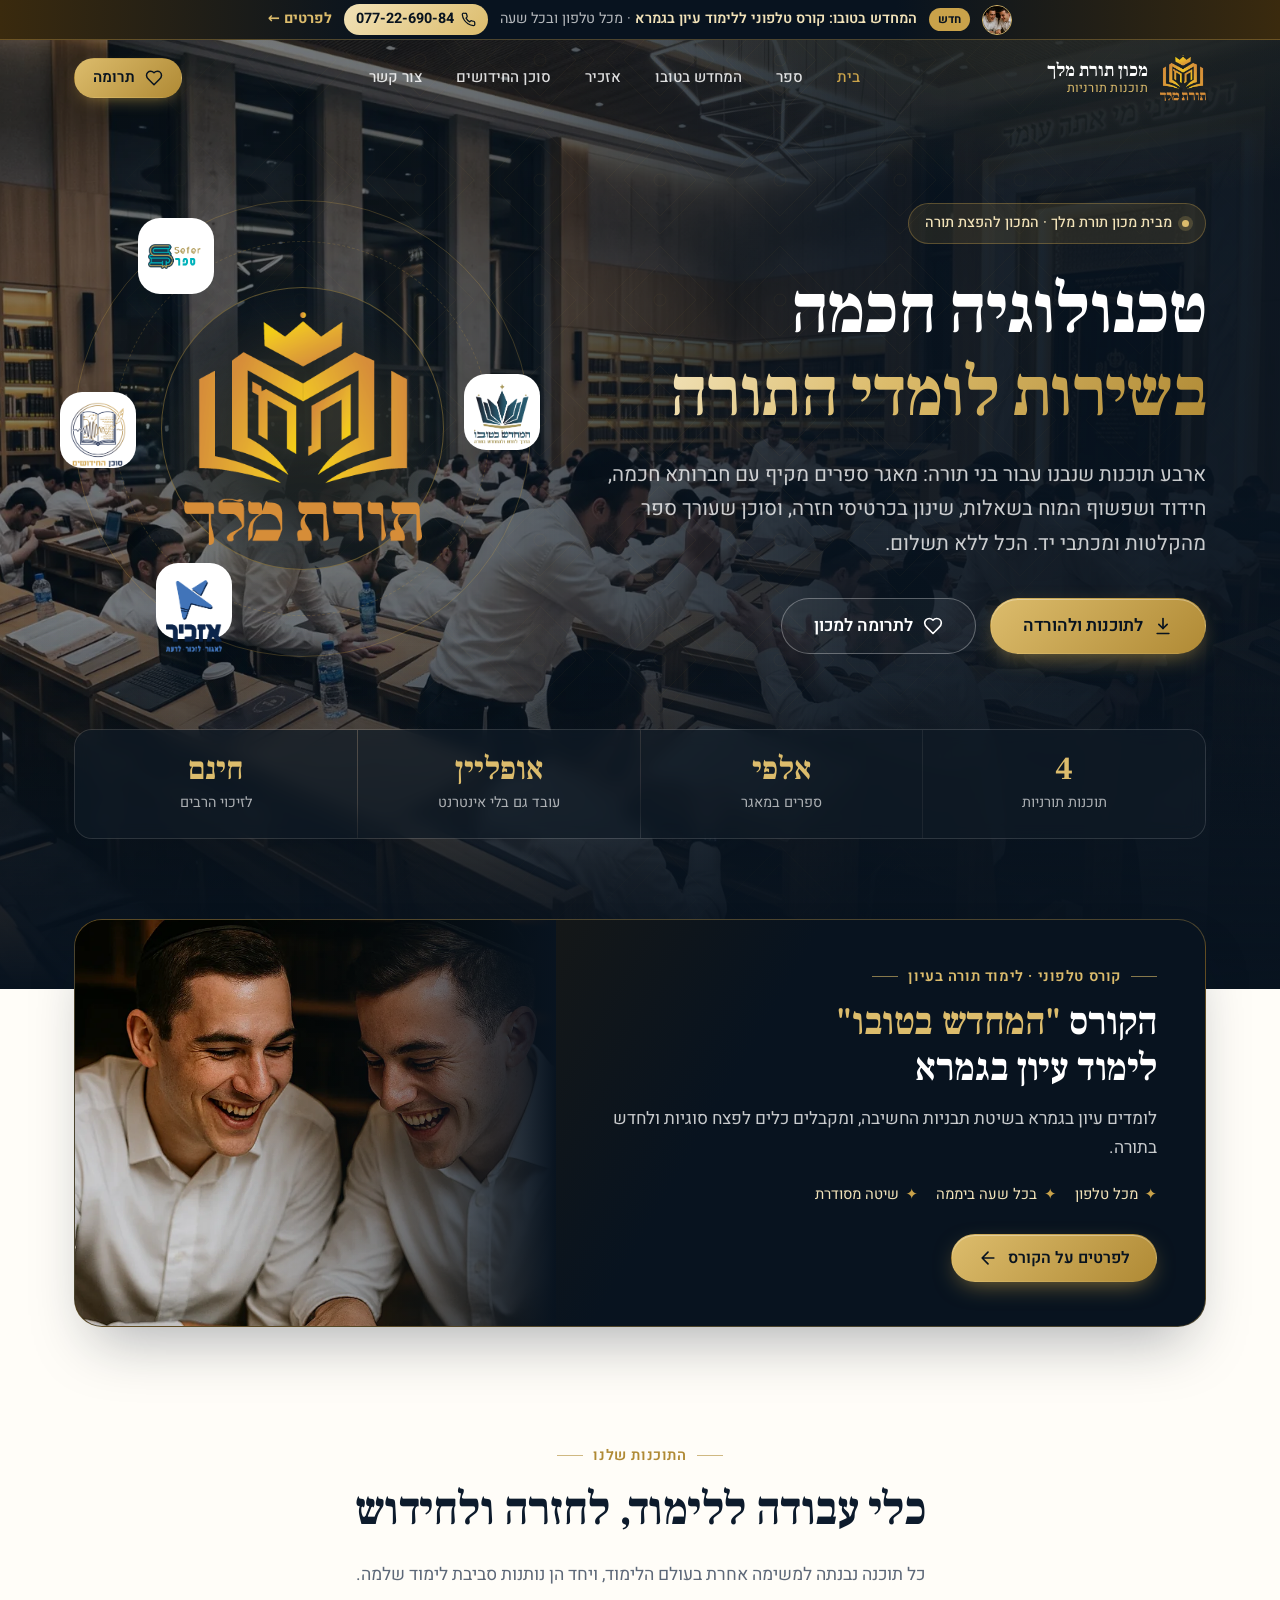
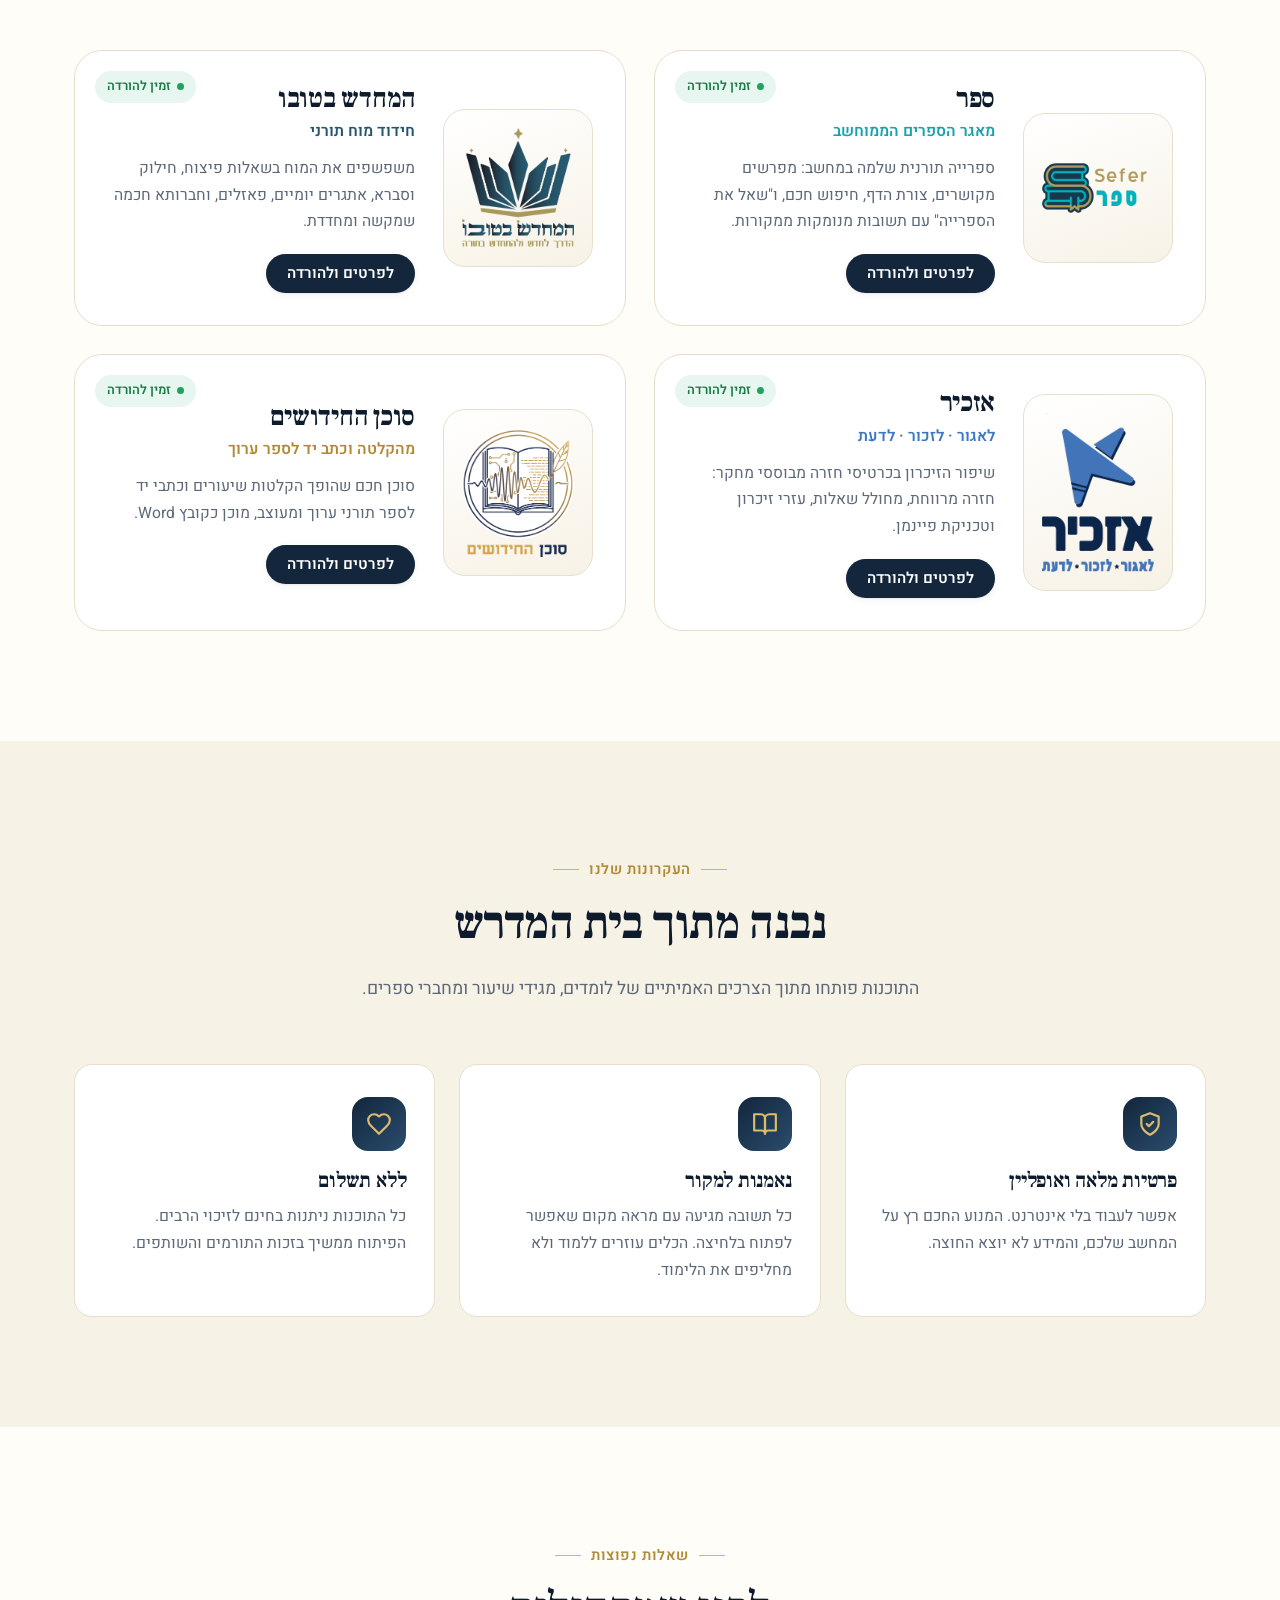
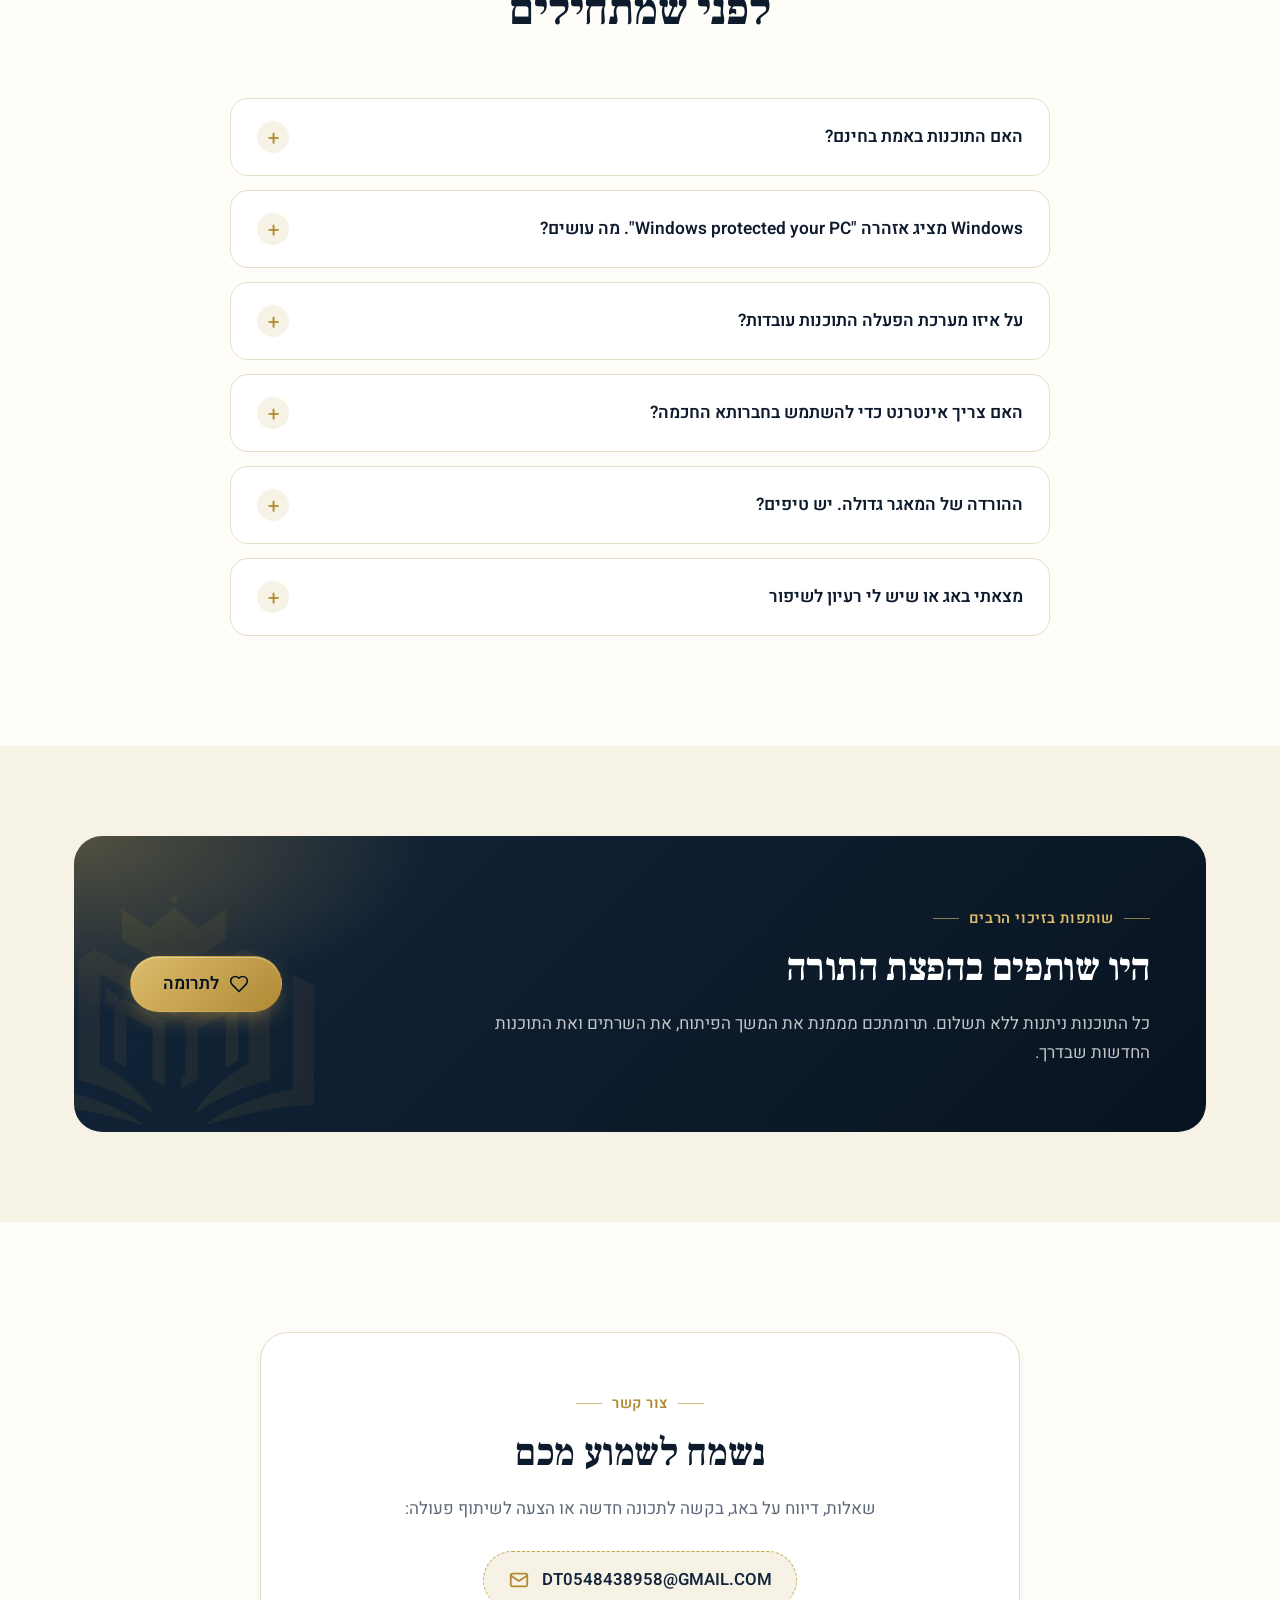
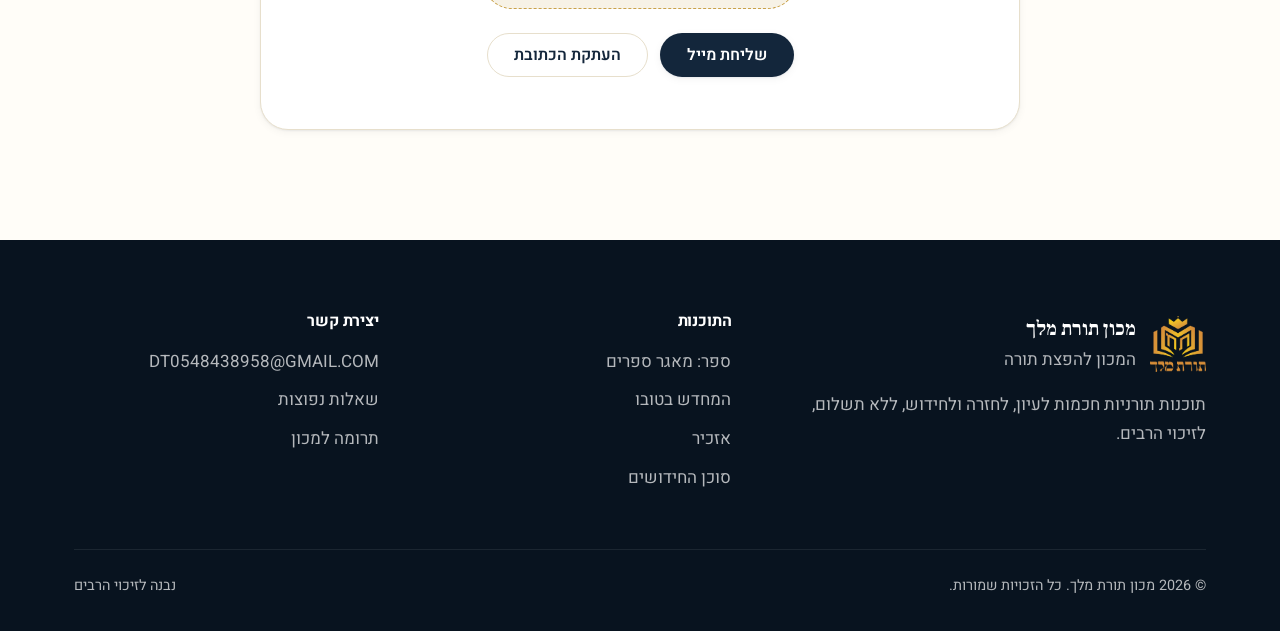
<file: index.html>
<!doctype html>
<html lang="he" dir="rtl">
<head>
  <meta charset="utf-8">
  <meta name="viewport" content="width=device-width, initial-scale=1">
  <title>תוכנות מבית מכון תורת מלך</title>
  <meta name="description" content="תוכנות תורניות חכמות מבית מכון תורת מלך: ספר (מאגר ספרים), המחדש בטובו (חידוד מוח תורני), אזכיר (שיפור הזיכרון) וסוכן החידושים. הורדה ללא תשלום.">
  <meta name="theme-color" content="#0d1b2c">
  <meta property="og:title" content="תוכנות מבית מכון תורת מלך">
  <meta property="og:description" content="תוכנות תורניות חכמות לעיון, לחזרה ולחידוש. הורדה ללא תשלום.">
  <meta property="og:image" content="assets/logos/torat-melech.png">
  <link rel="icon" href="favicon.png" type="image/png">
  <link rel="preconnect" href="https://fonts.googleapis.com">
  <link rel="preconnect" href="https://fonts.gstatic.com" crossorigin>
  <link href="https://fonts.googleapis.com/css2?family=Frank+Ruhl+Libre:wght@500;700;900&family=Heebo:wght@400;500;600;700&display=swap" rel="stylesheet">
  <link rel="stylesheet" href="assets/css/style.css?v=">
</head>
<body data-page="home" data-header="dark">
  <a class="skip-link" href="#main">דילוג לתוכן</a>
  <header id="site-header"></header>

  <main id="main">
    <!-- ===== Hero ===== -->
    <section class="hero">
      <div class="container">
        <div class="hero-grid">
          <div>
            <span class="eyebrow"><span class="dot"></span>מבית מכון תורת מלך · המכון להפצת תורה</span>
            <h1>טכנולוגיה חכמה<br><span class="gold">בשירות לומדי התורה</span></h1>
            <p class="lead">ארבע תוכנות שנבנו עבור בני תורה: מאגר ספרים מקיף עם חברותא חכמה, חידוד ושפשוף המוח בשאלות, שינון בכרטיסי חזרה, וסוכן שעורך ספר מהקלטות ומכתבי יד. הכל ללא תשלום.</p>
            <div class="hero-cta">
              <a class="btn btn-gold btn-lg" href="#programs">
                <svg viewBox="0 0 24 24" fill="none" stroke="currentColor" stroke-width="2" stroke-linecap="round" stroke-linejoin="round" aria-hidden="true"><path d="M12 3v12"/><path d="m7 10 5 5 5-5"/><path d="M5 21h14"/></svg>
                <span>לתוכנות ולהורדה</span>
              </a>
              <button type="button" class="btn btn-ghost-light btn-lg" data-donate>
                <svg viewBox="0 0 24 24" fill="none" stroke="currentColor" stroke-width="2" stroke-linecap="round" stroke-linejoin="round" aria-hidden="true"><path d="M19 14c1.49-1.46 3-3.21 3-5.5A5.5 5.5 0 0 0 16.5 3c-1.76 0-3 .5-4.5 2-1.5-1.5-2.74-2-4.5-2A5.5 5.5 0 0 0 2 8.5c0 2.3 1.5 4.05 3 5.5l7 7Z"/></svg>
                <span>לתרומה למכון</span>
              </button>
            </div>
          </div>

          <div class="hero-emblem" aria-hidden="true">
            <span class="ring"></span><span class="ring"></span><span class="ring"></span>
            <img src="assets/logos/torat-melech.png" alt="">
            <a class="orbit o1" href="sefer.html" tabindex="-1"><img src="assets/logos/sefer.png" alt=""></a>
            <a class="orbit o2" href="hamechadesh.html" tabindex="-1"><img src="assets/logos/hamechadesh.png" alt=""></a>
            <a class="orbit o3" href="azkir.html" tabindex="-1"><img src="assets/logos/azkir.png" alt=""></a>
            <a class="orbit o4" href="sochen.html" tabindex="-1"><img src="assets/logos/sochen.png" alt=""></a>
          </div>
        </div>

        <div class="hero-stats">
          <div><strong>4</strong><span>תוכנות תורניות</span></div>
          <div><strong>אלפי</strong><span>ספרים במאגר</span></div>
          <div><strong>אופליין</strong><span>עובד גם בלי אינטרנט</span></div>
          <div><strong>חינם</strong><span>לזיכוי הרבים</span></div>
        </div>
      </div>
    </section>

    <!-- ===== פרסומת לקורס ===== -->
    <section class="course-section" aria-label="הקורס הטלפוני המחדש בטובו">
      <div class="container">
        <a class="course-banner reveal" href="https://hamachadsh-betuvo.netlify.app/" target="_blank" rel="noopener">
          <div class="content">
            <span class="kicker">קורס טלפוני · לימוד תורה בעיון</span>
            <h2>הקורס <span class="gold">"המחדש בטובו"</span><br>לימוד עיון בגמרא</h2>
            <p>לומדים עיון בגמרא בשיטת תבניות החשיבה, ומקבלים כלים לפצח סוגיות ולחדש בתורה.</p>
            <ul class="perks">
              <li>מכל טלפון</li>
              <li>בכל שעה ביממה</li>
              <li>שיטה מסודרת</li>
            </ul>
            <span class="btn btn-gold">
              <span>לפרטים על הקורס</span>
              <svg viewBox="0 0 24 24" fill="none" stroke="currentColor" stroke-width="2" stroke-linecap="round" stroke-linejoin="round" aria-hidden="true"><path d="M19 12H5M12 19l-7-7 7-7"/></svg>
            </span>
          </div>
          <div class="photo"><img src="assets/img/course.webp" alt="שני בחורי ישיבה לומדים יחד בגמרא" loading="lazy" width="800" height="1200"></div>
        </a>
      </div>
    </section>

    <!-- ===== התוכנות ===== -->
    <section class="section" id="programs" style="padding-top:90px">
      <div class="container">
        <div class="section-head reveal">
          <span class="kicker">התוכנות שלנו</span>
          <h2>כלי עבודה ללימוד, לחזרה ולחידוש</h2>
          <p>כל תוכנה נבנתה למשימה אחרת בעולם הלימוד, ויחד הן נותנות סביבת לימוד שלמה.</p>
        </div>

        <div class="products">
          <article class="product-card sefer reveal">
            <span class="badge badge-live">זמין להורדה</span>
            <div class="logo-box"><img src="assets/logos/sefer.png" alt="לוגו תוכנת ספר"></div>
            <div>
              <h3>ספר</h3>
              <div class="tagline">מאגר הספרים הממוחשב</div>
              <p class="desc">ספרייה תורנית שלמה במחשב: מפרשים מקושרים, צורת הדף, חיפוש חכם, ו"שאל את הספרייה" עם תשובות מנומקות ממקורות.</p>
              <div class="card-actions">
                <a class="btn btn-navy" href="sefer.html">לפרטים ולהורדה</a>
              </div>
            </div>
          </article>

          <article class="product-card mechadesh reveal reveal-delay-1">
            <span class="badge badge-live">זמין להורדה</span>
            <div class="logo-box"><img src="assets/logos/hamechadesh.png" alt="לוגו המחדש בטובו"></div>
            <div>
              <h3>המחדש בטובו</h3>
              <div class="tagline">חידוד מוח תורני</div>
              <p class="desc">משפשפים את המוח בשאלות פיצוח, חילוק וסברא, אתגרים יומיים, פאזלים, וחברותא חכמה שמקשה ומחדדת.</p>
              <div class="card-actions">
                <a class="btn btn-navy" href="hamechadesh.html">לפרטים ולהורדה</a>
              </div>
            </div>
          </article>

          <article class="product-card azkir reveal">
            <span class="badge badge-live">זמין להורדה</span>
            <div class="logo-box"><img src="assets/logos/azkir.png" alt="לוגו אזכיר"></div>
            <div>
              <h3>אזכיר</h3>
              <div class="tagline">לאגור · לזכור · לדעת</div>
              <p class="desc">שיפור הזיכרון בכרטיסי חזרה מבוססי מחקר: חזרה מרווחת, מחולל שאלות, עזרי זיכרון וטכניקת פיינמן.</p>
              <div class="card-actions">
                <a class="btn btn-navy" href="azkir.html">לפרטים ולהורדה</a>
              </div>
            </div>
          </article>

          <article class="product-card sochen reveal reveal-delay-1">
            <span class="badge badge-live">זמין להורדה</span>
            <div class="logo-box"><img src="assets/logos/sochen.png" alt="לוגו סוכן החידושים"></div>
            <div>
              <h3>סוכן החידושים</h3>
              <div class="tagline">מהקלטה וכתב יד לספר ערוך</div>
              <p class="desc">סוכן חכם שהופך הקלטות שיעורים וכתבי יד לספר תורני ערוך ומעוצב, מוכן כקובץ Word.</p>
              <div class="card-actions">
                <a class="btn btn-navy" href="sochen.html">לפרטים ולהורדה</a>
              </div>
            </div>
          </article>
        </div>
      </div>
    </section>

    <!-- ===== למה אנחנו ===== -->
    <section class="section section-alt">
      <div class="container">
        <div class="section-head reveal">
          <span class="kicker">העקרונות שלנו</span>
          <h2>נבנה מתוך בית המדרש</h2>
          <p>התוכנות פותחו מתוך הצרכים האמיתיים של לומדים, מגידי שיעור ומחברי ספרים.</p>
        </div>
        <div class="values">
          <div class="value reveal">
            <div class="icon"><svg viewBox="0 0 24 24" fill="none" stroke="currentColor" stroke-width="2" stroke-linecap="round" stroke-linejoin="round" aria-hidden="true"><path d="M12 22s8-4 8-10V5l-8-3-8 3v7c0 6 8 10 8 10Z"/><path d="m9 12 2 2 4-4"/></svg></div>
            <h3>פרטיות מלאה ואופליין</h3>
            <p>אפשר לעבוד בלי אינטרנט. המנוע החכם רץ על המחשב שלכם, והמידע לא יוצא החוצה.</p>
          </div>
          <div class="value reveal reveal-delay-1">
            <div class="icon"><svg viewBox="0 0 24 24" fill="none" stroke="currentColor" stroke-width="2" stroke-linecap="round" stroke-linejoin="round" aria-hidden="true"><path d="M2 3h6a4 4 0 0 1 4 4v14a3 3 0 0 0-3-3H2z"/><path d="M22 3h-6a4 4 0 0 0-4 4v14a3 3 0 0 1 3-3h7z"/></svg></div>
            <h3>נאמנות למקור</h3>
            <p>כל תשובה מגיעה עם מראה מקום שאפשר לפתוח בלחיצה. הכלים עוזרים ללמוד ולא מחליפים את הלימוד.</p>
          </div>
          <div class="value reveal reveal-delay-2">
            <div class="icon"><svg viewBox="0 0 24 24" fill="none" stroke="currentColor" stroke-width="2" stroke-linecap="round" stroke-linejoin="round" aria-hidden="true"><path d="M19 14c1.49-1.46 3-3.21 3-5.5A5.5 5.5 0 0 0 16.5 3c-1.76 0-3 .5-4.5 2-1.5-1.5-2.74-2-4.5-2A5.5 5.5 0 0 0 2 8.5c0 2.3 1.5 4.05 3 5.5l7 7Z"/></svg></div>
            <h3>ללא תשלום</h3>
            <p>כל התוכנות ניתנות בחינם לזיכוי הרבים. הפיתוח ממשיך בזכות התורמים והשותפים.</p>
          </div>
        </div>
      </div>
    </section>

    <!-- ===== שאלות נפוצות ===== -->
    <section class="section" id="faq">
      <div class="container">
        <div class="section-head reveal">
          <span class="kicker">שאלות נפוצות</span>
          <h2>לפני שמתחילים</h2>
        </div>
        <div class="faq reveal">
          <details>
            <summary>האם התוכנות באמת בחינם?</summary>
            <div class="answer"><p>כן. כל התוכנות ניתנות להורדה ולשימוש ללא תשלום. מי שרוצה לסייע בהמשך הפיתוח מוזמן <a href="#" data-donate style="color:var(--gold-600);font-weight:600">לתרום למכון</a>.</p></div>
          </details>
          <details>
            <summary>Windows מציג אזהרה "Windows protected your PC". מה עושים?</summary>
            <div class="answer">
              <p>זו הודעה רגילה שמופיעה בתוכנות חדשות שאין להן עדיין חתימה דיגיטלית מסחרית. לחצו על <strong>"מידע נוסף"</strong> (More info) ואחר כך על <strong>"הפעל בכל זאת"</strong> (Run anyway).</p>
            </div>
          </details>
          <details>
            <summary>על איזו מערכת הפעלה התוכנות עובדות?</summary>
            <div class="answer"><p>התוכנות מיועדות ל-Windows 10 ו-Windows 11 (64 ביט). בתוכנת ספר המאגר המלא תופס כמה עשרות ג'יגה, ולכן מומלץ כונן עם מספיק מקום פנוי.</p></div>
          </details>
          <details>
            <summary>האם צריך אינטרנט כדי להשתמש בחברותא החכמה?</summary>
            <div class="answer"><p>לא חובה. אפשר לעבוד במצב <strong>אופליין</strong> עם מנוע מקומי שרץ על המחשב, או במצב <strong>אונליין</strong> עם מפתח חינמי מגוגל, שנותן תשובות מפורטות יותר.</p></div>
          </details>
          <details>
            <summary>ההורדה של המאגר גדולה. יש טיפים?</summary>
            <div class="answer"><p>בתוכנת ספר אפשר להוריד את המאגר המלא בקובץ אחד (כ-15 ג'יגה להורדה), או בשני חלקים: ספרי טקסט (כ-9 ג'יגה), ובנפרד ספרי PDF סרוקים, שהם לא חובה. מומלץ להוריד בחיבור יציב.</p></div>
          </details>
          <details>
            <summary>מצאתי באג או שיש לי רעיון לשיפור</summary>
            <div class="answer"><p>נשמח לשמוע! כתבו לנו ל-<a data-mailto="" style="color:var(--gold-600);font-weight:600;direction:ltr;display:inline-block" data-email></a>. בנושא המייל כתבו את שם התוכנה, ואם אפשר, צרפו צילום מסך.</p></div>
          </details>
        </div>
      </div>
    </section>

    <!-- ===== תרומה ===== -->
    <section class="section section-alt" id="donate" style="padding-block:90px">
      <div class="container">
        <div class="donate-band reveal">
          <div>
            <span class="kicker" style="color:var(--gold-400)">שותפות בזיכוי הרבים</span>
            <h2>היו שותפים בהפצת התורה</h2>
            <p>כל התוכנות ניתנות ללא תשלום. תרומתכם מממנת את המשך הפיתוח, את השרתים ואת התוכנות החדשות שבדרך.</p>
          </div>
          <button type="button" class="btn btn-gold btn-lg" data-donate>
            <svg viewBox="0 0 24 24" fill="none" stroke="currentColor" stroke-width="2" stroke-linecap="round" stroke-linejoin="round" aria-hidden="true"><path d="M19 14c1.49-1.46 3-3.21 3-5.5A5.5 5.5 0 0 0 16.5 3c-1.76 0-3 .5-4.5 2-1.5-1.5-2.74-2-4.5-2A5.5 5.5 0 0 0 2 8.5c0 2.3 1.5 4.05 3 5.5l7 7Z"/></svg>
            <span>לתרומה</span>
          </button>
        </div>
      </div>
    </section>

    <!-- ===== צור קשר ===== -->
    <section class="section" id="contact">
      <div class="container">
        <div class="contact-card reveal">
          <span class="kicker">צור קשר</span>
          <h2 style="color:var(--navy-900);font-size:clamp(1.8rem,3vw,2.4rem)">נשמח לשמוע מכם</h2>
          <p style="color:var(--muted)">שאלות, דיווח על באג, בקשה לתכונה חדשה או הצעה לשיתוף פעולה:</p>
          <div class="mail">
            <svg viewBox="0 0 24 24" fill="none" stroke="currentColor" stroke-width="2" stroke-linecap="round" stroke-linejoin="round" aria-hidden="true"><rect x="3" y="5" width="18" height="14" rx="2"/><path d="m3 7 9 6 9-6"/></svg>
            <span data-email></span>
          </div>
          <div class="contact-actions">
            <a class="btn btn-navy" data-mailto="פנייה מאתר התוכנות">שליחת מייל</a>
            <button type="button" class="btn btn-outline" data-copy-email>העתקת הכתובת</button>
          </div>
        </div>
      </div>
    </section>
  </main>

  <footer id="site-footer"></footer>
  <script src="assets/js/config.js?v="></script>
  <script src="assets/js/main.js?v="></script>
</body>
</html>
</file>
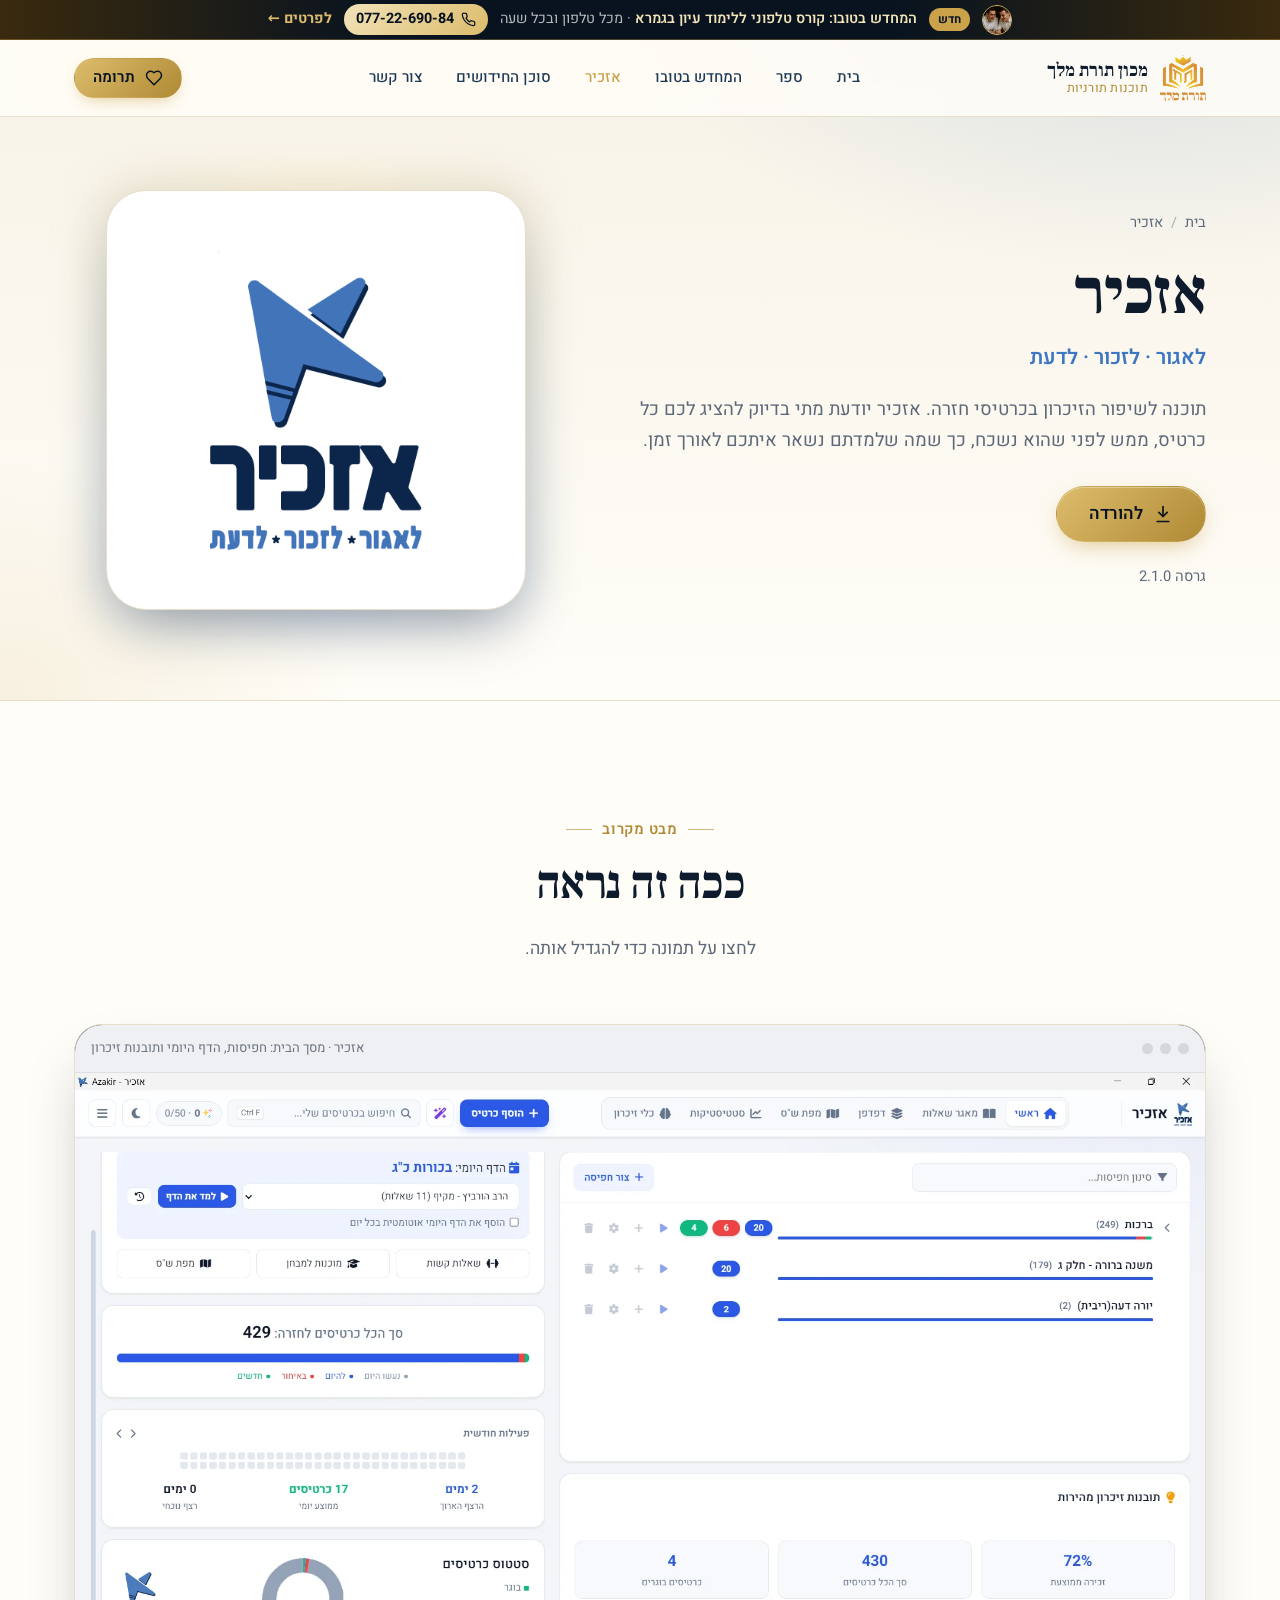
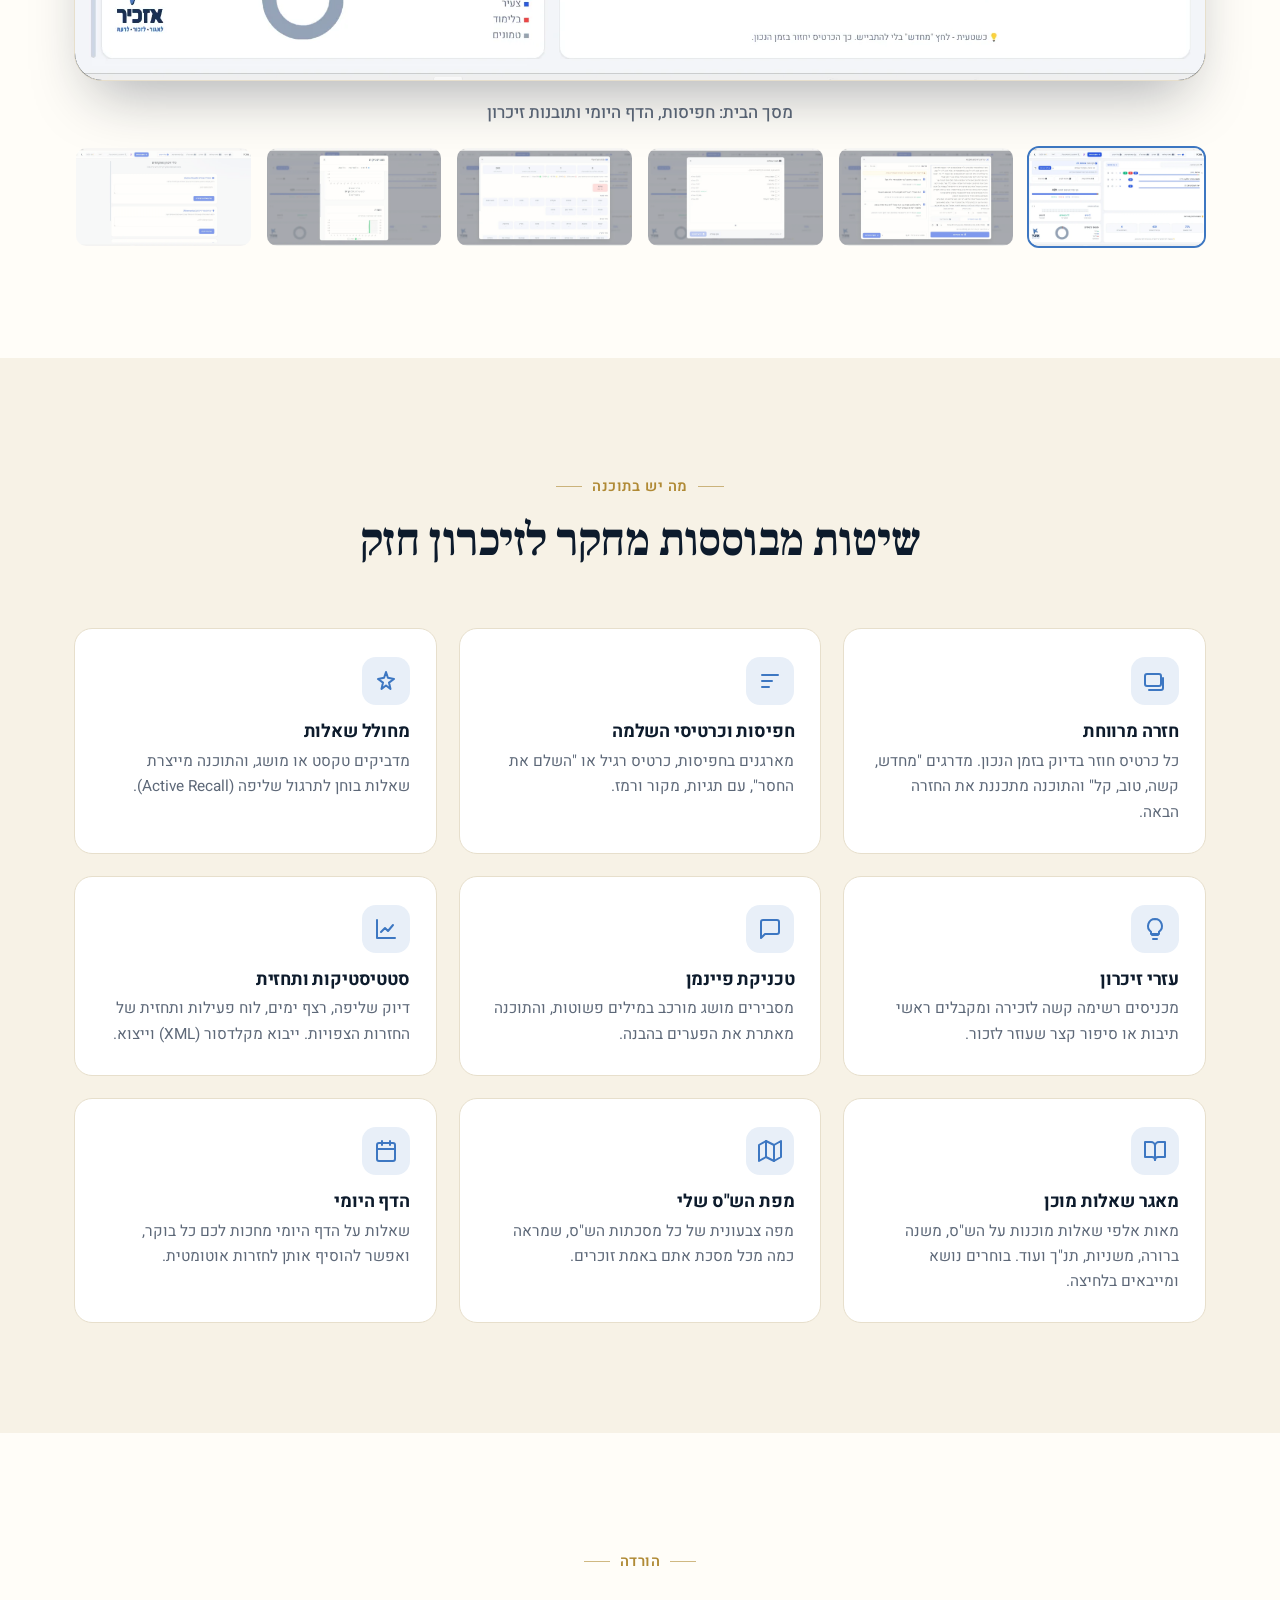
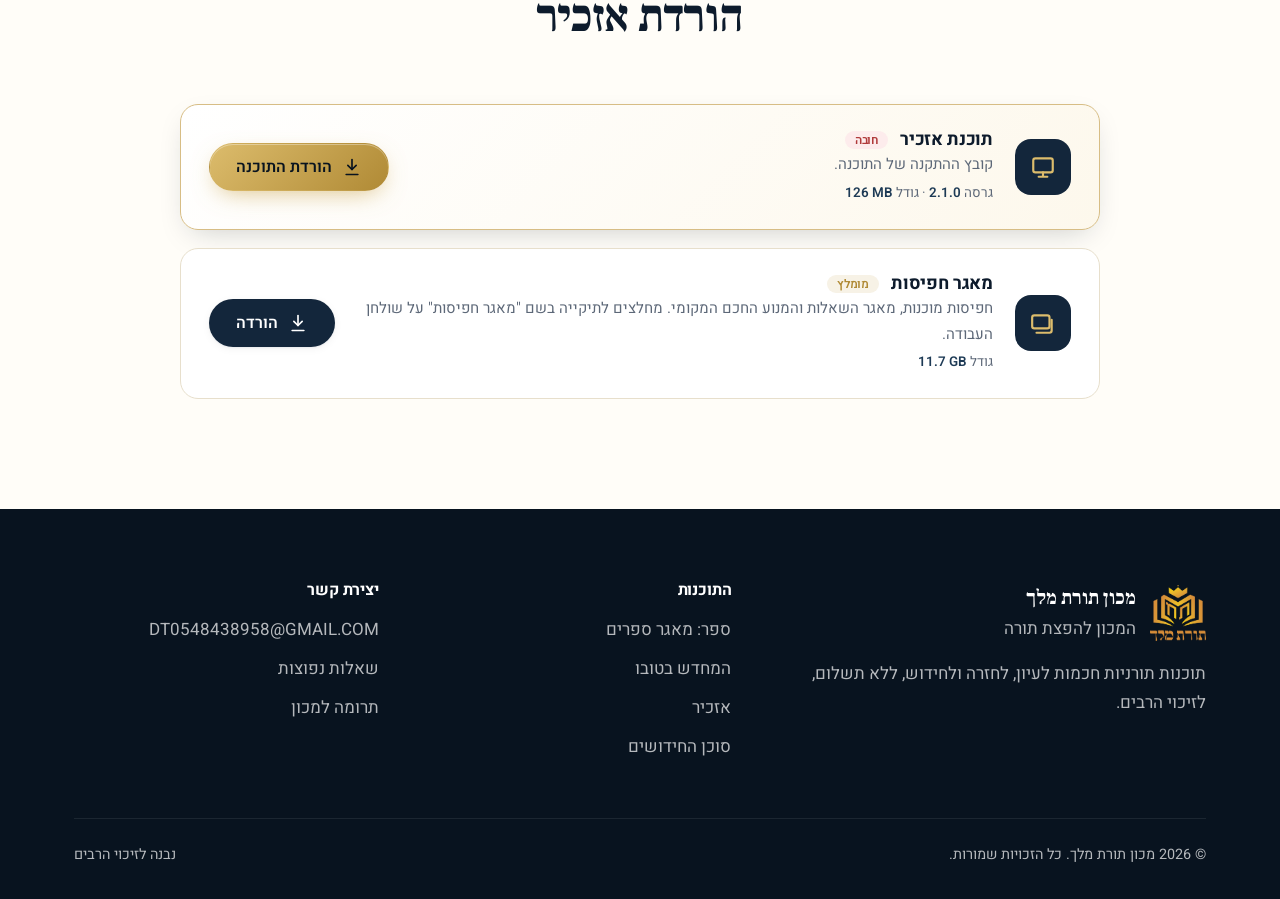
<file: azkir.html>
<!doctype html>
<html lang="he" dir="rtl">
<head>
  <meta charset="utf-8">
  <meta name="viewport" content="width=device-width, initial-scale=1">
  <title>אזכיר: שיפור הזיכרון | מכון תורת מלך</title>
  <meta name="description" content="אזכיר: תוכנה לשיפור הזיכרון בכרטיסי חזרה מבוססי מחקר. חזרה מרווחת, מחולל שאלות, עזרי זיכרון וטכניקת פיינמן.">
  <meta name="theme-color" content="#0d1b2c">
  <link rel="icon" href="favicon.png" type="image/png">
  <link rel="preconnect" href="https://fonts.googleapis.com">
  <link rel="preconnect" href="https://fonts.gstatic.com" crossorigin>
  <link href="https://fonts.googleapis.com/css2?family=Frank+Ruhl+Libre:wght@500;700;900&family=Heebo:wght@400;500;600;700&display=swap" rel="stylesheet">
  <link rel="stylesheet" href="assets/css/style.css?v=">
</head>
<body data-page="azkir" data-header="light" class="theme-azkir">
  <a class="skip-link" href="#main">דילוג לתוכן</a>
  <header id="site-header"></header>

  <main id="main">
    <section class="product-hero azkir">
      <div class="container product-hero-grid">
        <div>
          <nav class="breadcrumbs" aria-label="פירורי לחם"><a href="index.html">בית</a><span>/</span>אזכיר</nav>
          <h1>אזכיר</h1>
          <div class="tagline">לאגור · לזכור · לדעת</div>
          <p class="lead">תוכנה לשיפור הזיכרון בכרטיסי חזרה. אזכיר יודעת מתי בדיוק להציג לכם כל כרטיס, ממש לפני שהוא נשכח, כך שמה שלמדתם נשאר איתכם לאורך זמן.</p>
          <div class="hero-cta">
            <a class="btn btn-gold btn-lg" href="#download">
              <svg viewBox="0 0 24 24" fill="none" stroke="currentColor" stroke-width="2" stroke-linecap="round" stroke-linejoin="round" aria-hidden="true"><path d="M12 3v12"/><path d="m7 10 5 5 5-5"/><path d="M5 21h14"/></svg>
              <span>להורדה</span>
            </a>
          </div>
          <div class="meta"><span>גרסה 2.1.0</span></div>
        </div>
        <div class="product-logo-stage"><img src="assets/logos/azkir.png" alt="לוגו אזכיר"></div>
      </div>
    </section>

    <!-- גלריה -->
    <section class="section" id="gallery">
      <div class="container">
        <div class="section-head reveal">
          <span class="kicker">מבט מקרוב</span>
          <h2>ככה זה נראה</h2>
          <p>לחצו על תמונה כדי להגדיל אותה.</p>
        </div>
        <div class="reveal" data-gallery="אזכיר">
          <div class="gallery-main">
            <div class="chrome"><i></i><i></i><i></i><span>אזכיר</span></div>
            <button type="button" class="view" aria-label="הגדלת צילום המסך">
              <img src="assets/img/azkir/shot-2.webp" alt="" width="1920" height="1032">
            </button>
          </div>
          <p class="gallery-caption" aria-live="polite"></p>
          <div class="gallery-thumbs" style="--cols:6;--cols-sm:3">
            <button type="button" data-full="assets/img/azkir/shot-2.webp" data-caption="מסך הבית: חפיסות, הדף היומי ותובנות זיכרון"><img src="assets/img/azkir/shot-2-sm.webp" alt="מסך הבית: חפיסות, הדף היומי ותובנות זיכרון" loading="lazy"></button>
            <button type="button" data-full="assets/img/azkir/shot-1.webp" data-caption="יצירת כרטיסים מטקסט בלחיצה"><img src="assets/img/azkir/shot-1-sm.webp" alt="יצירת כרטיסים מטקסט בלחיצה" loading="lazy"></button>
            <button type="button" data-full="assets/img/azkir/shot-5.webp" data-caption="מאגר שאלות מוכן: ש&quot;ס, משנה ברורה ועוד"><img src="assets/img/azkir/shot-5-sm.webp" alt="מאגר שאלות מוכן: ש&quot;ס, משנה ברורה ועוד" loading="lazy"></button>
            <button type="button" data-full="assets/img/azkir/shot-4.webp" data-caption="מפת הש&quot;ס שלי: כמה מכל מסכת אתם זוכרים"><img src="assets/img/azkir/shot-4-sm.webp" alt="מפת הש&quot;ס שלי: כמה מכל מסכת אתם זוכרים" loading="lazy"></button>
            <button type="button" data-full="assets/img/azkir/shot-3.webp" data-caption="סטטיסטיקות ותחזית חזרות"><img src="assets/img/azkir/shot-3-sm.webp" alt="סטטיסטיקות ותחזית חזרות" loading="lazy"></button>
            <button type="button" data-full="assets/img/azkir/shot-6.webp" data-caption="כלי זיכרון מתקדמים"><img src="assets/img/azkir/shot-6-sm.webp" alt="כלי זיכרון מתקדמים" loading="lazy"></button>
          </div>
        </div>
      </div>
    </section>

    <section class="section section-alt">
      <div class="container">
        <div class="section-head reveal">
          <span class="kicker">מה יש בתוכנה</span>
          <h2>שיטות מבוססות מחקר לזיכרון חזק</h2>
        </div>
        <div class="features">
          <div class="feature reveal">
            <div class="icon"><svg viewBox="0 0 24 24" fill="none" stroke="currentColor" stroke-width="2" stroke-linecap="round" stroke-linejoin="round" aria-hidden="true"><rect x="2" y="5" width="16" height="12" rx="2"/><path d="M6 21h12a2 2 0 0 0 2-2V9"/></svg></div>
            <h3>חזרה מרווחת</h3>
            <p>כל כרטיס חוזר בדיוק בזמן הנכון. מדרגים "מחדש, קשה, טוב, קל" והתוכנה מתכננת את החזרה הבאה.</p>
          </div>
          <div class="feature reveal reveal-delay-1">
            <div class="icon"><svg viewBox="0 0 24 24" fill="none" stroke="currentColor" stroke-width="2" stroke-linecap="round" stroke-linejoin="round" aria-hidden="true"><path d="M4 6h16M4 12h10M4 18h7"/></svg></div>
            <h3>חפיסות וכרטיסי השלמה</h3>
            <p>מארגנים בחפיסות, כרטיס רגיל או "השלם את החסר", עם תגיות, מקור ורמז.</p>
          </div>
          <div class="feature reveal reveal-delay-2">
            <div class="icon"><svg viewBox="0 0 24 24" fill="none" stroke="currentColor" stroke-width="2" stroke-linecap="round" stroke-linejoin="round" aria-hidden="true"><path d="M12 3l1.9 5.8L20 10l-5 3.6L16.5 20 12 16.5 7.5 20 9 13.6 4 10l6.1-1.2z"/></svg></div>
            <h3>מחולל שאלות</h3>
            <p>מדביקים טקסט או מושג, והתוכנה מייצרת שאלות בוחן לתרגול שליפה (Active Recall).</p>
          </div>
          <div class="feature reveal">
            <div class="icon"><svg viewBox="0 0 24 24" fill="none" stroke="currentColor" stroke-width="2" stroke-linecap="round" stroke-linejoin="round" aria-hidden="true"><path d="M9 18h6M10 22h4M12 2a7 7 0 0 0-4 12.7V17h8v-2.3A7 7 0 0 0 12 2z"/></svg></div>
            <h3>עזרי זיכרון</h3>
            <p>מכניסים רשימה קשה לזכירה ומקבלים ראשי תיבות או סיפור קצר שעוזר לזכור.</p>
          </div>
          <div class="feature reveal reveal-delay-1">
            <div class="icon"><svg viewBox="0 0 24 24" fill="none" stroke="currentColor" stroke-width="2" stroke-linecap="round" stroke-linejoin="round" aria-hidden="true"><path d="M21 15a2 2 0 0 1-2 2H7l-4 4V5a2 2 0 0 1 2-2h14a2 2 0 0 1 2 2z"/></svg></div>
            <h3>טכניקת פיינמן</h3>
            <p>מסבירים מושג מורכב במילים פשוטות, והתוכנה מאתרת את הפערים בהבנה.</p>
          </div>
          <div class="feature reveal reveal-delay-2">
            <div class="icon"><svg viewBox="0 0 24 24" fill="none" stroke="currentColor" stroke-width="2" stroke-linecap="round" stroke-linejoin="round" aria-hidden="true"><path d="M3 3v18h18"/><path d="m7 15 4-4 3 3 5-6"/></svg></div>
            <h3>סטטיסטיקות ותחזית</h3>
            <p>דיוק שליפה, רצף ימים, לוח פעילות ותחזית של החזרות הצפויות. ייבוא מקלדסור (XML) וייצוא.</p>
          </div>
          <div class="feature reveal">
            <div class="icon"><svg viewBox="0 0 24 24" fill="none" stroke="currentColor" stroke-width="2" stroke-linecap="round" stroke-linejoin="round" aria-hidden="true"><path d="M2 3h6a4 4 0 0 1 4 4v14a3 3 0 0 0-3-3H2z"/><path d="M22 3h-6a4 4 0 0 0-4 4v14a3 3 0 0 1 3-3h7z"/></svg></div>
            <h3>מאגר שאלות מוכן</h3>
            <p>מאות אלפי שאלות מוכנות על הש"ס, משנה ברורה, משניות, תנ"ך ועוד. בוחרים נושא ומייבאים בלחיצה.</p>
          </div>
          <div class="feature reveal reveal-delay-1">
            <div class="icon"><svg viewBox="0 0 24 24" fill="none" stroke="currentColor" stroke-width="2" stroke-linecap="round" stroke-linejoin="round" aria-hidden="true"><path d="M1 6v16l7-4 8 4 7-4V2l-7 4-8-4-7 4z"/><path d="M8 2v16M16 6v16"/></svg></div>
            <h3>מפת הש"ס שלי</h3>
            <p>מפה צבעונית של כל מסכתות הש"ס, שמראה כמה מכל מסכת אתם באמת זוכרים.</p>
          </div>
          <div class="feature reveal reveal-delay-2">
            <div class="icon"><svg viewBox="0 0 24 24" fill="none" stroke="currentColor" stroke-width="2" stroke-linecap="round" stroke-linejoin="round" aria-hidden="true"><rect x="3" y="4" width="18" height="18" rx="2"/><path d="M16 2v4M8 2v4M3 10h18"/></svg></div>
            <h3>הדף היומי</h3>
            <p>שאלות על הדף היומי מחכות לכם כל בוקר, ואפשר להוסיף אותן לחזרות אוטומטית.</p>
          </div>

        </div>
      </div>
    </section>

    <section class="section" id="download">
      <div class="container">
        <div class="section-head reveal"><span class="kicker">הורדה</span><h2>הורדת אזכיר</h2></div>
        <div class="downloads reveal" style="max-width:920px;margin-inline:auto">
          <div class="download-item primary"><div class="file-icon"><svg viewBox="0 0 24 24" fill="none" stroke="currentColor" stroke-width="2" stroke-linecap="round" stroke-linejoin="round" aria-hidden="true"><rect x="3" y="4" width="18" height="13" rx="2"/><path d="M8 21h8M12 17v4"/></svg></div><div><h3>תוכנת אזכיר <span class="tag required">חובה</span></h3><p>קובץ ההתקנה של התוכנה.</p><div class="file-meta" data-download-meta="azkir-installer"></div></div><a class="btn btn-gold" data-download="azkir-installer" data-label="הורדת התוכנה"></a></div>
          <div class="download-item"><div class="file-icon"><svg viewBox="0 0 24 24" fill="none" stroke="currentColor" stroke-width="2" stroke-linecap="round" stroke-linejoin="round" aria-hidden="true"><rect x="2" y="5" width="16" height="12" rx="2"/><path d="M6 21h12a2 2 0 0 0 2-2V9"/></svg></div><div><h3>מאגר חפיסות <span class="tag">מומלץ</span></h3><p>חפיסות מוכנות, מאגר השאלות והמנוע החכם המקומי. מחלצים לתיקייה בשם "מאגר חפיסות" על שולחן העבודה.</p><div class="file-meta" data-download-meta="azkir-decks"></div></div><a class="btn btn-navy" data-download="azkir-decks"></a></div>
        </div>
      </div>
    </section>
  </main>

  <footer id="site-footer"></footer>
  <script src="assets/js/config.js?v="></script>
  <script src="assets/js/main.js?v="></script>
</body>
</html>
</file>
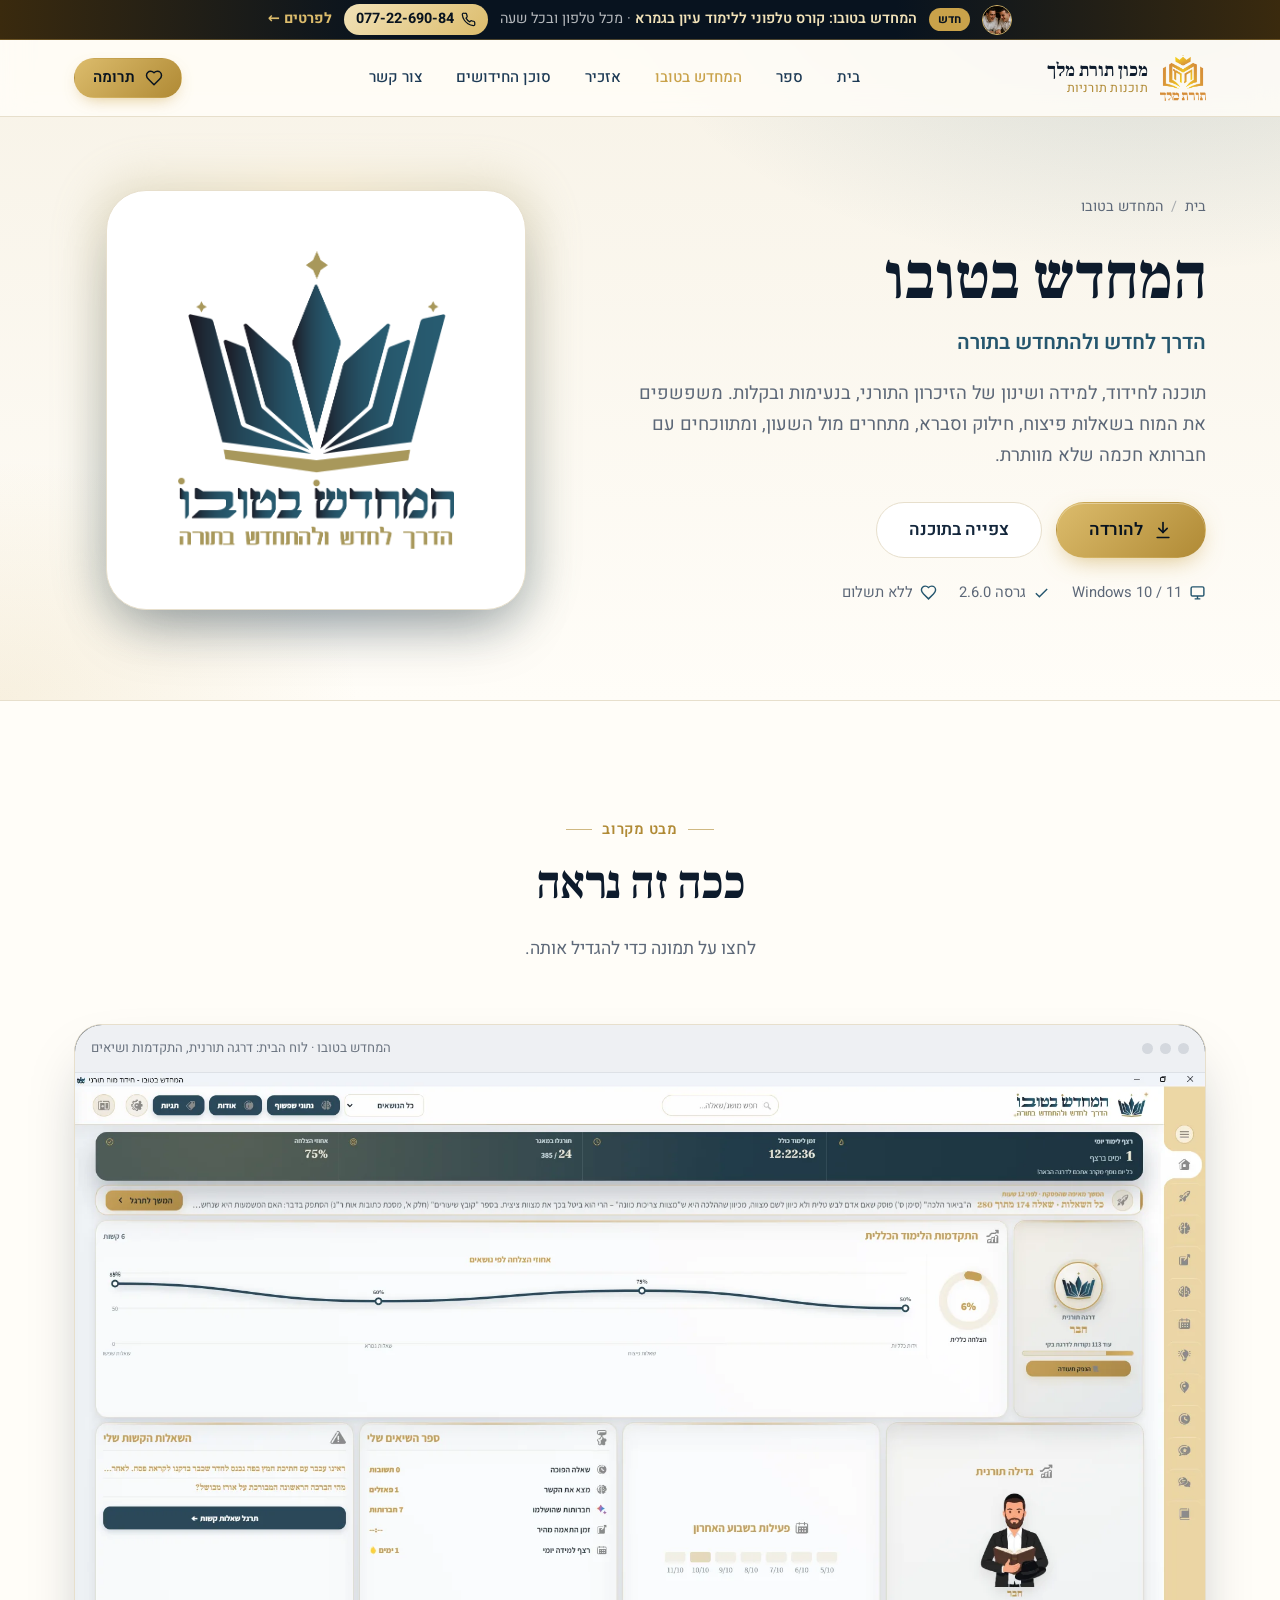
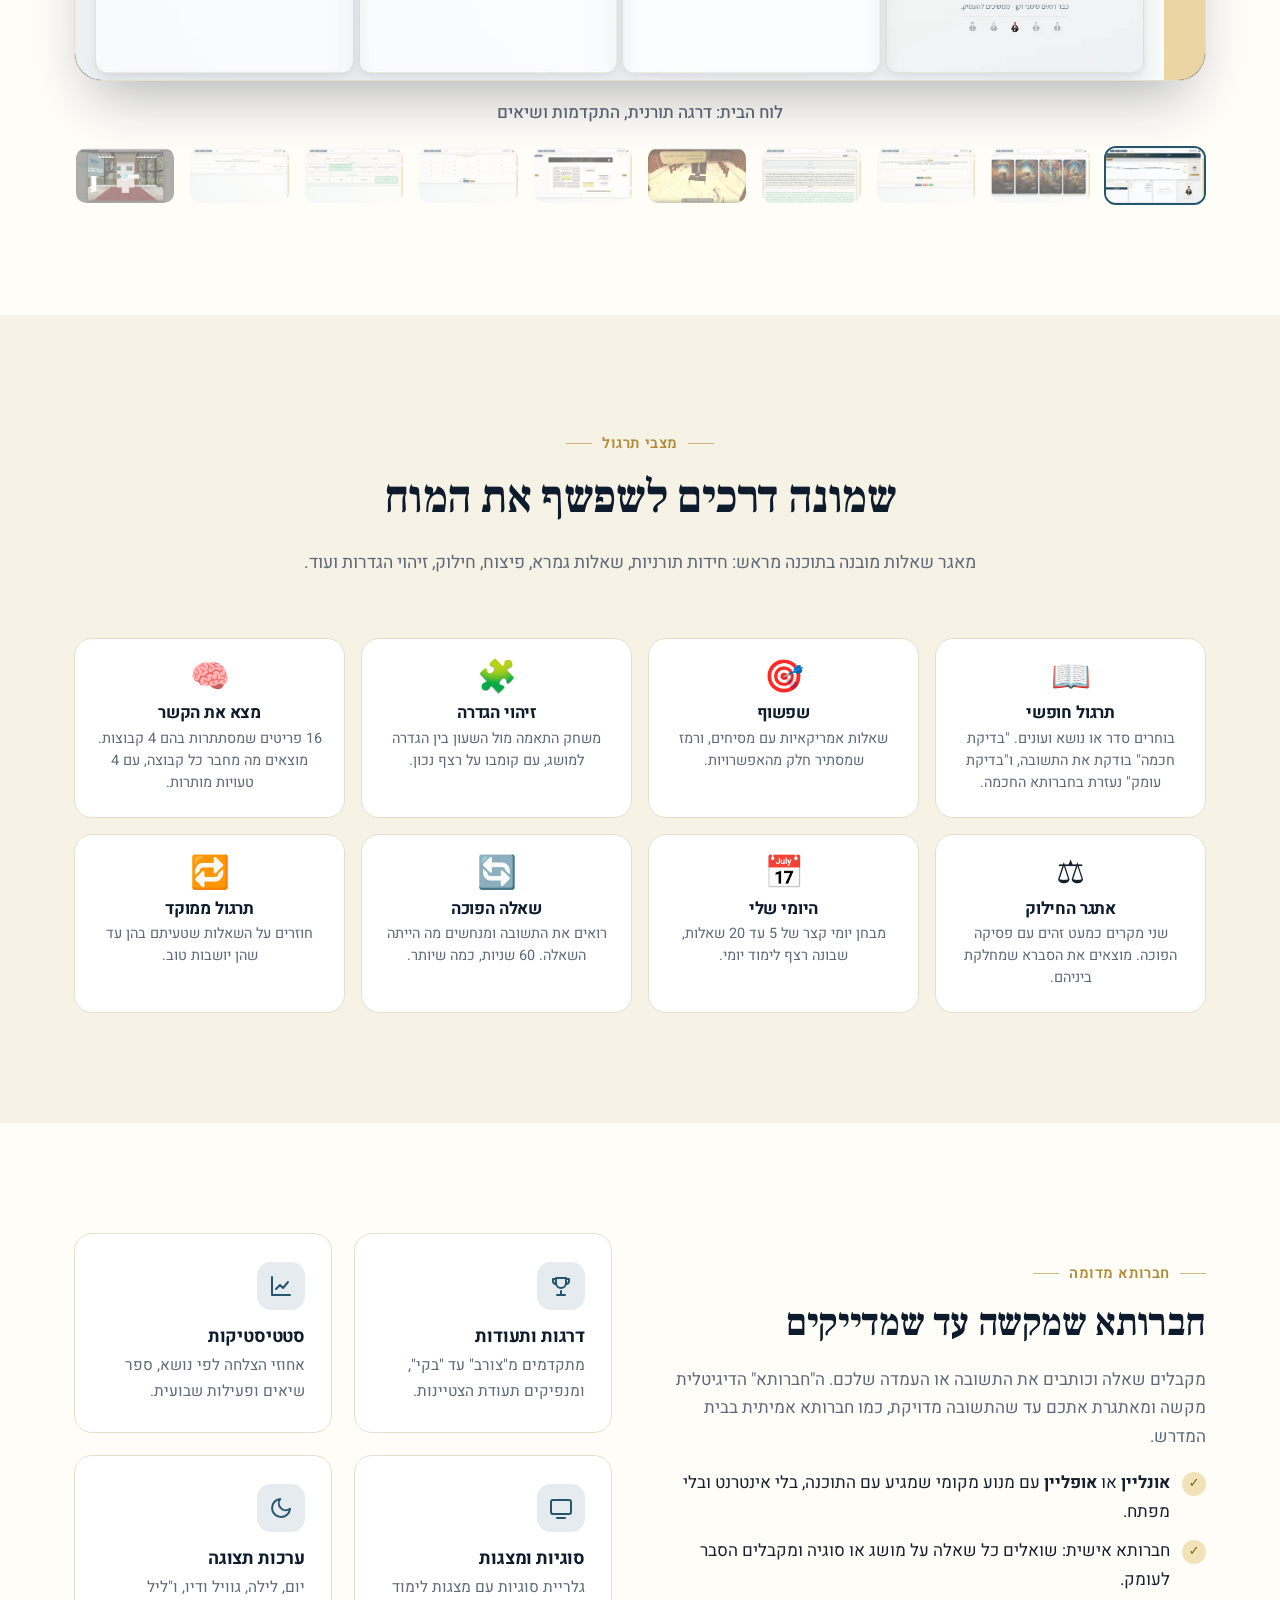
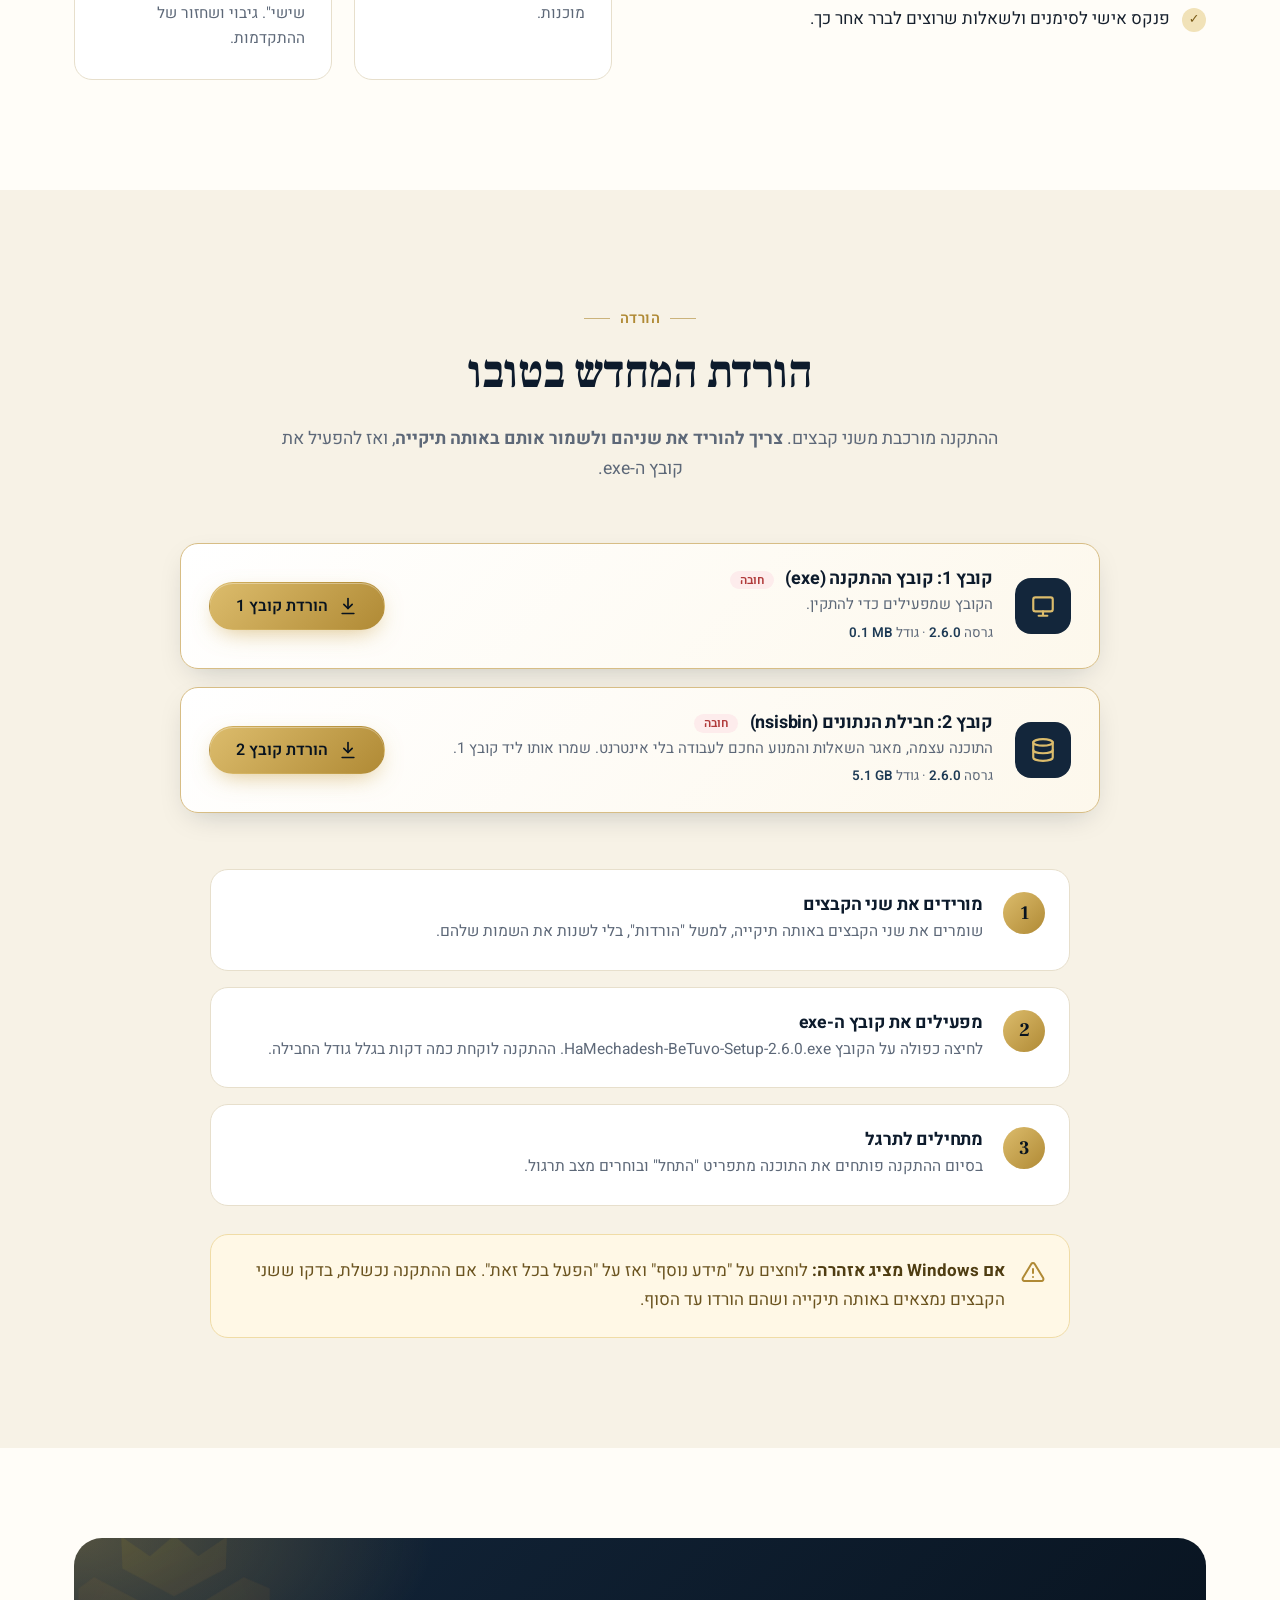
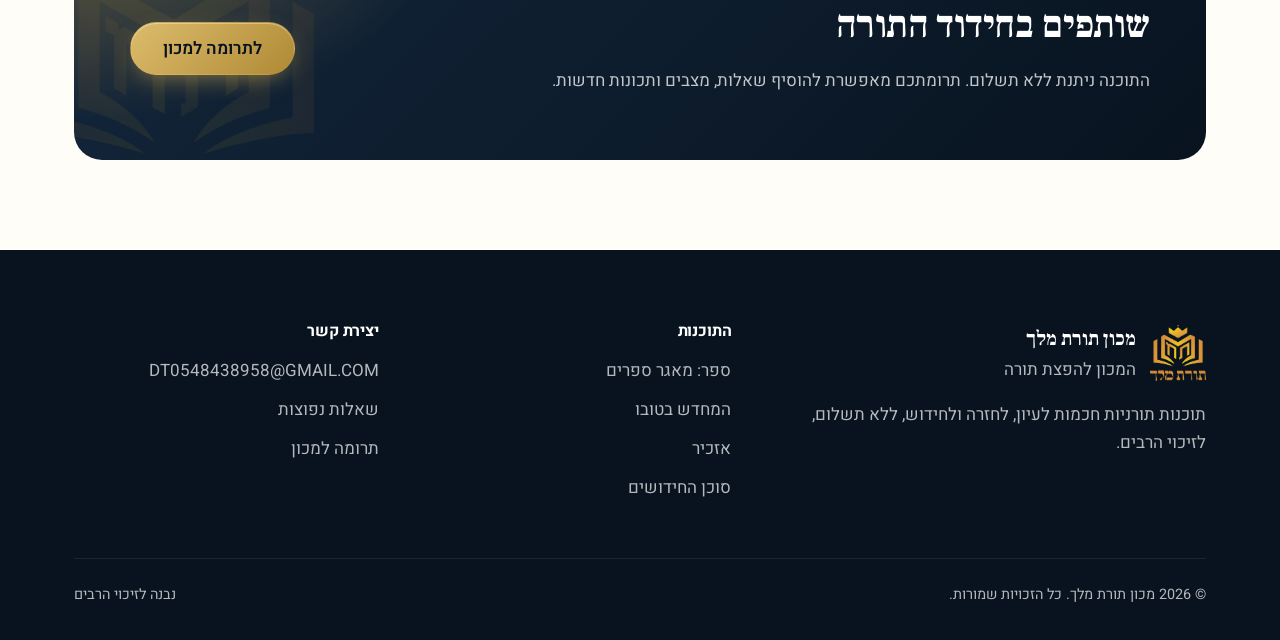
<file: hamechadesh.html>
<!doctype html>
<html lang="he" dir="rtl">
<head>
  <meta charset="utf-8">
  <meta name="viewport" content="width=device-width, initial-scale=1">
  <title>המחדש בטובו: חידוד מוח תורני | מכון תורת מלך</title>
  <meta name="description" content="המחדש בטובו: תוכנה לחידוד, למידה ושינון הזיכרון התורני. שאלות פיצוח, חילוק וסברא, אתגרים יומיים, פאזלים וחברותא חכמה.">
  <meta name="theme-color" content="#0d1b2c">
  <meta property="og:title" content="המחדש בטובו: חידוד מוח תורני">
  <meta property="og:image" content="assets/img/mechadesh/shot-1-sm.webp">
  <link rel="icon" href="favicon.png" type="image/png">
  <link rel="preconnect" href="https://fonts.googleapis.com">
  <link rel="preconnect" href="https://fonts.gstatic.com" crossorigin>
  <link href="https://fonts.googleapis.com/css2?family=Frank+Ruhl+Libre:wght@500;700;900&family=Heebo:wght@400;500;600;700&display=swap" rel="stylesheet">
  <link rel="stylesheet" href="assets/css/style.css?v=">
</head>
<body data-page="mechadesh" data-header="light" class="theme-mechadesh">
  <a class="skip-link" href="#main">דילוג לתוכן</a>
  <header id="site-header"></header>

  <main id="main">
    <section class="product-hero mechadesh">
      <div class="container product-hero-grid">
        <div>
          <nav class="breadcrumbs" aria-label="פירורי לחם"><a href="index.html">בית</a><span>/</span>המחדש בטובו</nav>
          <h1>המחדש בטובו</h1>
          <div class="tagline">הדרך לחדש ולהתחדש בתורה</div>
          <p class="lead">תוכנה לחידוד, למידה ושינון של הזיכרון התורני, בנעימות ובקלות. משפשפים את המוח בשאלות פיצוח, חילוק וסברא, מתחרים מול השעון, ומתווכחים עם חברותא חכמה שלא מוותרת.</p>
          <div class="hero-cta">
            <a class="btn btn-gold btn-lg" href="#download">
              <svg viewBox="0 0 24 24" fill="none" stroke="currentColor" stroke-width="2" stroke-linecap="round" stroke-linejoin="round" aria-hidden="true"><path d="M12 3v12"/><path d="m7 10 5 5 5-5"/><path d="M5 21h14"/></svg>
              <span>להורדה</span>
            </a>
            <a class="btn btn-outline btn-lg" href="#gallery">צפייה בתוכנה</a>
          </div>
          <div class="meta">
            <span><svg viewBox="0 0 24 24" fill="none" stroke="currentColor" stroke-width="2" aria-hidden="true"><rect x="3" y="4" width="18" height="13" rx="2"/><path d="M8 21h8M12 17v4"/></svg>Windows 10 / 11</span>
            <span><svg viewBox="0 0 24 24" fill="none" stroke="currentColor" stroke-width="2" aria-hidden="true"><path d="M20 7 9 18l-5-5"/></svg>גרסה 2.6.0</span>
            <span><svg viewBox="0 0 24 24" fill="none" stroke="currentColor" stroke-width="2" aria-hidden="true"><path d="M19 14c1.49-1.46 3-3.21 3-5.5A5.5 5.5 0 0 0 16.5 3c-1.76 0-3 .5-4.5 2-1.5-1.5-2.74-2-4.5-2A5.5 5.5 0 0 0 2 8.5c0 2.3 1.5 4.05 3 5.5l7 7Z"/></svg>ללא תשלום</span>
          </div>
        </div>
        <div class="product-logo-stage"><img src="assets/logos/hamechadesh.png" alt="לוגו המחדש בטובו"></div>
      </div>
    </section>

    <!-- גלריה -->
    <section class="section" id="gallery">
      <div class="container">
        <div class="section-head reveal">
          <span class="kicker">מבט מקרוב</span>
          <h2>ככה זה נראה</h2>
          <p>לחצו על תמונה כדי להגדיל אותה.</p>
        </div>
        <div class="reveal" data-gallery="המחדש בטובו">
          <div class="gallery-main">
            <div class="chrome"><i></i><i></i><i></i><span>המחדש בטובו</span></div>
            <button type="button" class="view" aria-label="הגדלת צילום המסך">
              <img src="assets/img/mechadesh/shot-1.webp" alt="" width="1920" height="1032">
            </button>
          </div>
          <p class="gallery-caption" aria-live="polite"></p>
          <div class="gallery-thumbs" style="--cols:10;--cols-sm:5">
            <button type="button" data-full="assets/img/mechadesh/shot-1.webp" data-caption="לוח הבית: דרגה תורנית, התקדמות ושיאים"><img src="assets/img/mechadesh/shot-1-sm.webp" alt="לוח הבית: דרגה תורנית, התקדמות ושיאים" loading="lazy"></button>
            <button type="button" data-full="assets/img/mechadesh/shot-2.webp" data-caption="בחירת נושא לתרגול"><img src="assets/img/mechadesh/shot-2-sm.webp" alt="בחירת נושא לתרגול" loading="lazy"></button>
            <button type="button" data-full="assets/img/mechadesh/shot-3.webp" data-caption="תרגול חופשי: כותבים תשובה ובודקים"><img src="assets/img/mechadesh/shot-3-sm.webp" alt="תרגול חופשי: כותבים תשובה ובודקים" loading="lazy"></button>
            <button type="button" data-full="assets/img/mechadesh/shot-4.webp" data-caption="בדיקת עומק עם החברותא החכמה"><img src="assets/img/mechadesh/shot-4-sm.webp" alt="בדיקת עומק" loading="lazy"></button>
            <button type="button" data-full="assets/img/mechadesh/shot-5.webp" data-caption="חברותא מדומה בבית מדרש תלת-ממדי"><img src="assets/img/mechadesh/shot-5-sm.webp" alt="חברותא מדומה בבית מדרש תלת-ממדי" loading="lazy"></button>
            <button type="button" data-full="assets/img/mechadesh/shot-6.webp" data-caption="גלריית סוגיות ומצגות לימוד"><img src="assets/img/mechadesh/shot-6-sm.webp" alt="גלריית סוגיות ומצגות לימוד" loading="lazy"></button>
            <button type="button" data-full="assets/img/mechadesh/shot-7.webp" data-caption="מצא את הקשר: 16 פריטים, 4 קבוצות"><img src="assets/img/mechadesh/shot-7-sm.webp" alt="מצא את הקשר: 16 פריטים, 4 קבוצות" loading="lazy"></button>
            <button type="button" data-full="assets/img/mechadesh/shot-8.webp" data-caption="זיהוי הגדרה: משחק התאמה מול השעון"><img src="assets/img/mechadesh/shot-8-sm.webp" alt="זיהוי הגדרה: משחק התאמה מול השעון" loading="lazy"></button>
            <button type="button" data-full="assets/img/mechadesh/shot-9.webp" data-caption="שפשוף: שאלות אמריקאיות"><img src="assets/img/mechadesh/shot-9-sm.webp" alt="שפשוף: שאלות אמריקאיות" loading="lazy"></button>
            <button type="button" data-full="assets/img/mechadesh/shot-10.webp" data-caption="נתוני השפשוף בתלת-ממד"><img src="assets/img/mechadesh/shot-10-sm.webp" alt="נתוני השפשוף בתלת-ממד" loading="lazy"></button>
          </div>
        </div>
      </div>
    </section>

    <!-- מצבי תרגול -->
    <section class="section section-alt" id="modes">
      <div class="container">
        <div class="section-head reveal">
          <span class="kicker">מצבי תרגול</span>
          <h2>שמונה דרכים לשפשף את המוח</h2>
          <p>מאגר שאלות מובנה בתוכנה מראש: חידות תורניות, שאלות גמרא, פיצוח, חילוק, זיהוי הגדרות ועוד.</p>
        </div>
        <div class="mode-grid">
          <div class="mode reveal"><span class="emoji" aria-hidden="true">📖</span><h3>תרגול חופשי</h3><p>בוחרים סדר או נושא ועונים. "בדיקת חכמה" בודקת את התשובה, ו"בדיקת עומק" נעזרת בחברותא החכמה.</p></div>
          <div class="mode reveal reveal-delay-1"><span class="emoji" aria-hidden="true">🎯</span><h3>שפשוף</h3><p>שאלות אמריקאיות עם מסיחים, ורמז שמסתיר חלק מהאפשרויות.</p></div>
          <div class="mode reveal reveal-delay-2"><span class="emoji" aria-hidden="true">🧩</span><h3>זיהוי הגדרה</h3><p>משחק התאמה מול השעון בין הגדרה למושג, עם קומבו על רצף נכון.</p></div>
          <div class="mode reveal reveal-delay-3"><span class="emoji" aria-hidden="true">🧠</span><h3>מצא את הקשר</h3><p>16 פריטים שמסתתרות בהם 4 קבוצות. מוצאים מה מחבר כל קבוצה, עם 4 טעויות מותרות.</p></div>
          <div class="mode reveal"><span class="emoji" aria-hidden="true">⚖️</span><h3>אתגר החילוק</h3><p>שני מקרים כמעט זהים עם פסיקה הפוכה. מוצאים את הסברא שמחלקת ביניהם.</p></div>
          <div class="mode reveal reveal-delay-1"><span class="emoji" aria-hidden="true">📅</span><h3>היומי שלי</h3><p>מבחן יומי קצר של 5 עד 20 שאלות, שבונה רצף לימוד יומי.</p></div>
          <div class="mode reveal reveal-delay-2"><span class="emoji" aria-hidden="true">🔄</span><h3>שאלה הפוכה</h3><p>רואים את התשובה ומנחשים מה הייתה השאלה. 60 שניות, כמה שיותר.</p></div>
          <div class="mode reveal reveal-delay-3"><span class="emoji" aria-hidden="true">🔁</span><h3>תרגול ממוקד</h3><p>חוזרים על השאלות שטעיתם בהן עד שהן יושבות טוב.</p></div>
        </div>
      </div>
    </section>

    <!-- חברותא -->
    <section class="section">
      <div class="container split">
        <div class="reveal">
          <span class="kicker">חברותא מדומה</span>
          <h2>חברותא שמקשה עד שמדייקים</h2>
          <p>מקבלים שאלה וכותבים את התשובה או העמדה שלכם. ה"חברותא" הדיגיטלית מקשה ומאתגרת אתכם עד שהתשובה מדויקת, כמו חברותא אמיתית בבית המדרש.</p>
          <ul class="checklist">
            <li><span><strong>אונליין</strong> או <strong>אופליין</strong> עם מנוע מקומי שמגיע עם התוכנה, בלי אינטרנט ובלי מפתח.</span></li>
            <li><span>חברותא אישית: שואלים כל שאלה על מושג או סוגיה ומקבלים הסבר לעומק.</span></li>
            <li><span>פנקס אישי לסימנים ולשאלות שרוצים לברר אחר כך.</span></li>
          </ul>
        </div>
        <div class="reveal reveal-delay-1">
          <div class="features" style="grid-template-columns:1fr 1fr">
            <div class="feature">
              <div class="icon"><svg viewBox="0 0 24 24" fill="none" stroke="currentColor" stroke-width="2" stroke-linecap="round" stroke-linejoin="round" aria-hidden="true"><path d="M8 21h8M12 17v4M7 4h10v5a5 5 0 0 1-10 0z"/><path d="M17 5h3v2a3 3 0 0 1-3 3M7 5H4v2a3 3 0 0 0 3 3"/></svg></div>
              <h3>דרגות ותעודות</h3>
              <p>מתקדמים מ"צורב" עד "בקי", ומנפיקים תעודת הצטיינות.</p>
            </div>
            <div class="feature">
              <div class="icon"><svg viewBox="0 0 24 24" fill="none" stroke="currentColor" stroke-width="2" stroke-linecap="round" stroke-linejoin="round" aria-hidden="true"><path d="M3 3v18h18"/><path d="m7 15 4-4 3 3 5-6"/></svg></div>
              <h3>סטטיסטיקות</h3>
              <p>אחוזי הצלחה לפי נושא, ספר שיאים ופעילות שבועית.</p>
            </div>
            <div class="feature">
              <div class="icon"><svg viewBox="0 0 24 24" fill="none" stroke="currentColor" stroke-width="2" stroke-linecap="round" stroke-linejoin="round" aria-hidden="true"><rect x="2" y="4" width="20" height="14" rx="2"/><path d="M8 22h8"/></svg></div>
              <h3>סוגיות ומצגות</h3>
              <p>גלריית סוגיות עם מצגות לימוד מוכנות.</p>
            </div>
            <div class="feature">
              <div class="icon"><svg viewBox="0 0 24 24" fill="none" stroke="currentColor" stroke-width="2" stroke-linecap="round" stroke-linejoin="round" aria-hidden="true"><path d="M21 12.8A9 9 0 1 1 11.2 3a7 7 0 0 0 9.8 9.8z"/></svg></div>
              <h3>ערכות תצוגה</h3>
              <p>יום, לילה, גוויל ודיו, ו"ליל שישי". גיבוי ושחזור של ההתקדמות.</p>
            </div>
          </div>
        </div>
      </div>
    </section>

    <!-- הורדות -->
    <section class="section section-alt" id="download">
      <div class="container">
        <div class="section-head reveal">
          <span class="kicker">הורדה</span>
          <h2>הורדת המחדש בטובו</h2>
          <p>ההתקנה מורכבת משני קבצים. <strong>צריך להוריד את שניהם ולשמור אותם באותה תיקייה</strong>, ואז להפעיל את קובץ ה-exe.</p>
        </div>
        <div class="downloads reveal" style="max-width:920px;margin-inline:auto">
          <div class="download-item primary">
            <div class="file-icon"><svg viewBox="0 0 24 24" fill="none" stroke="currentColor" stroke-width="2" stroke-linecap="round" stroke-linejoin="round" aria-hidden="true"><rect x="3" y="4" width="18" height="13" rx="2"/><path d="M8 21h8M12 17v4"/></svg></div>
            <div>
              <h3>קובץ 1: קובץ ההתקנה (exe) <span class="tag required">חובה</span></h3>
              <p>הקובץ שמפעילים כדי להתקין.</p>
              <div class="file-meta" data-download-meta="mechadesh-exe"></div>
            </div>
            <a class="btn btn-gold" data-download="mechadesh-exe" data-label="הורדת קובץ 1"></a>
          </div>
          <div class="download-item primary">
            <div class="file-icon"><svg viewBox="0 0 24 24" fill="none" stroke="currentColor" stroke-width="2" stroke-linecap="round" stroke-linejoin="round" aria-hidden="true"><ellipse cx="12" cy="5" rx="9" ry="3"/><path d="M3 5v14c0 1.7 4 3 9 3s9-1.3 9-3V5"/><path d="M3 12c0 1.7 4 3 9 3s9-1.3 9-3"/></svg></div>
            <div>
              <h3>קובץ 2: חבילת הנתונים (nsisbin) <span class="tag required">חובה</span></h3>
              <p>התוכנה עצמה, מאגר השאלות והמנוע החכם לעבודה בלי אינטרנט. שמרו אותו ליד קובץ 1.</p>
              <div class="file-meta" data-download-meta="mechadesh-bin"></div>
            </div>
            <a class="btn btn-gold" data-download="mechadesh-bin" data-label="הורדת קובץ 2"></a>
          </div>
        </div>

        <div class="steps reveal" style="margin-top:56px">
          <div class="step"><h3>מורידים את שני הקבצים</h3><p>שומרים את שני הקבצים באותה תיקייה, למשל "הורדות", בלי לשנות את השמות שלהם.</p></div>
          <div class="step"><h3>מפעילים את קובץ ה-exe</h3><p>לחיצה כפולה על הקובץ HaMechadesh-BeTuvo-Setup-2.6.0.exe. ההתקנה לוקחת כמה דקות בגלל גודל החבילה.</p></div>
          <div class="step"><h3>מתחילים לתרגל</h3><p>בסיום ההתקנה פותחים את התוכנה מתפריט "התחל" ובוחרים מצב תרגול.</p></div>
        </div>
        <div class="callout reveal">
          <svg viewBox="0 0 24 24" fill="none" stroke="currentColor" stroke-width="2" stroke-linecap="round" stroke-linejoin="round" aria-hidden="true"><path d="M12 9v4M12 17h.01"/><path d="M10.3 3.9 1.8 18a2 2 0 0 0 1.7 3h17a2 2 0 0 0 1.7-3L13.7 3.9a2 2 0 0 0-3.4 0Z"/></svg>
          <p><strong>אם Windows מציג אזהרה:</strong> לוחצים על "מידע נוסף" ואז על "הפעל בכל זאת". אם ההתקנה נכשלת, בדקו ששני הקבצים נמצאים באותה תיקייה ושהם הורדו עד הסוף.</p>
        </div>
      </div>
    </section>

    <section class="section" style="padding-block:90px">
      <div class="container">
        <div class="donate-band reveal">
          <div>
            <h2>שותפים בחידוד התורה</h2>
            <p>התוכנה ניתנת ללא תשלום. תרומתכם מאפשרת להוסיף שאלות, מצבים ותכונות חדשות.</p>
          </div>
          <button type="button" class="btn btn-gold btn-lg" data-donate>לתרומה למכון</button>
        </div>
      </div>
    </section>
  </main>

  <footer id="site-footer"></footer>
  <script src="assets/js/config.js?v="></script>
  <script src="assets/js/main.js?v="></script>
</body>
</html>
</file>
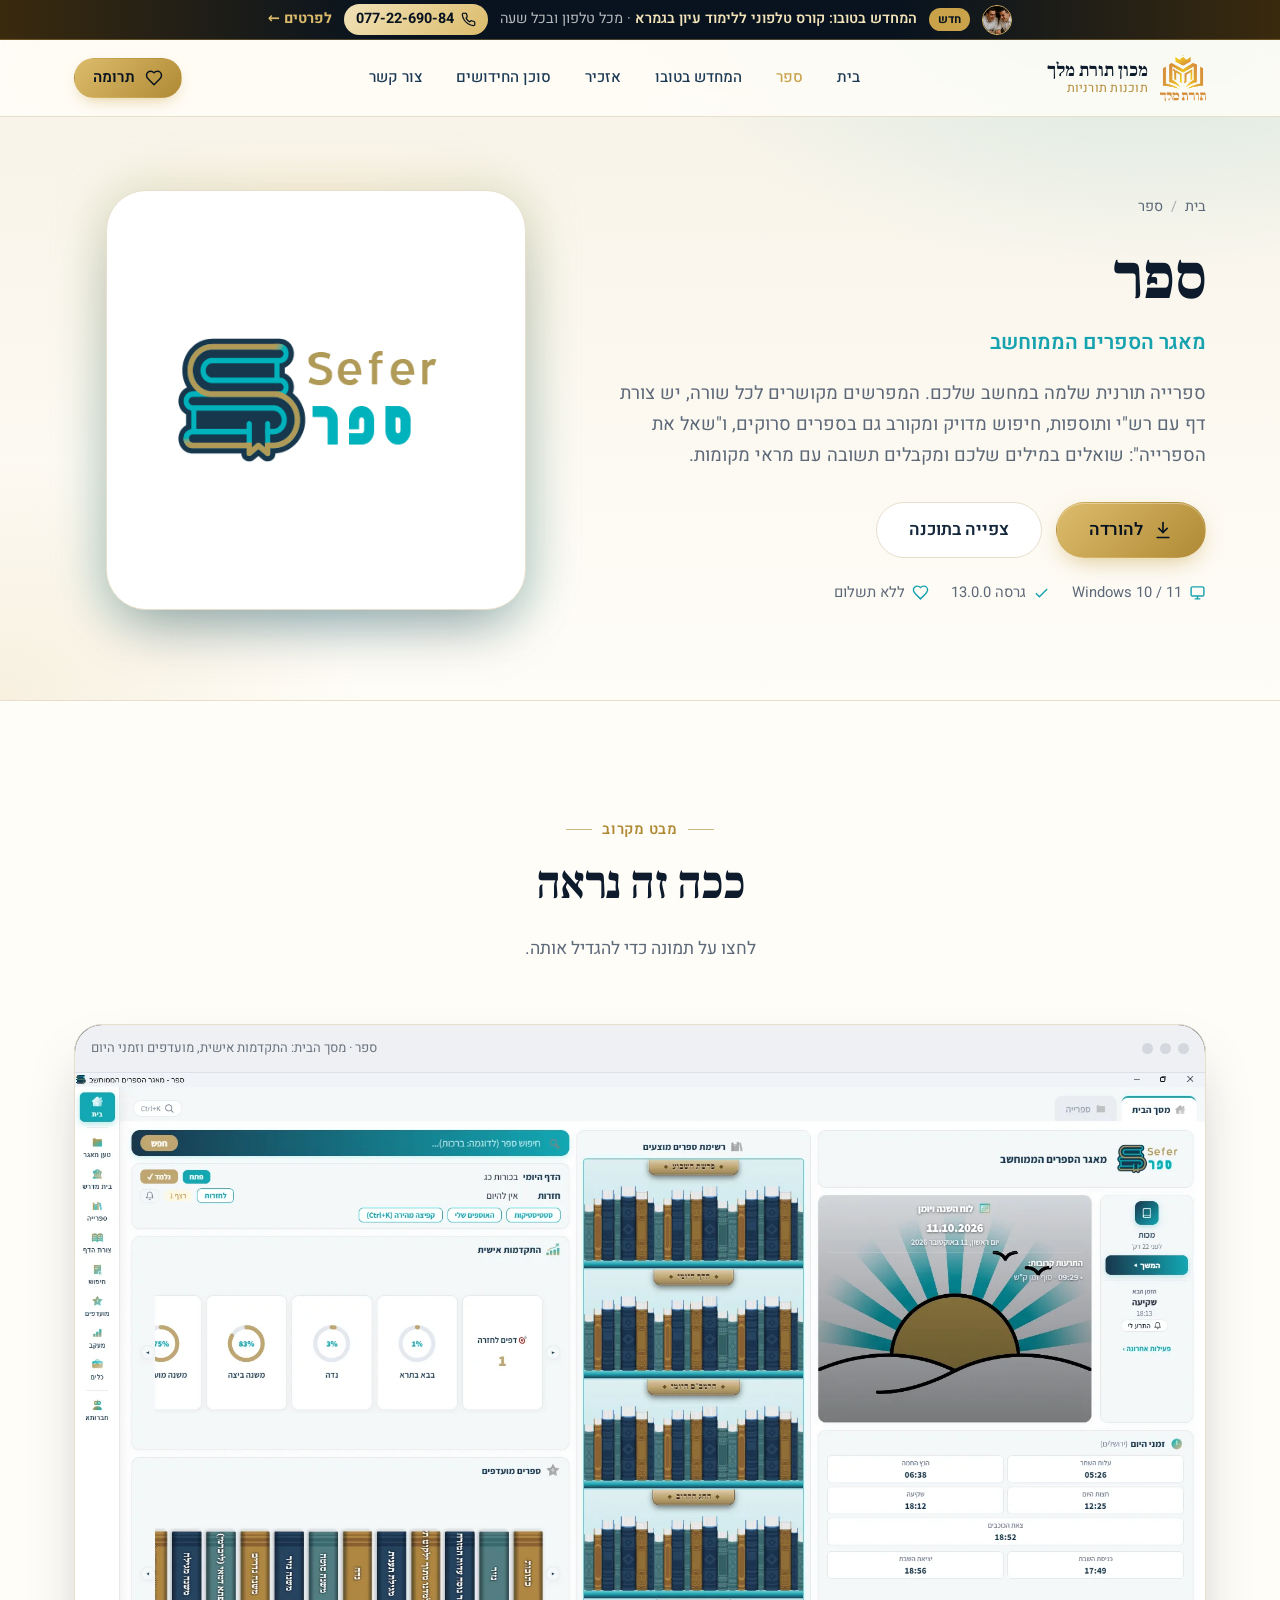
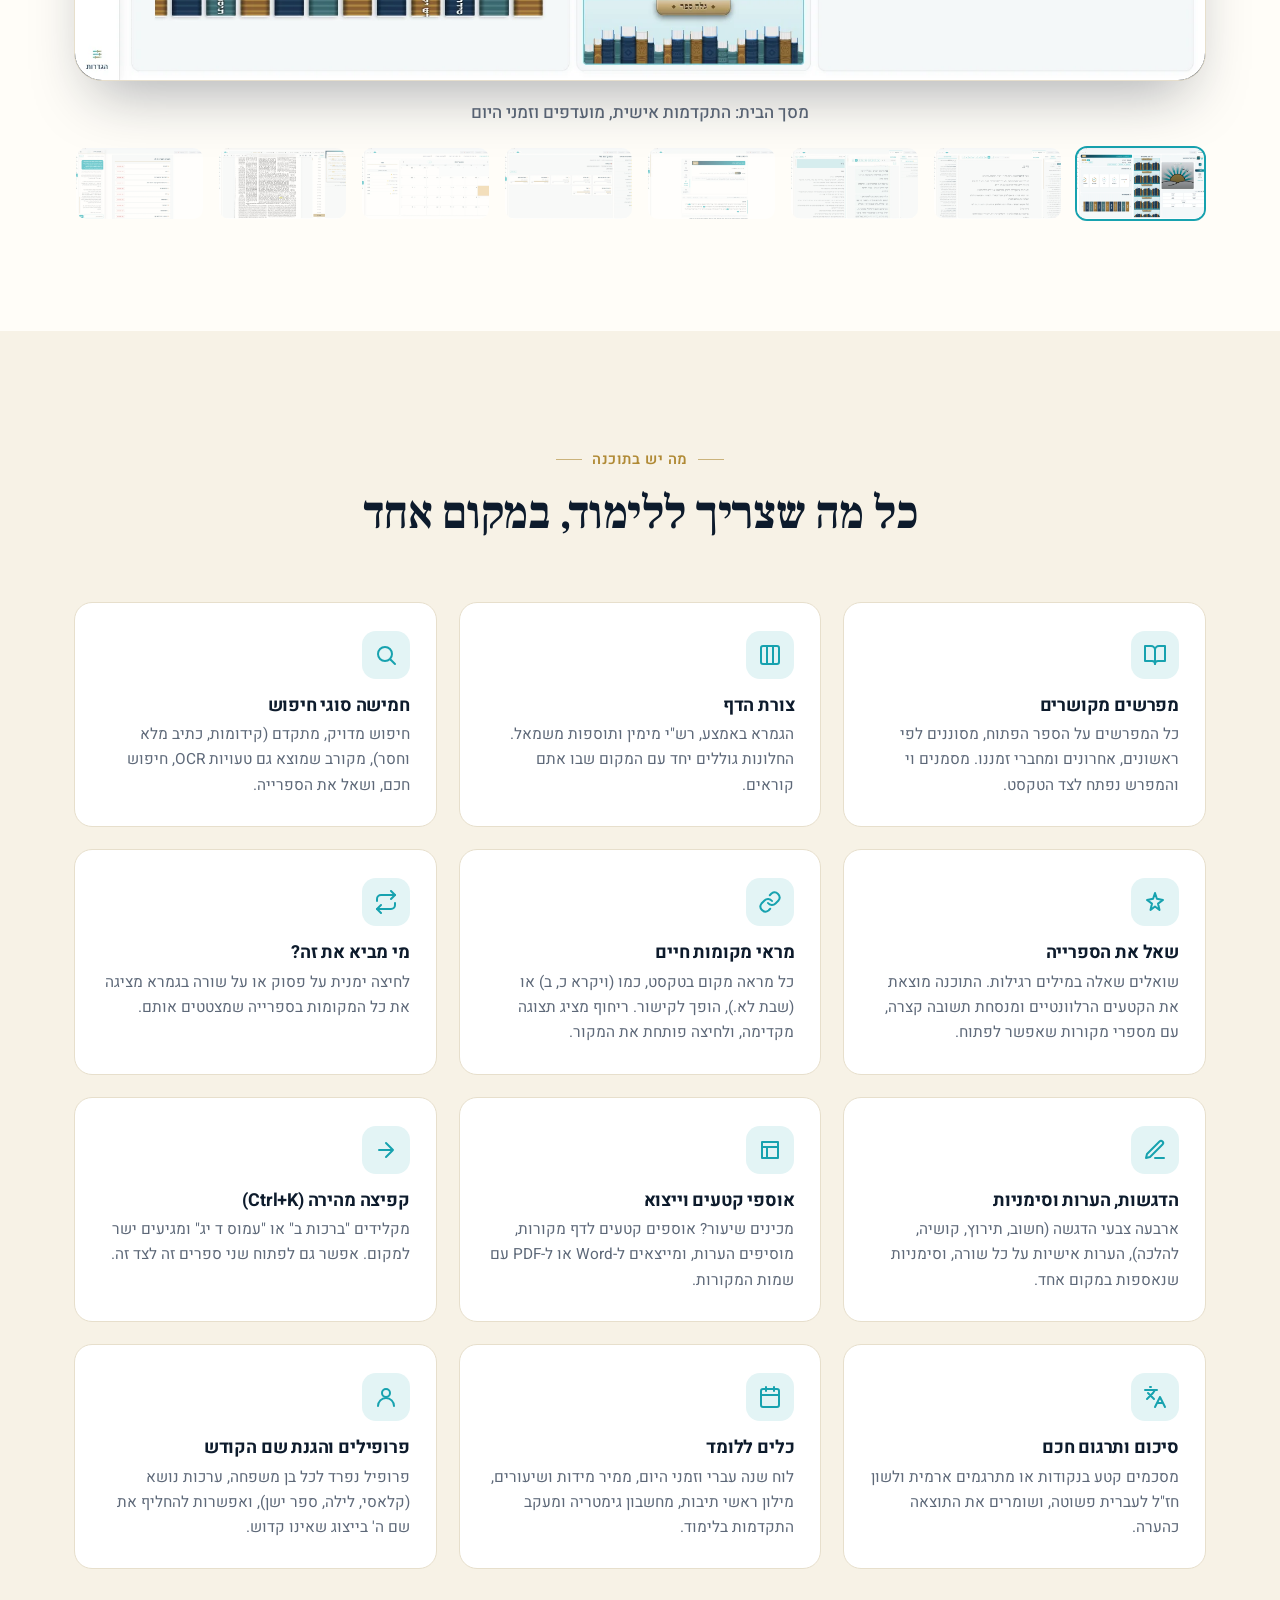
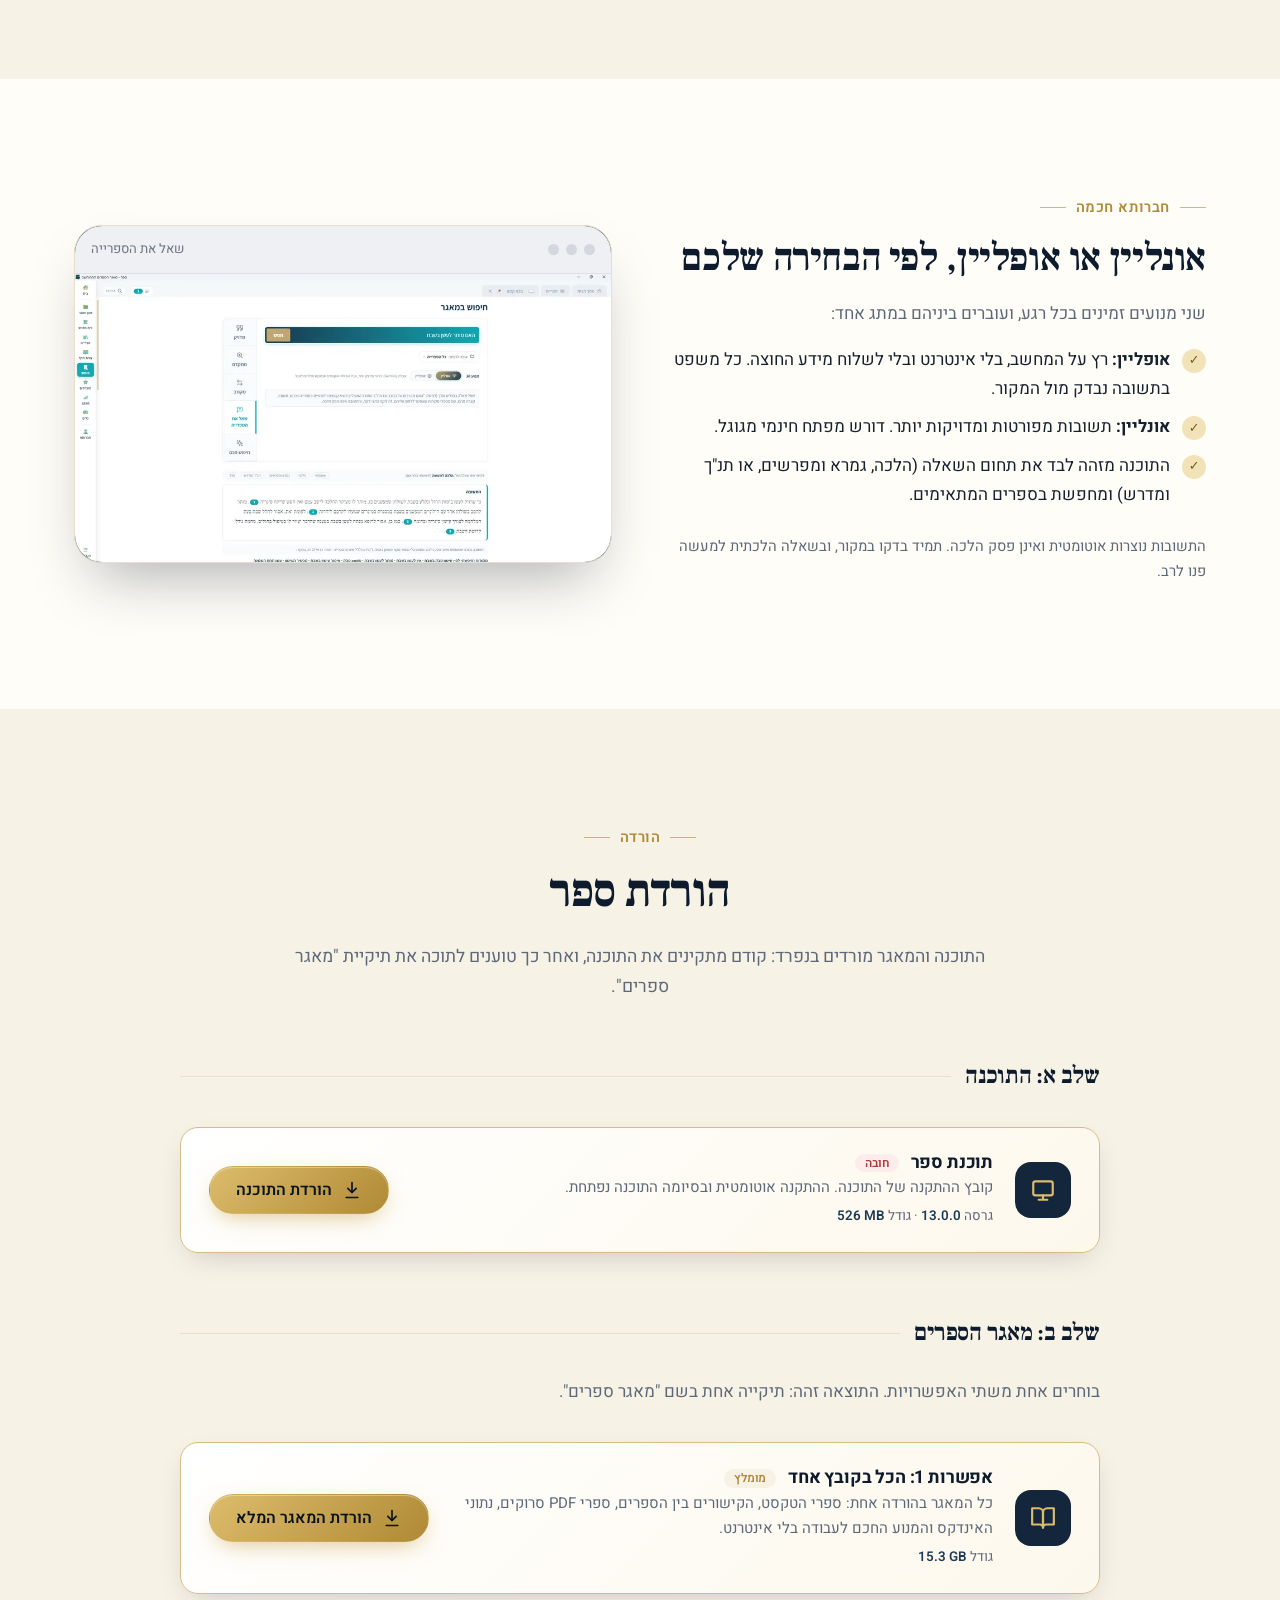
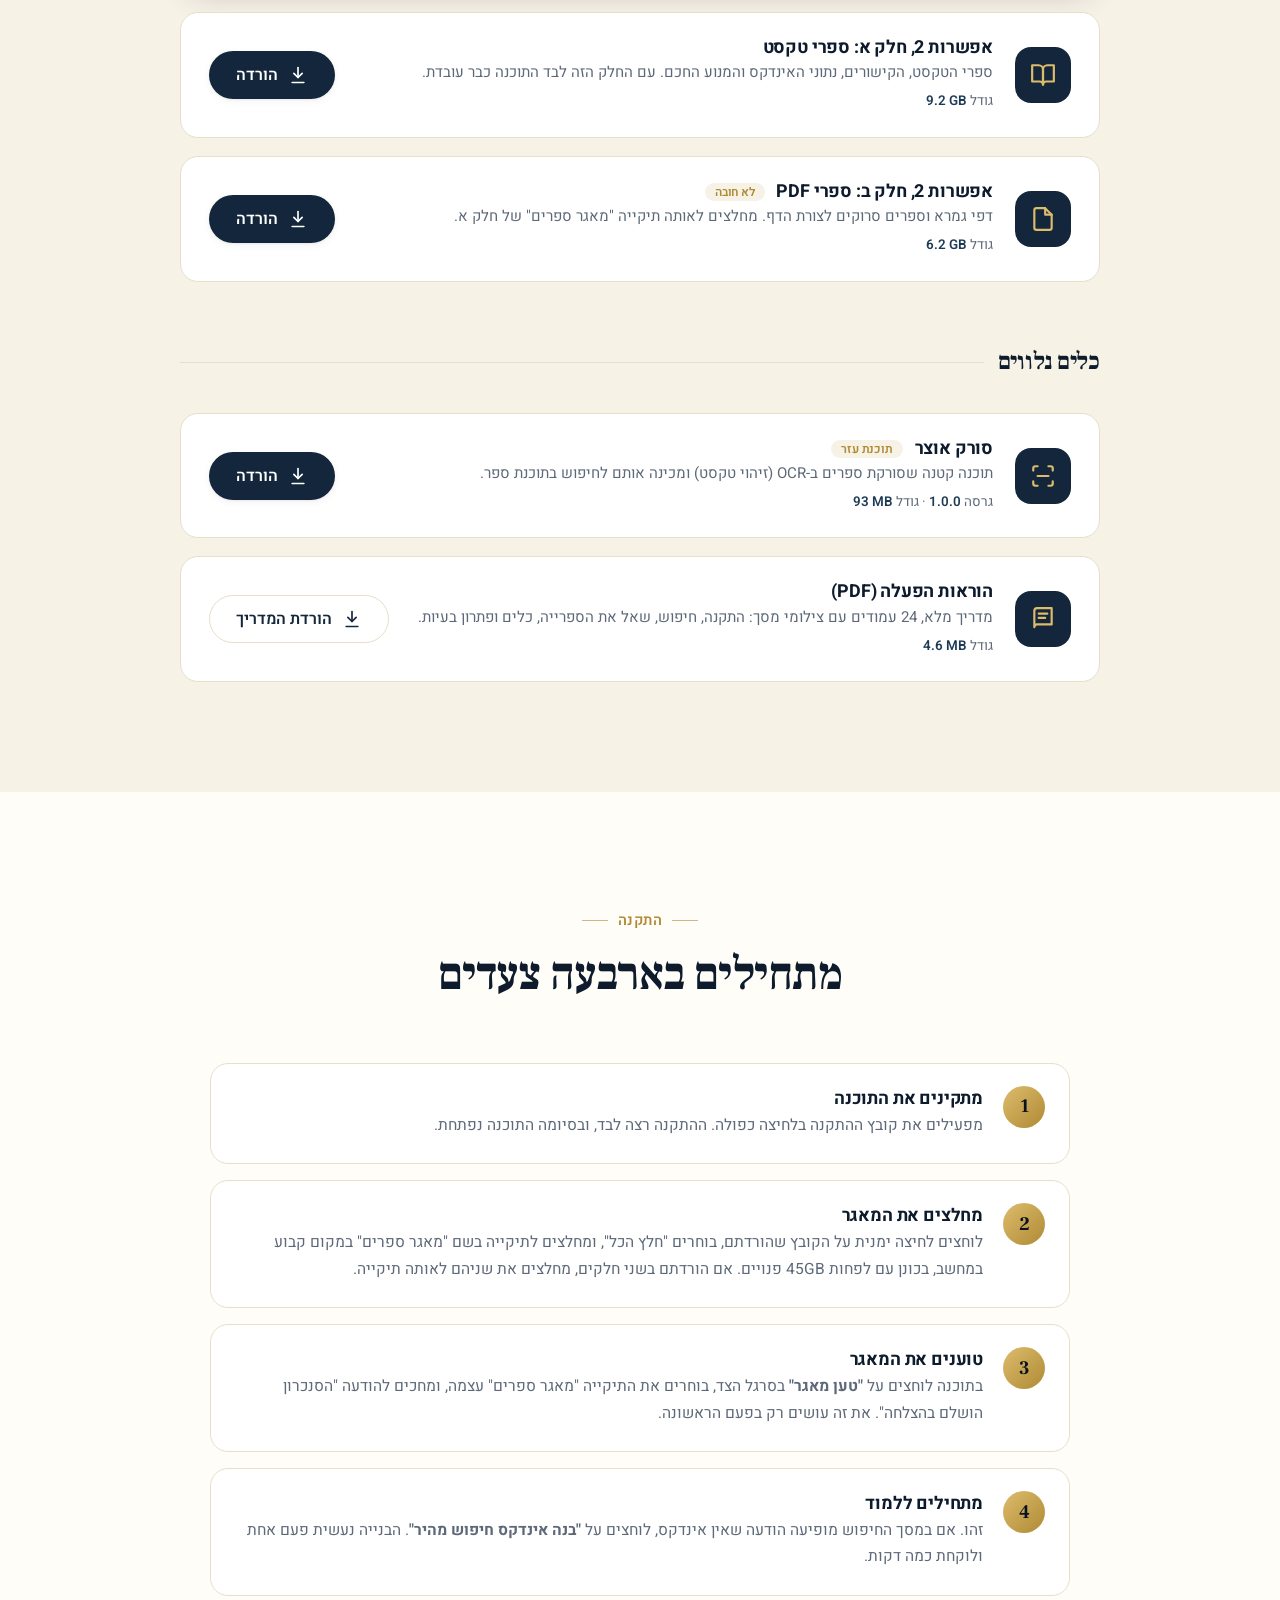
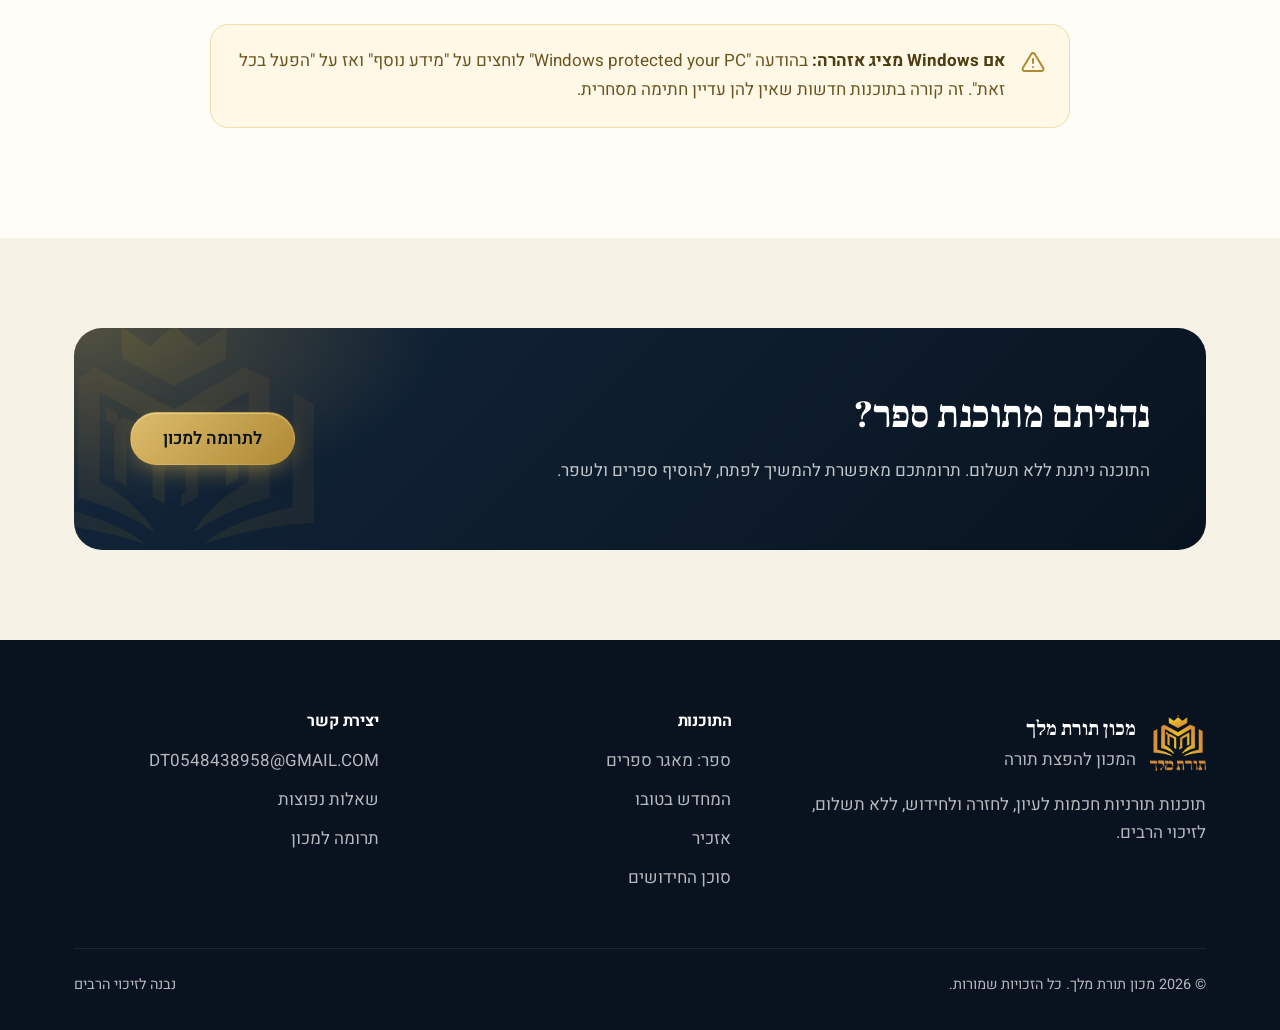
<file: sefer.html>
<!doctype html>
<html lang="he" dir="rtl">
<head>
  <meta charset="utf-8">
  <meta name="viewport" content="width=device-width, initial-scale=1">
  <title>ספר: מאגר הספרים הממוחשב | מכון תורת מלך</title>
  <meta name="description" content="תוכנת ספר: מאגר ספרים תורני ממוחשב עם מפרשים מקושרים, צורת הדף, חיפוש מתקדם ושאל את הספרייה עם חברותא חכמה. הורדה ללא תשלום.">
  <meta name="theme-color" content="#0d1b2c">
  <meta property="og:title" content="ספר: מאגר הספרים הממוחשב">
  <meta property="og:image" content="assets/img/sefer/shot-1-sm.webp">
  <link rel="icon" href="favicon.png" type="image/png">
  <link rel="preconnect" href="https://fonts.googleapis.com">
  <link rel="preconnect" href="https://fonts.gstatic.com" crossorigin>
  <link href="https://fonts.googleapis.com/css2?family=Frank+Ruhl+Libre:wght@500;700;900&family=Heebo:wght@400;500;600;700&display=swap" rel="stylesheet">
  <link rel="stylesheet" href="assets/css/style.css?v=">
</head>
<body data-page="sefer" data-header="light" class="theme-sefer">
  <a class="skip-link" href="#main">דילוג לתוכן</a>
  <header id="site-header"></header>

  <main id="main">
    <section class="product-hero sefer">
      <div class="container product-hero-grid">
        <div>
          <nav class="breadcrumbs" aria-label="פירורי לחם"><a href="index.html">בית</a><span>/</span>ספר</nav>
          <h1>ספר</h1>
          <div class="tagline">מאגר הספרים הממוחשב</div>
          <p class="lead">ספרייה תורנית שלמה במחשב שלכם. המפרשים מקושרים לכל שורה, יש צורת דף עם רש"י ותוספות, חיפוש מדויק ומקורב גם בספרים סרוקים, ו"שאל את הספרייה": שואלים במילים שלכם ומקבלים תשובה עם מראי מקומות.</p>
          <div class="hero-cta">
            <a class="btn btn-gold btn-lg" href="#download">
              <svg viewBox="0 0 24 24" fill="none" stroke="currentColor" stroke-width="2" stroke-linecap="round" stroke-linejoin="round" aria-hidden="true"><path d="M12 3v12"/><path d="m7 10 5 5 5-5"/><path d="M5 21h14"/></svg>
              <span>להורדה</span>
            </a>
            <a class="btn btn-outline btn-lg" href="#gallery">צפייה בתוכנה</a>
          </div>
          <div class="meta">
            <span><svg viewBox="0 0 24 24" fill="none" stroke="currentColor" stroke-width="2" aria-hidden="true"><rect x="3" y="4" width="18" height="13" rx="2"/><path d="M8 21h8M12 17v4"/></svg>Windows 10 / 11</span>
            <span><svg viewBox="0 0 24 24" fill="none" stroke="currentColor" stroke-width="2" aria-hidden="true"><path d="M20 7 9 18l-5-5"/></svg>גרסה 13.0.0</span>
            <span><svg viewBox="0 0 24 24" fill="none" stroke="currentColor" stroke-width="2" aria-hidden="true"><path d="M19 14c1.49-1.46 3-3.21 3-5.5A5.5 5.5 0 0 0 16.5 3c-1.76 0-3 .5-4.5 2-1.5-1.5-2.74-2-4.5-2A5.5 5.5 0 0 0 2 8.5c0 2.3 1.5 4.05 3 5.5l7 7Z"/></svg>ללא תשלום</span>
          </div>
        </div>
        <div class="product-logo-stage"><img src="assets/logos/sefer.png" alt="לוגו תוכנת ספר"></div>
      </div>
    </section>

    <!-- גלריה -->
    <section class="section" id="gallery">
      <div class="container">
        <div class="section-head reveal">
          <span class="kicker">מבט מקרוב</span>
          <h2>ככה זה נראה</h2>
          <p>לחצו על תמונה כדי להגדיל אותה.</p>
        </div>
        <div class="reveal" data-gallery="ספר">
          <div class="gallery-main">
            <div class="chrome"><i></i><i></i><i></i><span>ספר</span></div>
            <button type="button" class="view" aria-label="הגדלת צילום המסך">
              <img src="assets/img/sefer/shot-1.webp" alt="" width="1920" height="1032">
            </button>
          </div>
          <p class="gallery-caption" aria-live="polite"></p>
          <div class="gallery-thumbs">
            <button type="button" data-full="assets/img/sefer/shot-1.webp" data-caption="מסך הבית: התקדמות אישית, מועדפים וזמני היום"><img src="assets/img/sefer/shot-1-sm.webp" alt="מסך הבית" loading="lazy"></button>
            <button type="button" data-full="assets/img/sefer/shot-2.webp" data-caption="קריאה בגמרא עם מפרשים מקושרים"><img src="assets/img/sefer/shot-2-sm.webp" alt="קריאה עם מפרשים" loading="lazy"></button>
            <button type="button" data-full="assets/img/sefer/shot-3.webp" data-caption="מפרשים לצד הטקסט"><img src="assets/img/sefer/shot-3-sm.webp" alt="מפרשים לצד הטקסט" loading="lazy"></button>
            <button type="button" data-full="assets/img/sefer/shot-4.webp" data-caption="שאל את הספרייה: תשובה עם מקורות"><img src="assets/img/sefer/shot-4-sm.webp" alt="שאל את הספרייה" loading="lazy"></button>
            <button type="button" data-full="assets/img/sefer/shot-5.webp" data-caption="מעקב התקדמות בלימוד"><img src="assets/img/sefer/shot-5-sm.webp" alt="מעקב התקדמות" loading="lazy"></button>
            <button type="button" data-full="assets/img/sefer/shot-6.webp" data-caption="לוח שנה עברי וזמני היום"><img src="assets/img/sefer/shot-6-sm.webp" alt="לוח שנה וזמנים" loading="lazy"></button>
            <button type="button" data-full="assets/img/sefer/shot-7.webp" data-caption="צורת הדף: ספרי PDF סרוקים עם חיפוש"><img src="assets/img/sefer/shot-7-sm.webp" alt="צורת הדף" loading="lazy"></button>
            <button type="button" data-full="assets/img/sefer/shot-8.webp" data-caption="מועדפים וחברותא חכמה"><img src="assets/img/sefer/shot-8-sm.webp" alt="מועדפים וחברותא" loading="lazy"></button>
          </div>
        </div>
      </div>
    </section>

    <!-- תכונות -->
    <section class="section section-alt">
      <div class="container">
        <div class="section-head reveal">
          <span class="kicker">מה יש בתוכנה</span>
          <h2>כל מה שצריך ללימוד, במקום אחד</h2>
        </div>
        <div class="features">
          <div class="feature reveal">
            <div class="icon"><svg viewBox="0 0 24 24" fill="none" stroke="currentColor" stroke-width="2" stroke-linecap="round" stroke-linejoin="round" aria-hidden="true"><path d="M2 3h6a4 4 0 0 1 4 4v14a3 3 0 0 0-3-3H2z"/><path d="M22 3h-6a4 4 0 0 0-4 4v14a3 3 0 0 1 3-3h7z"/></svg></div>
            <h3>מפרשים מקושרים</h3>
            <p>כל המפרשים על הספר הפתוח, מסוננים לפי ראשונים, אחרונים ומחברי זמננו. מסמנים וי והמפרש נפתח לצד הטקסט.</p>
          </div>
          <div class="feature reveal reveal-delay-1">
            <div class="icon"><svg viewBox="0 0 24 24" fill="none" stroke="currentColor" stroke-width="2" stroke-linecap="round" stroke-linejoin="round" aria-hidden="true"><rect x="3" y="3" width="18" height="18" rx="2"/><path d="M9 3v18M15 3v18"/></svg></div>
            <h3>צורת הדף</h3>
            <p>הגמרא באמצע, רש"י מימין ותוספות משמאל. החלונות גוללים יחד עם המקום שבו אתם קוראים.</p>
          </div>
          <div class="feature reveal reveal-delay-2">
            <div class="icon"><svg viewBox="0 0 24 24" fill="none" stroke="currentColor" stroke-width="2" stroke-linecap="round" stroke-linejoin="round" aria-hidden="true"><circle cx="11" cy="11" r="7"/><path d="m21 21-4.3-4.3"/></svg></div>
            <h3>חמישה סוגי חיפוש</h3>
            <p>חיפוש מדויק, מתקדם (קידומות, כתיב מלא וחסר), מקורב שמוצא גם טעויות OCR, חיפוש חכם, ושאל את הספרייה.</p>
          </div>
          <div class="feature reveal">
            <div class="icon"><svg viewBox="0 0 24 24" fill="none" stroke="currentColor" stroke-width="2" stroke-linecap="round" stroke-linejoin="round" aria-hidden="true"><path d="M12 3l1.9 5.8L20 10l-5 3.6L16.5 20 12 16.5 7.5 20 9 13.6 4 10l6.1-1.2z"/></svg></div>
            <h3>שאל את הספרייה</h3>
            <p>שואלים שאלה במילים רגילות. התוכנה מוצאת את הקטעים הרלוונטיים ומנסחת תשובה קצרה, עם מספרי מקורות שאפשר לפתוח.</p>
          </div>
          <div class="feature reveal reveal-delay-1">
            <div class="icon"><svg viewBox="0 0 24 24" fill="none" stroke="currentColor" stroke-width="2" stroke-linecap="round" stroke-linejoin="round" aria-hidden="true"><path d="M10 13a5 5 0 0 0 7.5.5l3-3a5 5 0 0 0-7-7l-1.7 1.7"/><path d="M14 11a5 5 0 0 0-7.5-.5l-3 3a5 5 0 0 0 7 7l1.7-1.7"/></svg></div>
            <h3>מראי מקומות חיים</h3>
            <p>כל מראה מקום בטקסט, כמו (ויקרא כ, ב) או (שבת לא.), הופך לקישור. ריחוף מציג תצוגה מקדימה, ולחיצה פותחת את המקור.</p>
          </div>
          <div class="feature reveal reveal-delay-2">
            <div class="icon"><svg viewBox="0 0 24 24" fill="none" stroke="currentColor" stroke-width="2" stroke-linecap="round" stroke-linejoin="round" aria-hidden="true"><path d="M17 1l4 4-4 4"/><path d="M3 11V9a4 4 0 0 1 4-4h14"/><path d="M7 23l-4-4 4-4"/><path d="M21 13v2a4 4 0 0 1-4 4H3"/></svg></div>
            <h3>מי מביא את זה?</h3>
            <p>לחיצה ימנית על פסוק או על שורה בגמרא מציגה את כל המקומות בספרייה שמצטטים אותם.</p>
          </div>
          <div class="feature reveal">
            <div class="icon"><svg viewBox="0 0 24 24" fill="none" stroke="currentColor" stroke-width="2" stroke-linecap="round" stroke-linejoin="round" aria-hidden="true"><path d="M12 20h9"/><path d="M16.5 3.5a2.1 2.1 0 0 1 3 3L7 19l-4 1 1-4Z"/></svg></div>
            <h3>הדגשות, הערות וסימניות</h3>
            <p>ארבעה צבעי הדגשה (חשוב, תירוץ, קושיה, להלכה), הערות אישיות על כל שורה, וסימניות שנאספות במקום אחד.</p>
          </div>
          <div class="feature reveal reveal-delay-1">
            <div class="icon"><svg viewBox="0 0 24 24" fill="none" stroke="currentColor" stroke-width="2" stroke-linecap="round" stroke-linejoin="round" aria-hidden="true"><path d="M4 4h16v16H4z"/><path d="M4 9h16M9 20V9"/></svg></div>
            <h3>אוספי קטעים וייצוא</h3>
            <p>מכינים שיעור? אוספים קטעים לדף מקורות, מוסיפים הערות, ומייצאים ל-Word או ל-PDF עם שמות המקורות.</p>
          </div>
          <div class="feature reveal reveal-delay-2">
            <div class="icon"><svg viewBox="0 0 24 24" fill="none" stroke="currentColor" stroke-width="2" stroke-linecap="round" stroke-linejoin="round" aria-hidden="true"><path d="M5 12h14M12 5l7 7-7 7"/></svg></div>
            <h3>קפיצה מהירה (Ctrl+K)</h3>
            <p>מקלידים "ברכות ב" או "עמוס ד יג" ומגיעים ישר למקום. אפשר גם לפתוח שני ספרים זה לצד זה.</p>
          </div>
          <div class="feature reveal">
            <div class="icon"><svg viewBox="0 0 24 24" fill="none" stroke="currentColor" stroke-width="2" stroke-linecap="round" stroke-linejoin="round" aria-hidden="true"><path d="M5 8l6 6M4 14l6-6 2-3M2 5h12M7 2h1M22 22l-5-10-5 10M14 18h6"/></svg></div>
            <h3>סיכום ותרגום חכם</h3>
            <p>מסכמים קטע בנקודות או מתרגמים ארמית ולשון חז"ל לעברית פשוטה, ושומרים את התוצאה כהערה.</p>
          </div>
          <div class="feature reveal reveal-delay-1">
            <div class="icon"><svg viewBox="0 0 24 24" fill="none" stroke="currentColor" stroke-width="2" stroke-linecap="round" stroke-linejoin="round" aria-hidden="true"><rect x="3" y="4" width="18" height="18" rx="2"/><path d="M16 2v4M8 2v4M3 10h18"/></svg></div>
            <h3>כלים ללומד</h3>
            <p>לוח שנה עברי וזמני היום, ממיר מידות ושיעורים, מילון ראשי תיבות, מחשבון גימטריה ומעקב התקדמות בלימוד.</p>
          </div>
          <div class="feature reveal reveal-delay-2">
            <div class="icon"><svg viewBox="0 0 24 24" fill="none" stroke="currentColor" stroke-width="2" stroke-linecap="round" stroke-linejoin="round" aria-hidden="true"><circle cx="12" cy="8" r="4"/><path d="M4 21a8 8 0 0 1 16 0"/></svg></div>
            <h3>פרופילים והגנת שם הקודש</h3>
            <p>פרופיל נפרד לכל בן משפחה, ערכות נושא (קלאסי, לילה, ספר ישן), ואפשרות להחליף את שם ה' בייצוג שאינו קדוש.</p>
          </div>
        </div>
      </div>
    </section>

    <!-- חברותא חכמה -->
    <section class="section">
      <div class="container split">
        <div class="reveal">
          <span class="kicker">חברותא חכמה</span>
          <h2>אונליין או אופליין, לפי הבחירה שלכם</h2>
          <p>שני מנועים זמינים בכל רגע, ועוברים ביניהם במתג אחד:</p>
          <ul class="checklist">
            <li><span><strong>אופליין:</strong> רץ על המחשב, בלי אינטרנט ובלי לשלוח מידע החוצה. כל משפט בתשובה נבדק מול המקור.</span></li>
            <li><span><strong>אונליין:</strong> תשובות מפורטות ומדויקות יותר. דורש מפתח חינמי מגוגל.</span></li>
            <li><span>התוכנה מזהה לבד את תחום השאלה (הלכה, גמרא ומפרשים, או תנ"ך ומדרש) ומחפשת בספרים המתאימים.</span></li>
          </ul>
          <p style="font-size:.92rem">התשובות נוצרות אוטומטית ואינן פסק הלכה. תמיד בדקו במקור, ובשאלה הלכתית למעשה פנו לרב.</p>
        </div>
        <div class="reveal reveal-delay-1">
          <div class="gallery-main">
            <div class="chrome"><i></i><i></i><i></i><span>שאל את הספרייה</span></div>
            <img src="assets/img/sefer/shot-4-sm.webp" alt="מסך שאל את הספרייה בתוכנת ספר" loading="lazy" width="960" height="516">
          </div>
        </div>
      </div>
    </section>

    <!-- הורדות -->
    <section class="section section-alt" id="download">
      <div class="container">
        <div class="section-head reveal">
          <span class="kicker">הורדה</span>
          <h2>הורדת ספר</h2>
          <p>התוכנה והמאגר מורדים בנפרד: קודם מתקינים את התוכנה, ואחר כך טוענים לתוכה את תיקיית "מאגר ספרים".</p>
        </div>

        <div class="downloads reveal" style="max-width:920px;margin-inline:auto">
          <h3 class="download-group-title">שלב א: התוכנה</h3>
          <div class="download-item primary">
            <div class="file-icon"><svg viewBox="0 0 24 24" fill="none" stroke="currentColor" stroke-width="2" stroke-linecap="round" stroke-linejoin="round" aria-hidden="true"><rect x="3" y="4" width="18" height="13" rx="2"/><path d="M8 21h8M12 17v4"/></svg></div>
            <div>
              <h3>תוכנת ספר <span class="tag required">חובה</span></h3>
              <p>קובץ ההתקנה של התוכנה. ההתקנה אוטומטית ובסיומה התוכנה נפתחת.</p>
              <div class="file-meta" data-download-meta="sefer-installer"></div>
            </div>
            <a class="btn btn-gold" data-download="sefer-installer" data-label="הורדת התוכנה"></a>
          </div>

          <h3 class="download-group-title">שלב ב: מאגר הספרים</h3>
          <p style="color:var(--muted);margin:-6px 0 18px">בוחרים אחת משתי האפשרויות. התוצאה זהה: תיקייה אחת בשם "מאגר ספרים".</p>
          <div class="download-item primary">
            <div class="file-icon"><svg viewBox="0 0 24 24" fill="none" stroke="currentColor" stroke-width="2" stroke-linecap="round" stroke-linejoin="round" aria-hidden="true"><path d="M2 3h6a4 4 0 0 1 4 4v14a3 3 0 0 0-3-3H2z"/><path d="M22 3h-6a4 4 0 0 0-4 4v14a3 3 0 0 1 3-3h7z"/></svg></div>
            <div>
              <h3>אפשרות 1: הכל בקובץ אחד <span class="tag">מומלץ</span></h3>
              <p>כל המאגר בהורדה אחת: ספרי הטקסט, הקישורים בין הספרים, ספרי PDF סרוקים, נתוני האינדקס והמנוע החכם לעבודה בלי אינטרנט.</p>
              <div class="file-meta" data-download-meta="sefer-db"></div>
            </div>
            <a class="btn btn-gold" data-download="sefer-db" data-label="הורדת המאגר המלא"></a>
          </div>

          <div class="download-item">
            <div class="file-icon"><svg viewBox="0 0 24 24" fill="none" stroke="currentColor" stroke-width="2" stroke-linecap="round" stroke-linejoin="round" aria-hidden="true"><path d="M2 3h6a4 4 0 0 1 4 4v14a3 3 0 0 0-3-3H2z"/><path d="M22 3h-6a4 4 0 0 0-4 4v14a3 3 0 0 1 3-3h7z"/></svg></div>
            <div>
              <h3>אפשרות 2, חלק א: ספרי טקסט</h3>
              <p>ספרי הטקסט, הקישורים, נתוני האינדקס והמנוע החכם. עם החלק הזה לבד התוכנה כבר עובדת.</p>
              <div class="file-meta" data-download-meta="sefer-db-text"></div>
            </div>
            <a class="btn btn-navy" data-download="sefer-db-text"></a>
          </div>
          <div class="download-item">
            <div class="file-icon"><svg viewBox="0 0 24 24" fill="none" stroke="currentColor" stroke-width="2" stroke-linecap="round" stroke-linejoin="round" aria-hidden="true"><path d="M14 2H6a2 2 0 0 0-2 2v16a2 2 0 0 0 2 2h12a2 2 0 0 0 2-2V8z"/><path d="M14 2v6h6"/></svg></div>
            <div>
              <h3>אפשרות 2, חלק ב: ספרי PDF <span class="tag">לא חובה</span></h3>
              <p>דפי גמרא וספרים סרוקים לצורת הדף. מחלצים לאותה תיקייה "מאגר ספרים" של חלק א.</p>
              <div class="file-meta" data-download-meta="sefer-db-pdf"></div>
            </div>
            <a class="btn btn-navy" data-download="sefer-db-pdf"></a>
          </div>

          <h3 class="download-group-title">כלים נלווים</h3>
          <div class="download-item">
            <div class="file-icon"><svg viewBox="0 0 24 24" fill="none" stroke="currentColor" stroke-width="2" stroke-linecap="round" stroke-linejoin="round" aria-hidden="true"><path d="M3 7V5a2 2 0 0 1 2-2h2M17 3h2a2 2 0 0 1 2 2v2M21 17v2a2 2 0 0 1-2 2h-2M7 21H5a2 2 0 0 1-2-2v-2"/><path d="M7 12h10"/></svg></div>
            <div>
              <h3>סורק אוצר <span class="tag">תוכנת עזר</span></h3>
              <p>תוכנה קטנה שסורקת ספרים ב-OCR (זיהוי טקסט) ומכינה אותם לחיפוש בתוכנת ספר.</p>
              <div class="file-meta" data-download-meta="otzar-scanner"></div>
            </div>
            <a class="btn btn-navy" data-download="otzar-scanner"></a>
          </div>
          <div class="download-item">
            <div class="file-icon"><svg viewBox="0 0 24 24" fill="none" stroke="currentColor" stroke-width="2" stroke-linecap="round" stroke-linejoin="round" aria-hidden="true"><path d="M4 19.5A2.5 2.5 0 0 1 6.5 17H20V2H6.5A2.5 2.5 0 0 0 4 4.5z"/><path d="M8 7h8M8 11h6"/></svg></div>
            <div>
              <h3>הוראות הפעלה (PDF)</h3>
              <p>מדריך מלא, 24 עמודים עם צילומי מסך: התקנה, חיפוש, שאל את הספרייה, כלים ופתרון בעיות.</p>
              <div class="file-meta" data-download-meta="sefer-guide"></div>
            </div>
            <a class="btn btn-outline" data-download="sefer-guide" data-label="הורדת המדריך"></a>
          </div>
        </div>
      </div>
    </section>

    <!-- התקנה -->
    <section class="section">
      <div class="container">
        <div class="section-head reveal">
          <span class="kicker">התקנה</span>
          <h2>מתחילים בארבעה צעדים</h2>
        </div>
        <div class="steps reveal">
          <div class="step"><h3>מתקינים את התוכנה</h3><p>מפעילים את קובץ ההתקנה בלחיצה כפולה. ההתקנה רצה לבד, ובסיומה התוכנה נפתחת.</p></div>
          <div class="step"><h3>מחלצים את המאגר</h3><p>לוחצים לחיצה ימנית על הקובץ שהורדתם, בוחרים "חלץ הכל", ומחלצים לתיקייה בשם "מאגר ספרים" במקום קבוע במחשב, בכונן עם לפחות 45GB פנויים. אם הורדתם בשני חלקים, מחלצים את שניהם לאותה תיקייה.</p></div>
          <div class="step"><h3>טוענים את המאגר</h3><p>בתוכנה לוחצים על <strong>"טען מאגר"</strong> בסרגל הצד, בוחרים את התיקייה "מאגר ספרים" עצמה, ומחכים להודעה "הסנכרון הושלם בהצלחה". את זה עושים רק בפעם הראשונה.</p></div>
          <div class="step"><h3>מתחילים ללמוד</h3><p>זהו. אם במסך החיפוש מופיעה הודעה שאין אינדקס, לוחצים על <strong>"בנה אינדקס חיפוש מהיר"</strong>. הבנייה נעשית פעם אחת ולוקחת כמה דקות.</p></div>
        </div>
        <div class="callout reveal">
          <svg viewBox="0 0 24 24" fill="none" stroke="currentColor" stroke-width="2" stroke-linecap="round" stroke-linejoin="round" aria-hidden="true"><path d="M12 9v4M12 17h.01"/><path d="M10.3 3.9 1.8 18a2 2 0 0 0 1.7 3h17a2 2 0 0 0 1.7-3L13.7 3.9a2 2 0 0 0-3.4 0Z"/></svg>
          <p><strong>אם Windows מציג אזהרה:</strong> בהודעה "Windows protected your PC" לוחצים על "מידע נוסף" ואז על "הפעל בכל זאת". זה קורה בתוכנות חדשות שאין להן עדיין חתימה מסחרית.</p>
        </div>
      </div>
    </section>

    <section class="section section-alt" style="padding-block:90px">
      <div class="container">
        <div class="donate-band reveal">
          <div>
            <h2>נהניתם מתוכנת ספר?</h2>
            <p>התוכנה ניתנת ללא תשלום. תרומתכם מאפשרת להמשיך לפתח, להוסיף ספרים ולשפר.</p>
          </div>
          <button type="button" class="btn btn-gold btn-lg" data-donate>לתרומה למכון</button>
        </div>
      </div>
    </section>
  </main>

  <footer id="site-footer"></footer>
  <script src="assets/js/config.js?v="></script>
  <script src="assets/js/main.js?v="></script>
</body>
</html>
</file>
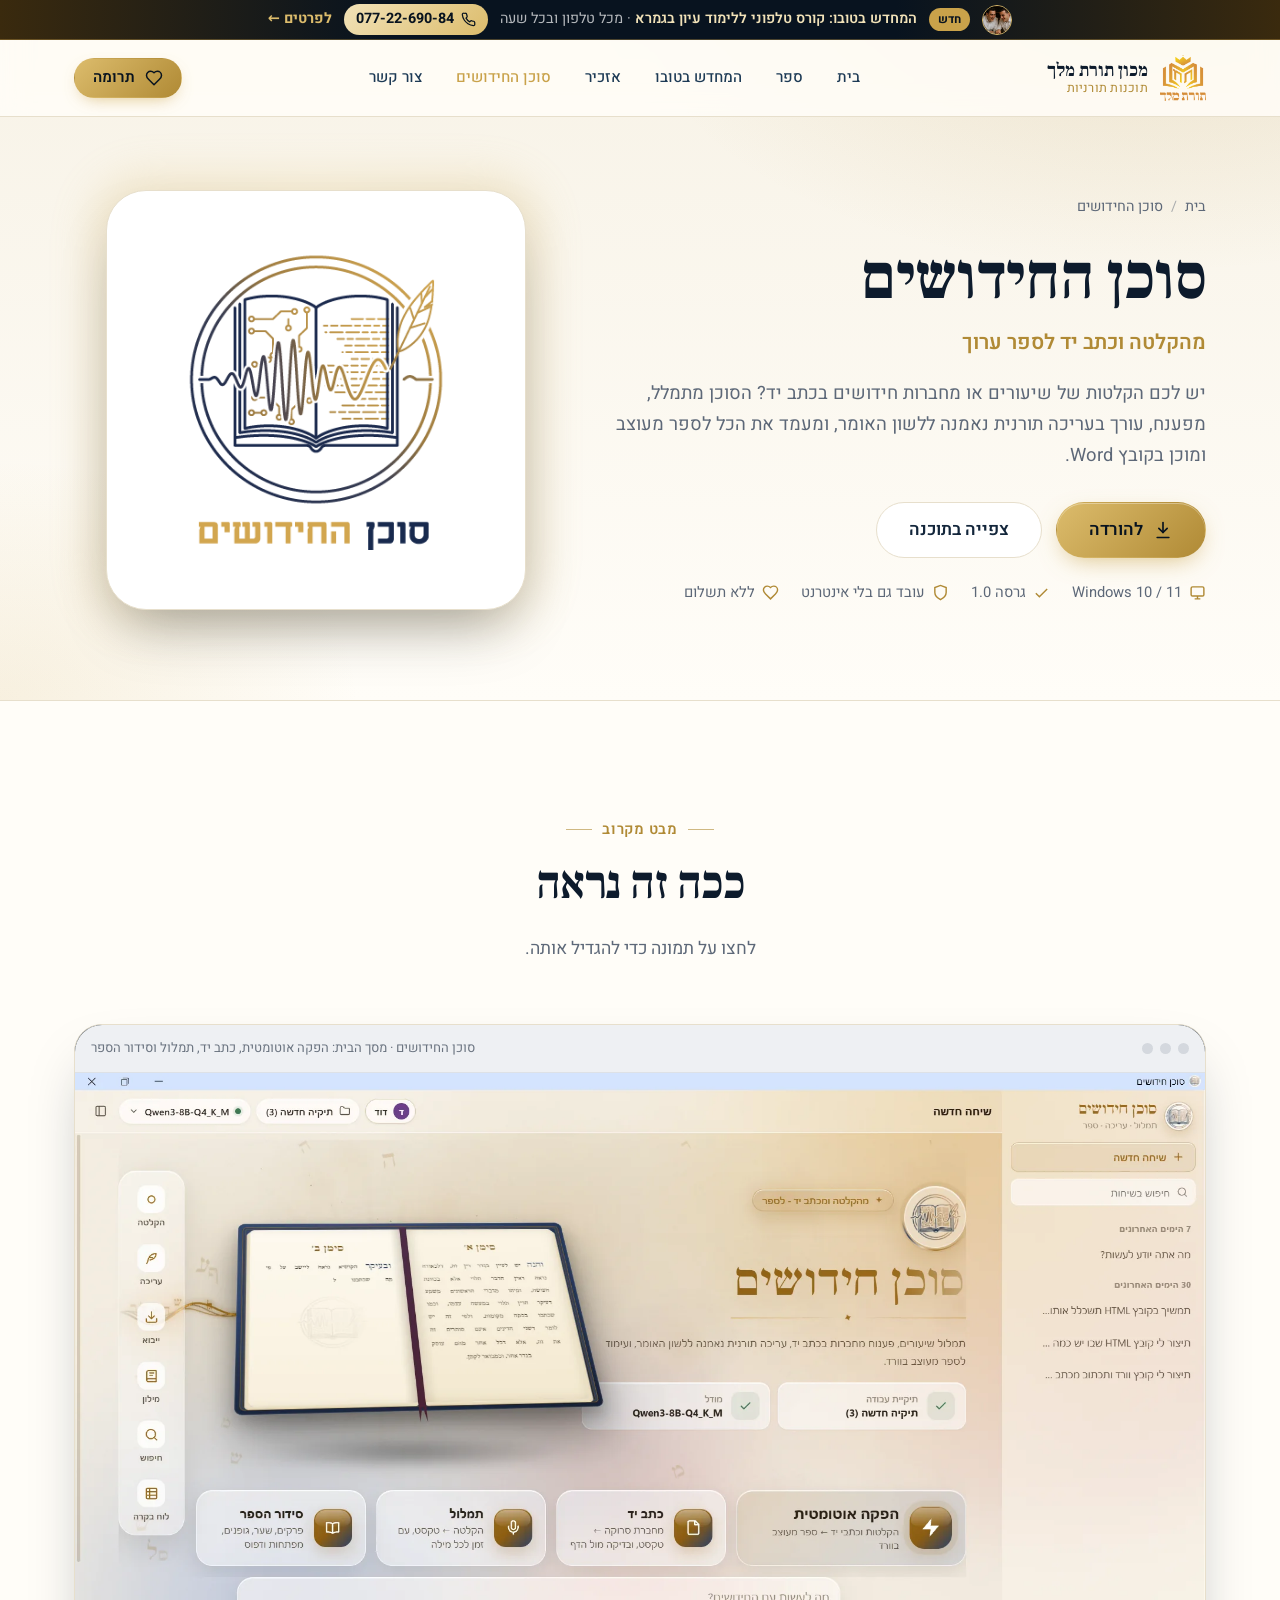
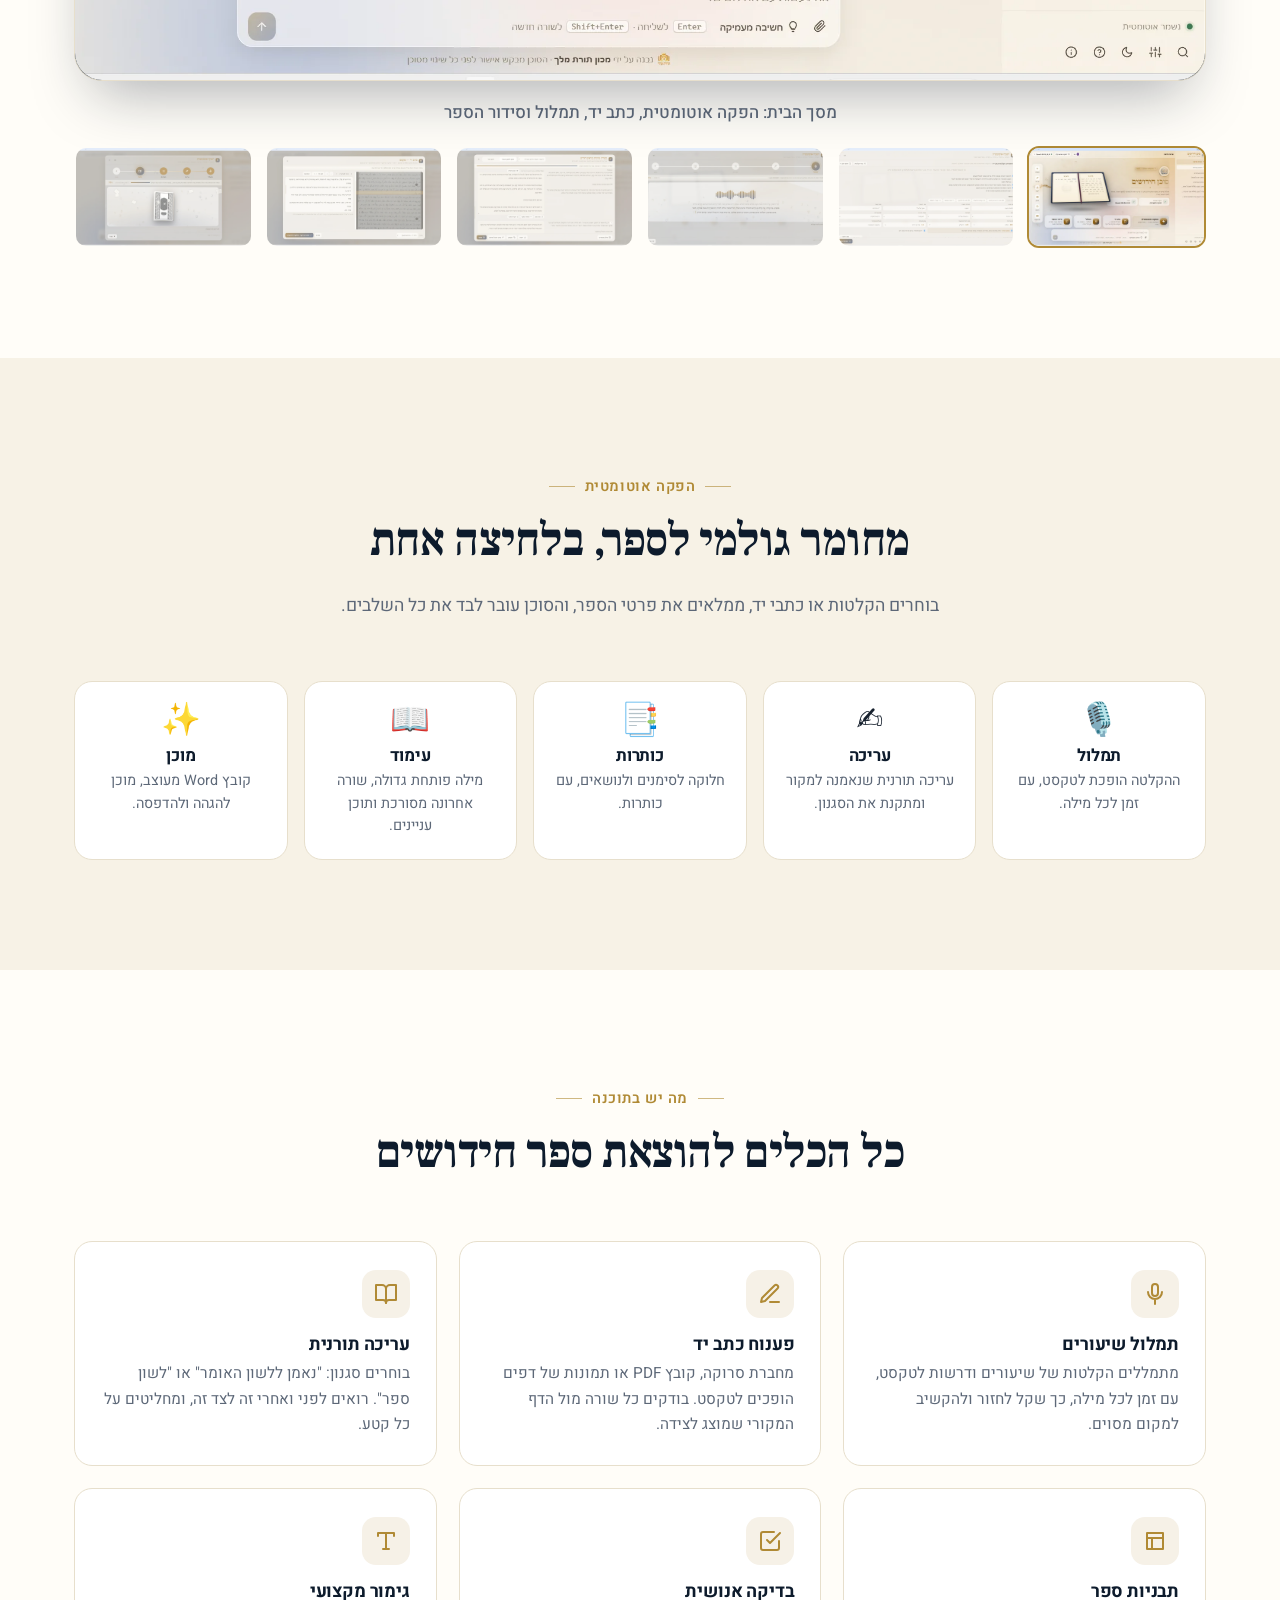
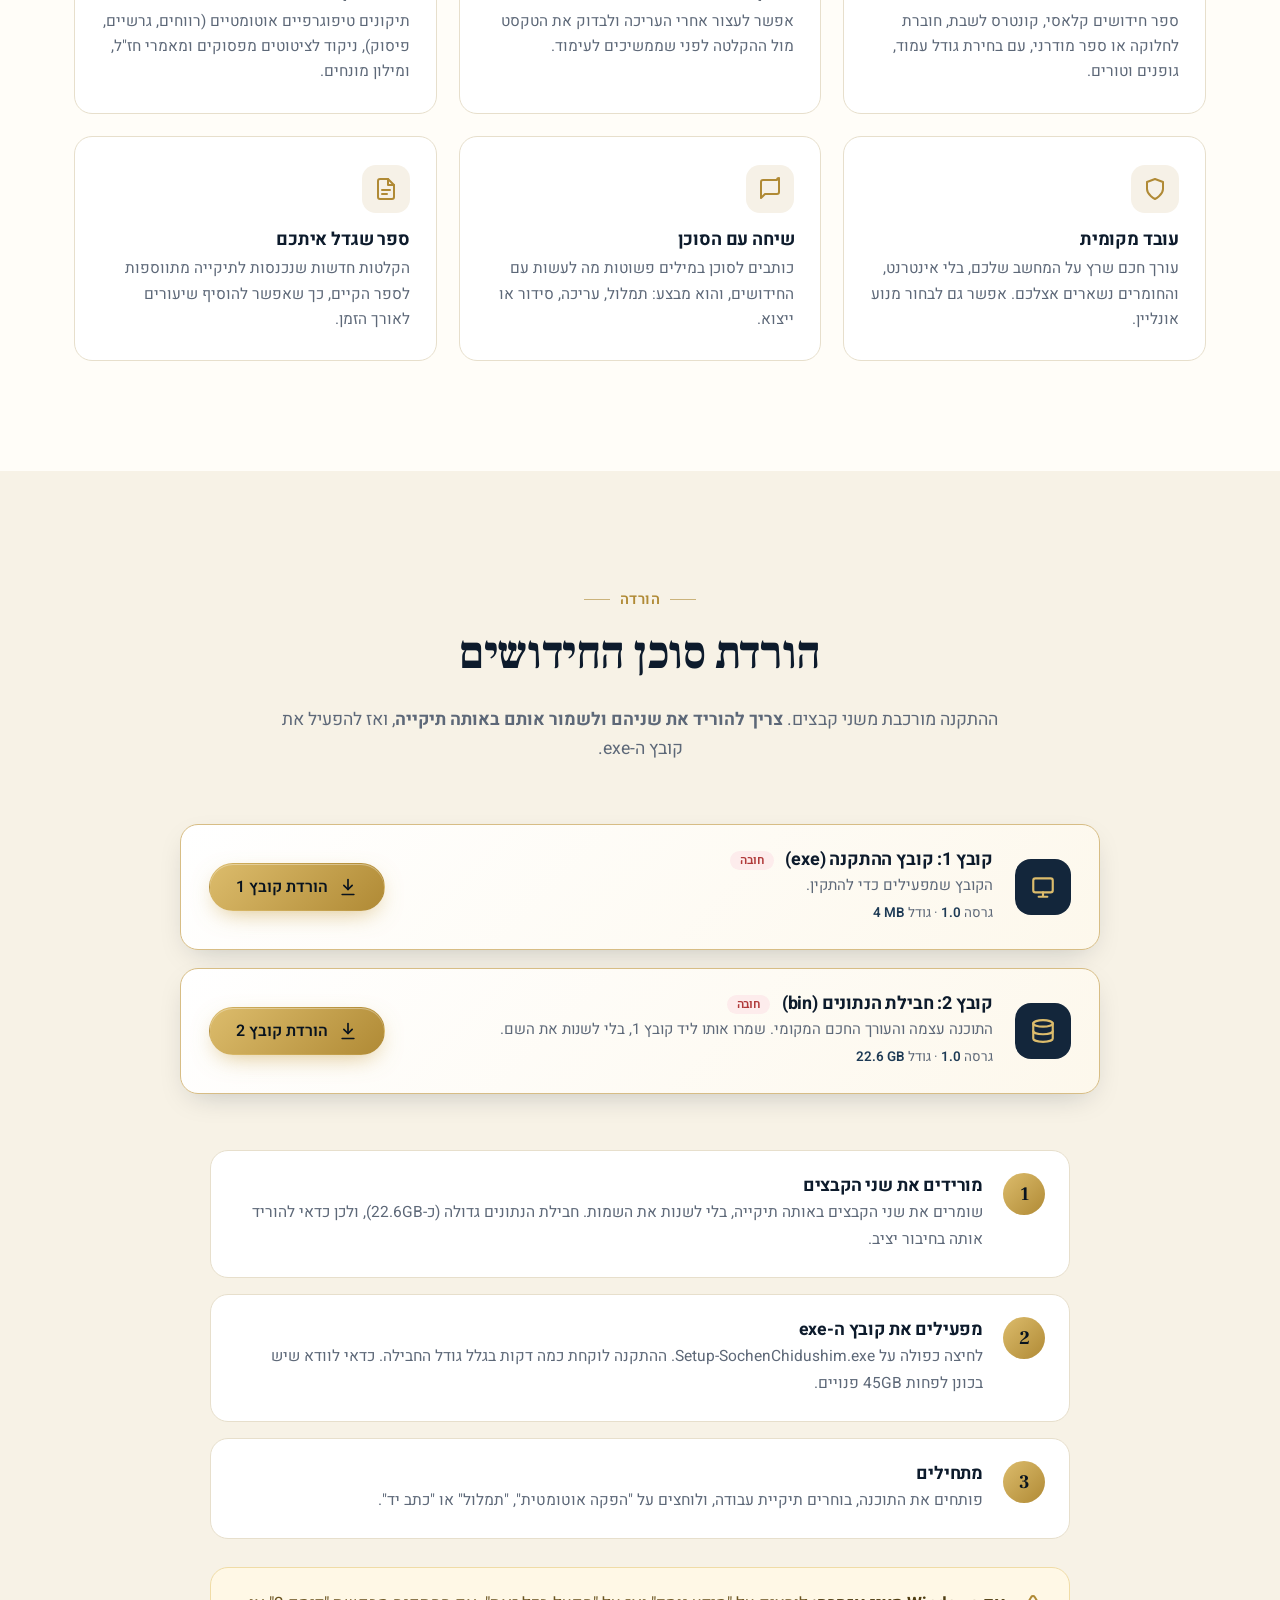
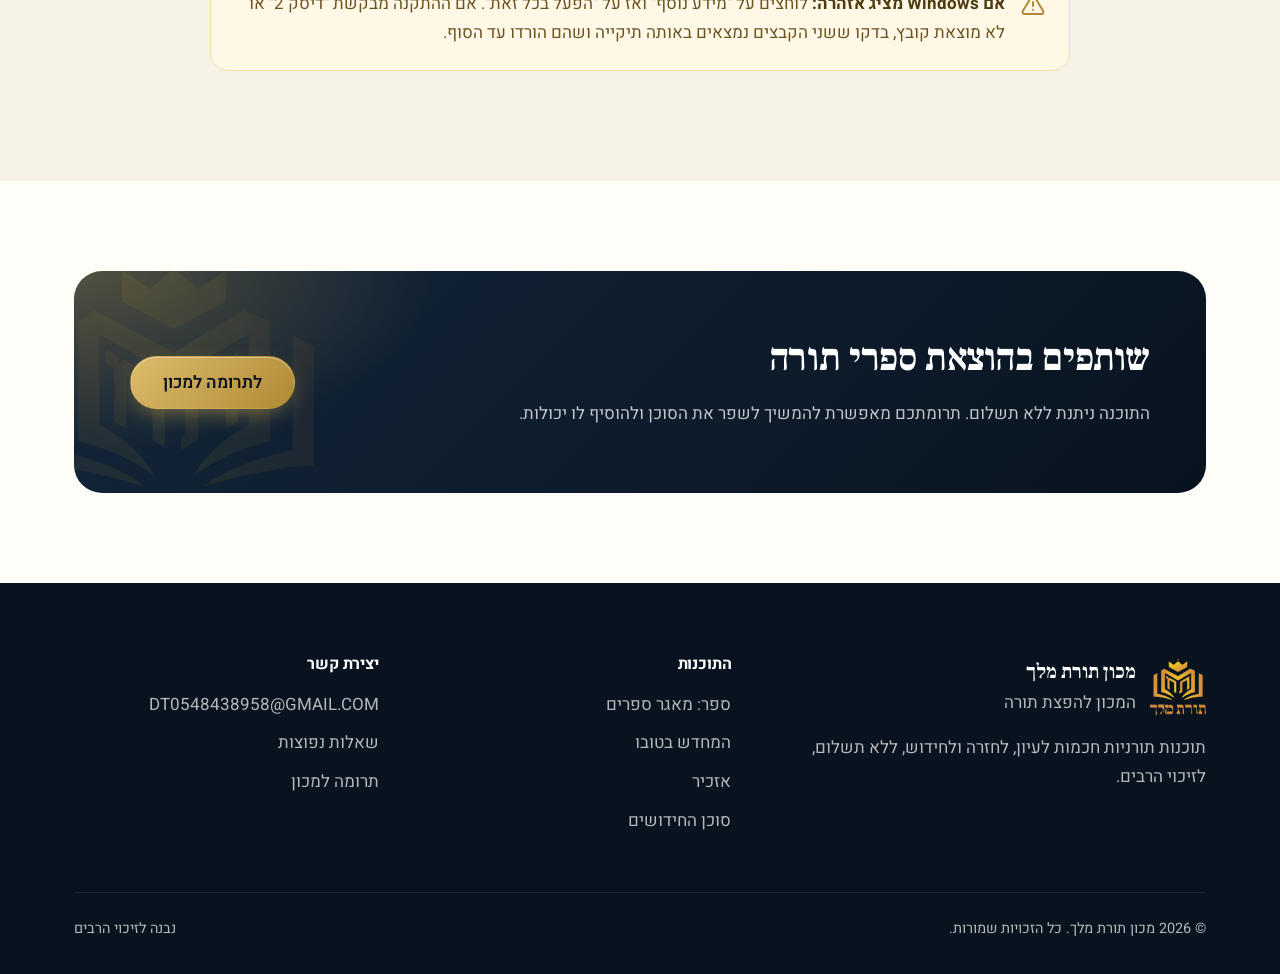
<file: sochen.html>
<!doctype html>
<html lang="he" dir="rtl">
<head>
  <meta charset="utf-8">
  <meta name="viewport" content="width=device-width, initial-scale=1">
  <title>סוכן החידושים | מכון תורת מלך</title>
  <meta name="description" content="סוכן החידושים: תמלול שיעורים, פענוח מחברות כתב יד, עריכה תורנית נאמנה ללשון האומר, ועימוד לספר מעוצב בוורד. הורדה ללא תשלום.">
  <meta name="theme-color" content="#0d1b2c">
  <meta property="og:title" content="סוכן החידושים: מהקלטה וכתב יד לספר ערוך">
  <meta property="og:image" content="assets/img/sochen/shot-4-sm.webp">
  <link rel="icon" href="favicon.png" type="image/png">
  <link rel="preconnect" href="https://fonts.googleapis.com">
  <link rel="preconnect" href="https://fonts.gstatic.com" crossorigin>
  <link href="https://fonts.googleapis.com/css2?family=Frank+Ruhl+Libre:wght@500;700;900&family=Heebo:wght@400;500;600;700&display=swap" rel="stylesheet">
  <link rel="stylesheet" href="assets/css/style.css?v=">
</head>
<body data-page="sochen" data-header="light" class="theme-sochen">
  <a class="skip-link" href="#main">דילוג לתוכן</a>
  <header id="site-header"></header>

  <main id="main">
    <section class="product-hero sochen">
      <div class="container product-hero-grid">
        <div>
          <nav class="breadcrumbs" aria-label="פירורי לחם"><a href="index.html">בית</a><span>/</span>סוכן החידושים</nav>
          <h1>סוכן החידושים</h1>
          <div class="tagline">מהקלטה וכתב יד לספר ערוך</div>
          <p class="lead">יש לכם הקלטות של שיעורים או מחברות חידושים בכתב יד? הסוכן מתמלל, מפענח, עורך בעריכה תורנית נאמנה ללשון האומר, ומעמד את הכל לספר מעוצב ומוכן בקובץ Word.</p>
          <div class="hero-cta">
            <a class="btn btn-gold btn-lg" href="#download">
              <svg viewBox="0 0 24 24" fill="none" stroke="currentColor" stroke-width="2" stroke-linecap="round" stroke-linejoin="round" aria-hidden="true"><path d="M12 3v12"/><path d="m7 10 5 5 5-5"/><path d="M5 21h14"/></svg>
              <span>להורדה</span>
            </a>
            <a class="btn btn-outline btn-lg" href="#gallery">צפייה בתוכנה</a>
          </div>
          <div class="meta">
            <span><svg viewBox="0 0 24 24" fill="none" stroke="currentColor" stroke-width="2" aria-hidden="true"><rect x="3" y="4" width="18" height="13" rx="2"/><path d="M8 21h8M12 17v4"/></svg>Windows 10 / 11</span>
            <span><svg viewBox="0 0 24 24" fill="none" stroke="currentColor" stroke-width="2" aria-hidden="true"><path d="M20 7 9 18l-5-5"/></svg>גרסה 1.0</span>
            <span><svg viewBox="0 0 24 24" fill="none" stroke="currentColor" stroke-width="2" aria-hidden="true"><path d="M12 22s8-4 8-10V5l-8-3-8 3v7c0 6 8 10 8 10Z"/></svg>עובד גם בלי אינטרנט</span>
            <span><svg viewBox="0 0 24 24" fill="none" stroke="currentColor" stroke-width="2" aria-hidden="true"><path d="M19 14c1.49-1.46 3-3.21 3-5.5A5.5 5.5 0 0 0 16.5 3c-1.76 0-3 .5-4.5 2-1.5-1.5-2.74-2-4.5-2A5.5 5.5 0 0 0 2 8.5c0 2.3 1.5 4.05 3 5.5l7 7Z"/></svg>ללא תשלום</span>
          </div>
        </div>
        <div class="product-logo-stage"><img src="assets/logos/sochen.png" alt="לוגו סוכן החידושים"></div>
      </div>
    </section>

    <!-- גלריה -->
    <section class="section" id="gallery">
      <div class="container">
        <div class="section-head reveal">
          <span class="kicker">מבט מקרוב</span>
          <h2>ככה זה נראה</h2>
          <p>לחצו על תמונה כדי להגדיל אותה.</p>
        </div>
        <div class="reveal" data-gallery="סוכן החידושים">
          <div class="gallery-main">
            <div class="chrome"><i></i><i></i><i></i><span>סוכן החידושים</span></div>
            <button type="button" class="view" aria-label="הגדלת צילום המסך">
              <img src="assets/img/sochen/shot-4.webp" alt="" width="1920" height="1032">
            </button>
          </div>
          <p class="gallery-caption" aria-live="polite"></p>
          <div class="gallery-thumbs" style="--cols:6;--cols-sm:3">
            <button type="button" data-full="assets/img/sochen/shot-4.webp" data-caption="מסך הבית: הפקה אוטומטית, כתב יד, תמלול וסידור הספר"><img src="assets/img/sochen/shot-4-sm.webp" alt="מסך הבית" loading="lazy"></button>
            <button type="button" data-full="assets/img/sochen/shot-5.webp" data-caption="הגדרת הפקה: חומרים, אפשרויות עריכה ועיצוב הספר"><img src="assets/img/sochen/shot-5-sm.webp" alt="הגדרת הפקה" loading="lazy"></button>
            <button type="button" data-full="assets/img/sochen/shot-6.webp" data-caption="תמלול ההקלטה בזמן אמת"><img src="assets/img/sochen/shot-6-sm.webp" alt="תמלול" loading="lazy"></button>
            <button type="button" data-full="assets/img/sochen/shot-1.webp" data-caption="עריכה תורנית: לפני ואחרי, זה לצד זה"><img src="assets/img/sochen/shot-1-sm.webp" alt="עריכה" loading="lazy"></button>
            <button type="button" data-full="assets/img/sochen/shot-3.webp" data-caption="פענוח כתב יד ובדיקה מול הדף הסרוק"><img src="assets/img/sochen/shot-3-sm.webp" alt="כתב יד לטקסט" loading="lazy"></button>
            <button type="button" data-full="assets/img/sochen/shot-2.webp" data-caption="עימוד הספר בשלב האחרון של ההפקה"><img src="assets/img/sochen/shot-2-sm.webp" alt="עימוד" loading="lazy"></button>
          </div>
        </div>
      </div>
    </section>

    <!-- שלבים -->
    <section class="section section-alt">
      <div class="container">
        <div class="section-head reveal">
          <span class="kicker">הפקה אוטומטית</span>
          <h2>מחומר גולמי לספר, בלחיצה אחת</h2>
          <p>בוחרים הקלטות או כתבי יד, ממלאים את פרטי הספר, והסוכן עובר לבד את כל השלבים.</p>
        </div>
        <div class="mode-grid pipeline">
          <div class="mode reveal"><span class="emoji" aria-hidden="true">🎙️</span><h3>תמלול</h3><p>ההקלטה הופכת לטקסט, עם זמן לכל מילה.</p></div>
          <div class="mode reveal reveal-delay-1"><span class="emoji" aria-hidden="true">✍️</span><h3>עריכה</h3><p>עריכה תורנית שנאמנה למקור ומתקנת את הסגנון.</p></div>
          <div class="mode reveal reveal-delay-2"><span class="emoji" aria-hidden="true">📑</span><h3>כותרות</h3><p>חלוקה לסימנים ולנושאים, עם כותרות.</p></div>
          <div class="mode reveal reveal-delay-3"><span class="emoji" aria-hidden="true">📖</span><h3>עימוד</h3><p>מילה פותחת גדולה, שורה אחרונה מסורכת ותוכן עניינים.</p></div>
          <div class="mode reveal"><span class="emoji" aria-hidden="true">✨</span><h3>מוכן</h3><p>קובץ Word מעוצב, מוכן להגהה ולהדפסה.</p></div>
        </div>
      </div>
    </section>

    <!-- תכונות -->
    <section class="section">
      <div class="container">
        <div class="section-head reveal">
          <span class="kicker">מה יש בתוכנה</span>
          <h2>כל הכלים להוצאת ספר חידושים</h2>
        </div>
        <div class="features">
          <div class="feature reveal">
            <div class="icon"><svg viewBox="0 0 24 24" fill="none" stroke="currentColor" stroke-width="2" stroke-linecap="round" stroke-linejoin="round" aria-hidden="true"><rect x="9" y="2" width="6" height="12" rx="3"/><path d="M5 10a7 7 0 0 0 14 0M12 17v5"/></svg></div>
            <h3>תמלול שיעורים</h3>
            <p>מתמללים הקלטות של שיעורים ודרשות לטקסט, עם זמן לכל מילה, כך שקל לחזור ולהקשיב למקום מסוים.</p>
          </div>
          <div class="feature reveal reveal-delay-1">
            <div class="icon"><svg viewBox="0 0 24 24" fill="none" stroke="currentColor" stroke-width="2" stroke-linecap="round" stroke-linejoin="round" aria-hidden="true"><path d="M12 20h9"/><path d="M16.5 3.5a2.1 2.1 0 0 1 3 3L7 19l-4 1 1-4Z"/></svg></div>
            <h3>פענוח כתב יד</h3>
            <p>מחברת סרוקה, קובץ PDF או תמונות של דפים הופכים לטקסט. בודקים כל שורה מול הדף המקורי שמוצג לצידה.</p>
          </div>
          <div class="feature reveal reveal-delay-2">
            <div class="icon"><svg viewBox="0 0 24 24" fill="none" stroke="currentColor" stroke-width="2" stroke-linecap="round" stroke-linejoin="round" aria-hidden="true"><path d="M2 3h6a4 4 0 0 1 4 4v14a3 3 0 0 0-3-3H2z"/><path d="M22 3h-6a4 4 0 0 0-4 4v14a3 3 0 0 1 3-3h7z"/></svg></div>
            <h3>עריכה תורנית</h3>
            <p>בוחרים סגנון: "נאמן ללשון האומר" או "לשון ספר". רואים לפני ואחרי זה לצד זה, ומחליטים על כל קטע.</p>
          </div>
          <div class="feature reveal">
            <div class="icon"><svg viewBox="0 0 24 24" fill="none" stroke="currentColor" stroke-width="2" stroke-linecap="round" stroke-linejoin="round" aria-hidden="true"><path d="M4 4h16v16H4z"/><path d="M4 9h16M9 20V9"/></svg></div>
            <h3>תבניות ספר</h3>
            <p>ספר חידושים קלאסי, קונטרס לשבת, חוברת לחלוקה או ספר מודרני, עם בחירת גודל עמוד, גופנים וטורים.</p>
          </div>
          <div class="feature reveal reveal-delay-1">
            <div class="icon"><svg viewBox="0 0 24 24" fill="none" stroke="currentColor" stroke-width="2" stroke-linecap="round" stroke-linejoin="round" aria-hidden="true"><path d="M9 11l3 3L22 4"/><path d="M21 12v7a2 2 0 0 1-2 2H5a2 2 0 0 1-2-2V5a2 2 0 0 1 2-2h11"/></svg></div>
            <h3>בדיקה אנושית</h3>
            <p>אפשר לעצור אחרי העריכה ולבדוק את הטקסט מול ההקלטה לפני שממשיכים לעימוד.</p>
          </div>
          <div class="feature reveal reveal-delay-2">
            <div class="icon"><svg viewBox="0 0 24 24" fill="none" stroke="currentColor" stroke-width="2" stroke-linecap="round" stroke-linejoin="round" aria-hidden="true"><path d="M4 7V4h16v3M9 20h6M12 4v16"/></svg></div>
            <h3>גימור מקצועי</h3>
            <p>תיקונים טיפוגרפיים אוטומטיים (רווחים, גרשיים, פיסוק), ניקוד לציטוטים מפסוקים ומאמרי חז"ל, ומילון מונחים.</p>
          </div>
          <div class="feature reveal">
            <div class="icon"><svg viewBox="0 0 24 24" fill="none" stroke="currentColor" stroke-width="2" stroke-linecap="round" stroke-linejoin="round" aria-hidden="true"><path d="M12 22s8-4 8-10V5l-8-3-8 3v7c0 6 8 10 8 10Z"/></svg></div>
            <h3>עובד מקומית</h3>
            <p>עורך חכם שרץ על המחשב שלכם, בלי אינטרנט, והחומרים נשארים אצלכם. אפשר גם לבחור מנוע אונליין.</p>
          </div>
          <div class="feature reveal reveal-delay-1">
            <div class="icon"><svg viewBox="0 0 24 24" fill="none" stroke="currentColor" stroke-width="2" stroke-linecap="round" stroke-linejoin="round" aria-hidden="true"><path d="M21 15a2 2 0 0 1-2 2H7l-4 4V5a2 2 0 0 1 2-2h14a2 2 0 0 1 2-2z"/></svg></div>
            <h3>שיחה עם הסוכן</h3>
            <p>כותבים לסוכן במילים פשוטות מה לעשות עם החידושים, והוא מבצע: תמלול, עריכה, סידור או ייצוא.</p>
          </div>
          <div class="feature reveal reveal-delay-2">
            <div class="icon"><svg viewBox="0 0 24 24" fill="none" stroke="currentColor" stroke-width="2" stroke-linecap="round" stroke-linejoin="round" aria-hidden="true"><path d="M14 2H6a2 2 0 0 0-2 2v16a2 2 0 0 0 2 2h12a2 2 0 0 0 2-2V8z"/><path d="M14 2v6h6M8 13h8M8 17h5"/></svg></div>
            <h3>ספר שגדל איתכם</h3>
            <p>הקלטות חדשות שנכנסות לתיקייה מתווספות לספר הקיים, כך שאפשר להוסיף שיעורים לאורך הזמן.</p>
          </div>
        </div>
      </div>
    </section>

    <!-- הורדות -->
    <section class="section section-alt" id="download">
      <div class="container">
        <div class="section-head reveal">
          <span class="kicker">הורדה</span>
          <h2>הורדת סוכן החידושים</h2>
          <p>ההתקנה מורכבת משני קבצים. <strong>צריך להוריד את שניהם ולשמור אותם באותה תיקייה</strong>, ואז להפעיל את קובץ ה-exe.</p>
        </div>
        <div class="downloads reveal" style="max-width:920px;margin-inline:auto">
          <div class="download-item primary">
            <div class="file-icon"><svg viewBox="0 0 24 24" fill="none" stroke="currentColor" stroke-width="2" stroke-linecap="round" stroke-linejoin="round" aria-hidden="true"><rect x="3" y="4" width="18" height="13" rx="2"/><path d="M8 21h8M12 17v4"/></svg></div>
            <div>
              <h3>קובץ 1: קובץ ההתקנה (exe) <span class="tag required">חובה</span></h3>
              <p>הקובץ שמפעילים כדי להתקין.</p>
              <div class="file-meta" data-download-meta="sochen-exe"></div>
            </div>
            <a class="btn btn-gold" data-download="sochen-exe" data-label="הורדת קובץ 1"></a>
          </div>
          <div class="download-item primary">
            <div class="file-icon"><svg viewBox="0 0 24 24" fill="none" stroke="currentColor" stroke-width="2" stroke-linecap="round" stroke-linejoin="round" aria-hidden="true"><ellipse cx="12" cy="5" rx="9" ry="3"/><path d="M3 5v14c0 1.7 4 3 9 3s9-1.3 9-3V5"/><path d="M3 12c0 1.7 4 3 9 3s9-1.3 9-3"/></svg></div>
            <div>
              <h3>קובץ 2: חבילת הנתונים (bin) <span class="tag required">חובה</span></h3>
              <p>התוכנה עצמה והעורך החכם המקומי. שמרו אותו ליד קובץ 1, בלי לשנות את השם.</p>
              <div class="file-meta" data-download-meta="sochen-bin"></div>
            </div>
            <a class="btn btn-gold" data-download="sochen-bin" data-label="הורדת קובץ 2"></a>
          </div>
        </div>

        <div class="steps reveal" style="margin-top:56px">
          <div class="step"><h3>מורידים את שני הקבצים</h3><p>שומרים את שני הקבצים באותה תיקייה, בלי לשנות את השמות. חבילת הנתונים גדולה (כ-22.6GB), ולכן כדאי להוריד אותה בחיבור יציב.</p></div>
          <div class="step"><h3>מפעילים את קובץ ה-exe</h3><p>לחיצה כפולה על Setup-SochenChidushim.exe. ההתקנה לוקחת כמה דקות בגלל גודל החבילה. כדאי לוודא שיש בכונן לפחות 45GB פנויים.</p></div>
          <div class="step"><h3>מתחילים</h3><p>פותחים את התוכנה, בוחרים תיקיית עבודה, ולוחצים על "הפקה אוטומטית", "תמלול" או "כתב יד".</p></div>
        </div>
        <div class="callout reveal">
          <svg viewBox="0 0 24 24" fill="none" stroke="currentColor" stroke-width="2" stroke-linecap="round" stroke-linejoin="round" aria-hidden="true"><path d="M12 9v4M12 17h.01"/><path d="M10.3 3.9 1.8 18a2 2 0 0 0 1.7 3h17a2 2 0 0 0 1.7-3L13.7 3.9a2 2 0 0 0-3.4 0Z"/></svg>
          <p><strong>אם Windows מציג אזהרה:</strong> לוחצים על "מידע נוסף" ואז על "הפעל בכל זאת". אם ההתקנה מבקשת "דיסק 2" או לא מוצאת קובץ, בדקו ששני הקבצים נמצאים באותה תיקייה ושהם הורדו עד הסוף.</p>
        </div>
      </div>
    </section>

    <section class="section" style="padding-block:90px">
      <div class="container">
        <div class="donate-band reveal">
          <div>
            <h2>שותפים בהוצאת ספרי תורה</h2>
            <p>התוכנה ניתנת ללא תשלום. תרומתכם מאפשרת להמשיך לשפר את הסוכן ולהוסיף לו יכולות.</p>
          </div>
          <button type="button" class="btn btn-gold btn-lg" data-donate>לתרומה למכון</button>
        </div>
      </div>
    </section>
  </main>

  <footer id="site-footer"></footer>
  <script src="assets/js/config.js?v="></script>
  <script src="assets/js/main.js?v="></script>
</body>
</html>
</file>
<file: assets/css/style.css>
/* ==========================================================
   תוכנות מבית מכון תורת מלך — עיצוב ראשי
   ========================================================== */

:root {
  --navy-950: #08131f;
  --navy-900: #0d1b2c;
  --navy-800: #13263b;
  --navy-700: #1d3a55;
  --navy-600: #2a4d6e;
  --gold-600: #b08a35;
  --gold-500: #c9a24a;
  --gold-400: #dcbc6c;
  --gold-200: #f1e2b8;
  --parchment: #f7f2e6;
  --paper: #fffdf8;
  --line: #e7dfcc;
  --ink: #17212e;
  --muted: #5d6878;
  --white: #ffffff;

  /* צבעי מוצרים */
  --sefer: #17a2af;
  --mechadesh: #25566e;
  --azkir: #3d77c2;
  --sochen: #b08a35;

  --radius-sm: 10px;
  --radius: 18px;
  --radius-lg: 28px;
  --shadow-sm: 0 1px 2px rgba(13, 27, 44, .06), 0 2px 8px rgba(13, 27, 44, .05);
  --shadow: 0 10px 30px -12px rgba(13, 27, 44, .25);
  --shadow-lg: 0 30px 60px -20px rgba(13, 27, 44, .35);

  --font-display: "Frank Ruhl Libre", "David Libre", serif;
  --font-body: "Heebo", "Assistant", system-ui, sans-serif;

  --container: 1180px;
  --ease: cubic-bezier(.2, .7, .2, 1);
}

*,
*::before,
*::after { box-sizing: border-box; }

html { scroll-behavior: smooth; -webkit-text-size-adjust: 100%; }

body {
  margin: 0;
  font-family: var(--font-body);
  font-size: 17px;
  line-height: 1.7;
  color: var(--ink);
  background: var(--paper);
  direction: rtl;
  overflow-x: hidden;
}

img { max-width: 100%; display: block; }
a { color: inherit; text-decoration: none; }
button { font: inherit; cursor: pointer; }

h1, h2, h3, h4 {
  font-family: var(--font-display);
  line-height: 1.2;
  margin: 0 0 .5em;
  font-weight: 700;
  letter-spacing: -.01em;
}

p { margin: 0 0 1em; }

.container {
  width: 100%;
  max-width: var(--container);
  margin-inline: auto;
  padding-inline: 24px;
}

@media (max-width: 640px) {
  .container { padding-inline: 16px; }
  body { font-size: 16px; }
}

.skip-link {
  position: fixed; inset-inline-start: 8px; top: 8px; transform: translateY(-200%);
  background: var(--gold-500); color: var(--navy-900); padding: 8px 16px; border-radius: 8px; z-index: 100;
}
.skip-link:focus { transform: none; }

:focus-visible { outline: 3px solid var(--gold-400); outline-offset: 3px; border-radius: 6px; }

/* ---------- כותרת עליונה ---------- */
.site-header {
  position: fixed; inset: 0 0 auto 0; z-index: 50;
  transition: background .3s var(--ease), box-shadow .3s var(--ease), border-color .3s;
  border-bottom: 1px solid transparent;
}
.site-header.is-solid,
.site-header.is-light {
  background: rgba(255, 253, 248, .86);
  backdrop-filter: saturate(1.4) blur(14px);
  -webkit-backdrop-filter: saturate(1.4) blur(14px);
  border-color: var(--line);
}
.site-header .bar {
  display: flex; align-items: center; justify-content: space-between; gap: 16px;
  height: 76px;
}
.brand { display: flex; align-items: center; gap: 12px; }
.brand img { width: 46px; height: 46px; object-fit: contain; }
.brand-text { display: flex; flex-direction: column; line-height: 1.15; }
.brand-text strong { font-family: var(--font-display); font-size: 1.15rem; color: var(--white); transition: color .3s; }
.brand-text span { font-size: .78rem; color: var(--gold-400); letter-spacing: .02em; }
.is-solid .brand-text strong,
.is-light .brand-text strong { color: var(--navy-900); }
.is-solid .brand-text span,
.is-light .brand-text span { color: var(--gold-600); }

.nav { display: flex; align-items: center; gap: 6px; }
.nav a {
  padding: 8px 14px; border-radius: 999px; font-size: .95rem; font-weight: 500;
  color: rgba(255, 255, 255, .85); transition: background .2s, color .2s;
}
.nav a:hover { background: rgba(255, 255, 255, .1); color: var(--white); }
.is-solid .nav a,
.is-light .nav a { color: var(--navy-700); }
.is-solid .nav a:hover,
.is-light .nav a:hover { background: rgba(13, 27, 44, .06); color: var(--navy-900); }
.nav a[aria-current="page"] { color: var(--gold-500) !important; }

.header-actions { display: flex; align-items: center; gap: 10px; }

.menu-toggle {
  display: none; width: 44px; height: 44px; border-radius: 12px; border: 1px solid rgba(255,255,255,.25);
  background: transparent; color: var(--white); align-items: center; justify-content: center;
}
.is-solid .menu-toggle, .is-light .menu-toggle { color: var(--navy-900); border-color: var(--line); }

@media (max-width: 920px) {
  .menu-toggle { display: inline-flex; }
  .nav {
    position: fixed; inset: 116px 0 auto 0; flex-direction: column; align-items: stretch;
    background: var(--paper); padding: 12px 16px 20px; gap: 2px; border-bottom: 1px solid var(--line);
    box-shadow: var(--shadow); transform: translateY(-12px); opacity: 0; pointer-events: none;
    transition: opacity .25s, transform .25s var(--ease);
  }
  .nav.is-open { opacity: 1; transform: none; pointer-events: auto; }
  .nav a { color: var(--navy-800) !important; padding: 12px 14px; border-radius: 12px; }
  .header-actions .btn-donate span { display: none; }
}

/* ---------- כפתורים ---------- */
.btn {
  display: inline-flex; align-items: center; justify-content: center; gap: 10px;
  padding: 13px 26px; border-radius: 999px; border: 1px solid transparent;
  font-weight: 600; font-size: 1rem; line-height: 1; white-space: nowrap;
  transition: transform .2s var(--ease), box-shadow .2s var(--ease), background .2s, color .2s, border-color .2s;
}
.btn svg { width: 20px; height: 20px; flex: none; }
.btn:hover { transform: translateY(-2px); }
.btn:active { transform: translateY(0); }

.btn-gold {
  background: linear-gradient(135deg, var(--gold-400), var(--gold-600));
  color: var(--navy-950);
  box-shadow: 0 8px 24px -8px rgba(201, 162, 74, .7), inset 0 1px 0 rgba(255,255,255,.35);
}
.btn-gold:hover { box-shadow: 0 14px 30px -10px rgba(201, 162, 74, .85), inset 0 1px 0 rgba(255,255,255,.35); }

.btn-navy { background: var(--navy-800); color: var(--white); box-shadow: var(--shadow-sm); }
.btn-navy:hover { background: var(--navy-700); box-shadow: var(--shadow); }

.btn-ghost-light { border-color: rgba(255,255,255,.3); color: var(--white); background: rgba(255,255,255,.04); }
.btn-ghost-light:hover { background: rgba(255,255,255,.12); border-color: rgba(255,255,255,.5); }

.btn-outline { border-color: var(--line); color: var(--navy-800); background: var(--white); }
.btn-outline:hover { border-color: var(--gold-500); color: var(--navy-900); }

.btn-donate {
  padding: 10px 18px; font-size: .95rem;
  background: linear-gradient(135deg, var(--gold-400), var(--gold-600)); color: var(--navy-950);
  box-shadow: 0 6px 18px -8px rgba(201,162,74,.8);
}
.btn-donate svg { width: 18px; height: 18px; }

.btn-lg { padding: 17px 32px; font-size: 1.08rem; }
.btn[disabled], .btn.is-disabled { opacity: .55; pointer-events: none; }

/* ---------- Hero ---------- */
.hero {
  position: relative; isolation: isolate; overflow: hidden;
  background:
    radial-gradient(900px 500px at 85% -10%, rgba(201,162,74,.22), transparent 60%),
    linear-gradient(to top, var(--navy-950) 0%, rgba(8,19,31,0) 38%),
    linear-gradient(to left, rgba(8,19,31,.96) 0%, rgba(8,19,31,.9) 34%, rgba(8,19,31,.62) 62%, rgba(8,19,31,.5) 100%),
    url("../img/hero-bg.webp") center 35% / cover no-repeat,
    var(--navy-950);
  color: var(--white);
  padding: 200px 0 150px;
}
@media (max-width: 920px) {
  .hero {
    background:
      linear-gradient(to top, var(--navy-950) 0%, rgba(8,19,31,.82) 45%, rgba(8,19,31,.72) 100%),
      url("../img/hero-bg-sm.webp") center / cover no-repeat,
      var(--navy-950);
  }
}
.hero::before {
  content: ""; position: absolute; inset: 0; z-index: -1; opacity: .5;
  background-image: url("data:image/svg+xml,%3Csvg xmlns='http://www.w3.org/2000/svg' width='120' height='120' viewBox='0 0 120 120'%3E%3Cg fill='none' stroke='%23c9a24a' stroke-opacity='.10' stroke-width='1'%3E%3Cpath d='M60 6 L114 60 L60 114 L6 60 Z'/%3E%3Cpath d='M60 24 L96 60 L60 96 L24 60 Z'/%3E%3Ccircle cx='60' cy='60' r='6'/%3E%3C/g%3E%3C/svg%3E");
  mask-image: radial-gradient(ellipse at 50% 30%, #000 30%, transparent 75%);
  -webkit-mask-image: radial-gradient(ellipse at 50% 30%, #000 30%, transparent 75%);
}
.hero-grid { display: grid; grid-template-columns: 1.15fr .85fr; gap: 56px; align-items: center; }
.eyebrow {
  display: inline-flex; align-items: center; gap: 10px; padding: 7px 16px; border-radius: 999px;
  background: rgba(201,162,74,.12); border: 1px solid rgba(201,162,74,.35); color: var(--gold-200);
  font-size: .9rem; font-weight: 500; margin-bottom: 26px;
}
.eyebrow .dot { width: 7px; height: 7px; border-radius: 50%; background: var(--gold-400); box-shadow: 0 0 0 4px rgba(220,188,108,.2); }
.hero h1 { font-size: clamp(2.4rem, 5.4vw, 4.4rem); font-weight: 900; margin-bottom: 22px; }
.hero h1 .gold {
  background: linear-gradient(120deg, var(--gold-200), var(--gold-400) 40%, var(--gold-600));
  -webkit-background-clip: text; background-clip: text; color: transparent;
}
.hero .lead { font-size: clamp(1.08rem, 1.6vw, 1.28rem); color: rgba(255,255,255,.78); max-width: 34em; margin-bottom: 36px; }
.hero-cta { display: flex; flex-wrap: wrap; gap: 14px; }

.hero-emblem { position: relative; display: grid; place-items: center; aspect-ratio: 1; }
.hero-emblem .ring {
  position: absolute; inset: 0; border-radius: 50%;
  border: 1px solid rgba(201,162,74,.25);
}
.hero-emblem .ring:nth-child(2) { inset: 9%; border-style: dashed; border-color: rgba(201,162,74,.2); animation: spin 80s linear infinite; }
.hero-emblem .ring:nth-child(3) { inset: 19%; background: radial-gradient(circle, rgba(8,19,31,.85) 35%, rgba(8,19,31,.45) 70%, transparent 100%); border-color: rgba(201,162,74,.4); }
.hero-emblem img { position: relative; width: 52%; filter: drop-shadow(0 20px 40px rgba(201,162,74,.35)); animation: float 7s ease-in-out infinite; }
.orbit {
  position: absolute; width: 76px; height: 76px; border-radius: 22px; background: var(--white);
  display: grid; place-items: center; padding: 10px; box-shadow: var(--shadow-lg);
  transition: transform .3s var(--ease);
}
.orbit img { width: 100%; height: 100%; object-fit: contain; filter: none; animation: none; }
.orbit:hover { transform: scale(1.08) !important; }
.orbit.o1 { top: 4%; inset-inline-end: 14%; animation: bob 6s ease-in-out infinite; }
.orbit.o2 { top: 38%; inset-inline-start: -2%; animation: bob 7s ease-in-out infinite .6s; }
.orbit.o3 { bottom: 4%; inset-inline-end: 18%; animation: bob 6.5s ease-in-out infinite 1.2s; }
.orbit.o4 { top: 42%; inset-inline-end: -3%; animation: bob 7.5s ease-in-out infinite 1.8s; }

@keyframes spin { to { transform: rotate(360deg); } }
@keyframes float { 0%,100% { transform: translateY(0); } 50% { transform: translateY(-12px); } }
@keyframes bob { 0%,100% { transform: translateY(0); } 50% { transform: translateY(-8px); } }

.hero-stats {
  margin-top: 72px; display: grid; grid-template-columns: repeat(4, 1fr); gap: 1px;
  background: rgba(255,255,255,.08); border: 1px solid rgba(255,255,255,.08); border-radius: var(--radius); overflow: hidden;
}
.hero-stats { backdrop-filter: blur(8px); -webkit-backdrop-filter: blur(8px); }
.hero-stats div { background: rgba(8,19,31,.7); padding: 22px 20px; text-align: center; }
.hero-stats strong { display: block; font-family: var(--font-display); font-size: 2rem; color: var(--gold-400); line-height: 1.1; }
.hero-stats span { font-size: .9rem; color: rgba(255,255,255,.65); }

@media (max-width: 920px) {
  .hero { padding: 160px 0 110px; }
  .hero-grid { grid-template-columns: 1fr; gap: 40px; text-align: center; }
  .hero .lead { margin-inline: auto; }
  .hero-cta { justify-content: center; }
  .hero-emblem { max-width: 380px; margin-inline: auto; width: 100%; }
  .hero-stats { grid-template-columns: repeat(2, 1fr); margin-top: 48px; }
}
@media (max-width: 480px) {
  .orbit { width: 58px; height: 58px; border-radius: 16px; padding: 7px; }
}

/* ---------- סקשנים ---------- */
.section { padding: 110px 0; position: relative; }
.section-alt { background: var(--parchment); }
.section-head { text-align: center; max-width: 720px; margin: 0 auto 60px; }
.kicker {
  display: inline-flex; align-items: center; gap: 10px; color: var(--gold-600); font-weight: 600;
  font-size: .92rem; letter-spacing: .04em; margin-bottom: 14px;
}
.kicker::before, .kicker::after { content: ""; width: 26px; height: 1px; background: currentColor; opacity: .6; }
.section-head h2 { font-size: clamp(2rem, 3.6vw, 2.9rem); color: var(--navy-900); }
.section-head p { color: var(--muted); font-size: 1.1rem; }
@media (max-width: 640px) { .section { padding: 76px 0; } .section-head { margin-bottom: 40px; } }

/* ---------- כרטיסי מוצרים ---------- */
.products { display: grid; grid-template-columns: repeat(2, 1fr); gap: 28px; }
@media (max-width: 860px) { .products { grid-template-columns: 1fr; } }

.product-card {
  --accent: var(--navy-700);
  position: relative; display: grid; grid-template-columns: 150px 1fr; gap: 28px; align-items: center;
  background: var(--white); border: 1px solid var(--line); border-radius: var(--radius-lg);
  padding: 32px; overflow: hidden; isolation: isolate;
  transition: transform .35s var(--ease), box-shadow .35s var(--ease), border-color .35s;
}
.product-card::before {
  content: ""; position: absolute; inset: 0; z-index: -1; opacity: 0; transition: opacity .35s;
  background: radial-gradient(500px 220px at 100% 0%, color-mix(in srgb, var(--accent) 12%, transparent), transparent 70%);
}
.product-card::after {
  content: ""; position: absolute; inset-inline-start: 0; top: 0; bottom: 0; width: 4px;
  background: var(--accent); transform: scaleY(0); transform-origin: top; transition: transform .45s var(--ease);
}
.product-card:hover { transform: translateY(-6px); box-shadow: var(--shadow-lg); border-color: color-mix(in srgb, var(--accent) 35%, var(--line)); }
.product-card:hover::before { opacity: 1; }
.product-card:hover::after { transform: scaleY(1); }

.product-card .logo-box {
  aspect-ratio: 1; border-radius: 22px; display: grid; place-items: center; padding: 18px;
  background: linear-gradient(160deg, #fff, var(--parchment)); border: 1px solid var(--line);
}
.product-card .logo-box img { max-height: 100%; object-fit: contain; }
.product-card h3 { font-size: 1.7rem; margin-bottom: 4px; color: var(--navy-900); }
.product-card .tagline { color: var(--accent); font-weight: 600; font-size: .98rem; margin-bottom: 10px; }
.product-card p.desc { color: var(--muted); font-size: .98rem; margin-bottom: 18px; }
.product-card .card-actions { display: flex; gap: 10px; flex-wrap: wrap; }
.product-card .btn { padding: 11px 20px; font-size: .95rem; }

.badge {
  position: absolute; top: 20px; inset-inline-end: 20px; padding: 5px 12px; border-radius: 999px;
  font-size: .8rem; font-weight: 600;
}
.badge-live { background: #e7f6ee; color: #1b7a48; }
.badge-live::before { content: ""; display: inline-block; width: 7px; height: 7px; border-radius: 50%; background: #22a35d; margin-inline-end: 6px; vertical-align: middle; }
.badge-soon { background: var(--gold-200); color: #7a5b17; }

.product-card.sefer { --accent: var(--sefer); }
.product-card.mechadesh { --accent: var(--mechadesh); }
.product-card.azkir { --accent: var(--azkir); }
.product-card.sochen { --accent: var(--sochen); }

@media (max-width: 520px) {
  .product-card { grid-template-columns: 1fr; padding: 26px 22px; text-align: center; }
  .product-card .logo-box { width: 130px; margin-inline: auto; }
  .product-card .card-actions { justify-content: center; }
}

/* ---------- ערכים / יתרונות ---------- */
.values { display: grid; grid-template-columns: repeat(3, 1fr); gap: 24px; }
.value {
  padding: 32px 28px; border-radius: var(--radius); background: var(--white); border: 1px solid var(--line);
  transition: transform .3s var(--ease), box-shadow .3s;
}
.value:hover { transform: translateY(-4px); box-shadow: var(--shadow); }
.value .icon {
  width: 54px; height: 54px; border-radius: 16px; display: grid; place-items: center; margin-bottom: 18px;
  background: linear-gradient(135deg, var(--navy-800), var(--navy-600)); color: var(--gold-400);
}
.value .icon svg { width: 26px; height: 26px; }
.value h3 { font-size: 1.3rem; color: var(--navy-900); }
.value p { color: var(--muted); margin: 0; font-size: .98rem; }
@media (max-width: 860px) { .values { grid-template-columns: 1fr; } }

/* ---------- תרומה ---------- */
.donate-band {
  position: relative; overflow: hidden; isolation: isolate;
  border-radius: var(--radius-lg); padding: 64px 56px; color: var(--white);
  background:
    radial-gradient(600px 300px at 0% 0%, rgba(201,162,74,.35), transparent 60%),
    linear-gradient(135deg, var(--navy-800), var(--navy-950));
  display: grid; grid-template-columns: 1fr auto; gap: 40px; align-items: center;
}
.donate-band::after {
  content: ""; position: absolute; inset-inline-end: -60px; bottom: -80px; width: 320px; height: 320px; z-index: -1;
  background: url("../logos/torat-melech.png") center/contain no-repeat; opacity: .07;
}
.donate-band h2 { font-size: clamp(1.8rem, 3vw, 2.5rem); }
.donate-band p { color: rgba(255,255,255,.75); margin: 0; max-width: 40em; }
@media (max-width: 760px) {
  .donate-band { grid-template-columns: 1fr; padding: 44px 26px; text-align: center; }
}

/* ---------- FAQ ---------- */
.faq { max-width: 820px; margin-inline: auto; display: grid; gap: 14px; }
.faq details {
  background: var(--white); border: 1px solid var(--line); border-radius: var(--radius); padding: 0 26px;
  transition: box-shadow .3s, border-color .3s;
}
.faq details[open] { box-shadow: var(--shadow); border-color: color-mix(in srgb, var(--gold-500) 45%, var(--line)); }
.faq summary {
  list-style: none; cursor: pointer; padding: 22px 0; font-weight: 600; font-size: 1.08rem; color: var(--navy-900);
  display: flex; justify-content: space-between; align-items: center; gap: 16px;
}
.faq summary::-webkit-details-marker { display: none; }
.faq summary::after {
  content: "+"; flex: none; width: 32px; height: 32px; border-radius: 50%; display: grid; place-items: center;
  background: var(--parchment); color: var(--gold-600); font-size: 1.3rem; font-weight: 400; transition: transform .3s var(--ease);
}
.faq details[open] summary::after { transform: rotate(45deg); }
.faq .answer { padding-bottom: 22px; color: var(--muted); }
.faq .answer p:last-child { margin: 0; }

/* ---------- יצירת קשר ---------- */
.contact-card {
  max-width: 760px; margin-inline: auto; text-align: center; padding: 52px 32px; border-radius: var(--radius-lg);
  background: var(--white); border: 1px solid var(--line); box-shadow: var(--shadow-sm);
}
.contact-card .mail {
  display: inline-flex; align-items: center; gap: 12px; margin: 10px 0 24px; padding: 14px 24px; border-radius: 999px;
  background: var(--parchment); border: 1px dashed var(--gold-500); font-weight: 600; color: var(--navy-800);
  direction: ltr; font-size: 1.05rem; word-break: break-all;
}
.contact-card .mail svg { width: 22px; height: 22px; color: var(--gold-600); flex: none; }
.contact-actions { display: flex; gap: 12px; justify-content: center; flex-wrap: wrap; }

/* ---------- פוטר ---------- */
.site-footer { background: var(--navy-950); color: rgba(255,255,255,.7); padding: 72px 0 32px; }
.footer-grid { display: grid; grid-template-columns: 1.4fr 1fr 1fr; gap: 48px; }
.footer-grid h4 { color: var(--white); font-family: var(--font-body); font-size: 1rem; margin-bottom: 16px; }
.footer-grid ul { list-style: none; margin: 0; padding: 0; display: grid; gap: 10px; }
.footer-grid a:hover { color: var(--gold-400); }
.footer-brand { display: flex; gap: 14px; align-items: center; margin-bottom: 16px; }
.footer-brand img { width: 56px; }
.footer-brand strong { font-family: var(--font-display); font-size: 1.25rem; color: var(--white); display: block; }
.footer-bottom {
  margin-top: 56px; padding-top: 24px; border-top: 1px solid rgba(255,255,255,.08);
  display: flex; justify-content: space-between; flex-wrap: wrap; gap: 12px; font-size: .9rem;
}
.footer-bottom .ltr { direction: ltr; }
@media (max-width: 760px) { .footer-grid { grid-template-columns: 1fr; gap: 32px; } }

/* ==========================================================
   דף מוצר
   ========================================================== */
.product-hero {
  --accent: var(--navy-700);
  position: relative; overflow: hidden; isolation: isolate;
  padding: 190px 0 90px;
  background:
    radial-gradient(800px 420px at 90% 0%, color-mix(in srgb, var(--accent) 16%, transparent), transparent 65%),
    radial-gradient(600px 400px at 0% 100%, rgba(201,162,74,.14), transparent 60%),
    linear-gradient(180deg, var(--parchment), var(--paper));
  border-bottom: 1px solid var(--line);
}
.product-hero.sefer { --accent: var(--sefer); }
.product-hero.mechadesh { --accent: var(--mechadesh); }
.product-hero.azkir { --accent: var(--azkir); }
.product-hero.sochen { --accent: var(--sochen); }

.product-hero-grid { display: grid; grid-template-columns: 1.1fr .9fr; gap: 56px; align-items: center; }
.breadcrumbs { font-size: .9rem; color: var(--muted); margin-bottom: 20px; }
.breadcrumbs a:hover { color: var(--gold-600); }
.breadcrumbs span { margin-inline: 8px; opacity: .5; }
.product-hero h1 { font-size: clamp(2.4rem, 5vw, 4rem); color: var(--navy-900); margin-bottom: 8px; }
.product-hero .tagline { font-size: 1.3rem; font-weight: 600; color: var(--accent); margin-bottom: 18px; }
.product-hero .lead { font-size: 1.15rem; color: var(--muted); max-width: 34em; margin-bottom: 30px; }
.product-hero .meta { display: flex; flex-wrap: wrap; gap: 10px 22px; margin-top: 22px; font-size: .92rem; color: var(--muted); }
.product-hero .meta span { display: inline-flex; align-items: center; gap: 7px; }
.product-hero .meta svg { width: 17px; height: 17px; color: var(--accent); }

.product-logo-stage {
  position: relative; aspect-ratio: 1; max-width: 420px; margin-inline: auto; width: 100%;
  display: grid; place-items: center; border-radius: 40px;
  background: var(--white); border: 1px solid var(--line); box-shadow: var(--shadow-lg);
}
.product-logo-stage::before {
  content: ""; position: absolute; inset: -14px; border-radius: 52px; z-index: -1;
  background: conic-gradient(from 180deg, var(--accent), var(--gold-400), var(--accent));
  opacity: .25; filter: blur(22px);
}
.product-logo-stage img { width: 66%; max-height: 72%; object-fit: contain; }

@media (max-width: 920px) {
  .product-hero { padding: 160px 0 64px; }
  .product-hero-grid { grid-template-columns: 1fr; text-align: center; gap: 40px; }
  .product-hero .lead { margin-inline: auto; }
  .product-hero .meta, .product-hero .hero-cta { justify-content: center; }
  .product-logo-stage { max-width: 300px; }
}

/* רשת תכונות */
.features { display: grid; grid-template-columns: repeat(3, 1fr); gap: 22px; }
.feature {
  --accent: var(--navy-700);
  padding: 28px 26px; border-radius: var(--radius); background: var(--white); border: 1px solid var(--line);
  transition: transform .3s var(--ease), box-shadow .3s, border-color .3s;
}
.feature:hover { transform: translateY(-4px); box-shadow: var(--shadow); border-color: color-mix(in srgb, var(--accent) 30%, var(--line)); }
.feature .icon {
  width: 48px; height: 48px; border-radius: 14px; display: grid; place-items: center; margin-bottom: 16px;
  background: color-mix(in srgb, var(--accent) 12%, white); color: var(--accent);
}
.feature .icon svg { width: 24px; height: 24px; }
.feature h3 { font-family: var(--font-body); font-size: 1.12rem; font-weight: 700; color: var(--navy-900); margin-bottom: 6px; }
.feature p { color: var(--muted); margin: 0; font-size: .96rem; line-height: 1.65; }
.theme-sefer .feature { --accent: var(--sefer); }
.theme-mechadesh .feature { --accent: var(--mechadesh); }
.theme-azkir .feature { --accent: var(--azkir); }
.theme-sochen .feature { --accent: var(--sochen); }
@media (max-width: 960px) { .features { grid-template-columns: repeat(2, 1fr); } }
@media (max-width: 600px) { .features { grid-template-columns: 1fr; } }

/* גלריה */
.gallery-main {
  position: relative; border-radius: var(--radius-lg); overflow: hidden; background: var(--navy-900);
  box-shadow: var(--shadow-lg); border: 1px solid var(--line);
}
.gallery-main .chrome {
  display: flex; align-items: center; gap: 7px; padding: 12px 16px; background: #eef0f3; border-bottom: 1px solid #dde1e6;
}
.gallery-main .chrome i { width: 11px; height: 11px; border-radius: 50%; background: #d4d8de; }
.gallery-main .chrome span { margin-inline-start: auto; font-size: .82rem; color: #6b7480; }
.gallery-main button.view { display: block; width: 100%; padding: 0; border: 0; background: none; cursor: zoom-in; }
.gallery-main img { width: 100%; height: auto; aspect-ratio: 1920 / 1032; object-fit: cover; transition: opacity .3s; }
.gallery-caption { text-align: center; color: var(--muted); margin-top: 18px; font-weight: 500; min-height: 1.7em; }
.gallery-thumbs { display: grid; grid-template-columns: repeat(var(--cols, 8), 1fr); gap: 12px; margin-top: 18px; }
.gallery-thumbs button {
  padding: 0; border: 2px solid transparent; border-radius: 12px; overflow: hidden; background: none;
  opacity: .6; transition: opacity .2s, border-color .2s, transform .2s;
}
.gallery-thumbs button:hover { opacity: 1; transform: translateY(-2px); }
.gallery-thumbs button[aria-current="true"] { opacity: 1; border-color: var(--gallery-accent, var(--sefer)); }
.theme-mechadesh .gallery-thumbs { --gallery-accent: var(--mechadesh); }
.gallery-thumbs img { aspect-ratio: 16/9; object-fit: cover; width: 100%; }
@media (max-width: 760px) { .gallery-thumbs { grid-template-columns: repeat(var(--cols-sm, 4), 1fr); gap: 8px; } }

/* Lightbox */
.lightbox {
  position: fixed; inset: 0; z-index: 200; background: rgba(8,19,31,.92); display: none;
  align-items: center; justify-content: center; padding: 24px;
}
.lightbox.is-open { display: flex; animation: fade .25s; }
.lightbox img { max-width: 100%; max-height: 90vh; border-radius: 12px; box-shadow: var(--shadow-lg); }
.lightbox .close {
  position: absolute; top: 18px; inset-inline-start: 18px; width: 46px; height: 46px; border-radius: 50%;
  background: rgba(255,255,255,.12); color: #fff; border: 0; font-size: 1.6rem; line-height: 1;
}
@keyframes fade { from { opacity: 0; } }

/* הורדות */
.downloads { display: grid; gap: 18px; }
.download-item {
  display: grid; grid-template-columns: auto 1fr auto; gap: 22px; align-items: center;
  padding: 24px 28px; border-radius: var(--radius); background: var(--white); border: 1px solid var(--line);
  transition: box-shadow .3s, border-color .3s;
}
.download-item:hover { box-shadow: var(--shadow); border-color: color-mix(in srgb, var(--gold-500) 40%, var(--line)); }
.download-item.primary {
  border: 1px solid color-mix(in srgb, var(--gold-500) 55%, var(--line));
  background: linear-gradient(135deg, #fff, #fdf8ec);
  box-shadow: var(--shadow);
}
.download-item .file-icon {
  width: 56px; height: 56px; border-radius: 16px; display: grid; place-items: center;
  background: var(--navy-800); color: var(--gold-400);
}
.download-item .file-icon svg { width: 26px; height: 26px; }
.download-item h3 { font-family: var(--font-body); font-size: 1.12rem; font-weight: 700; margin: 0 0 2px; color: var(--navy-900); }
.download-item .tag {
  display: inline-block; font-size: .75rem; font-weight: 600; padding: 2px 10px; border-radius: 999px;
  background: var(--parchment); color: var(--gold-600); margin-inline-start: 8px; vertical-align: middle;
}
.download-item .tag.required { background: #fdecec; color: #b03a3a; }
.download-item p { margin: 0; color: var(--muted); font-size: .94rem; }
.download-item .file-meta { font-size: .84rem; color: var(--muted); margin-top: 4px; direction: rtl; }
.download-item .file-meta b { font-weight: 600; color: var(--navy-700); }
@media (max-width: 680px) {
  .download-item { grid-template-columns: 1fr; text-align: center; padding: 24px 20px; }
  .download-item .file-icon { margin-inline: auto; }
  .download-item .btn { width: 100%; }
}

.download-group-title {
  display: flex; align-items: center; gap: 14px; margin: 48px 0 18px; font-family: var(--font-display);
  font-size: 1.5rem; color: var(--navy-900);
}
.download-group-title::after { content: ""; flex: 1; height: 1px; background: var(--line); }
.download-group-title:first-child { margin-top: 0; }

/* צעדים */
.steps { counter-reset: step; display: grid; gap: 16px; max-width: 860px; margin-inline: auto; }
.step {
  position: relative; padding: 24px 28px 24px 28px; padding-inline-start: 86px; border-radius: var(--radius);
  background: var(--white); border: 1px solid var(--line);
}
.step::before {
  counter-increment: step; content: counter(step);
  position: absolute; inset-inline-start: 24px; top: 22px; width: 42px; height: 42px; border-radius: 50%;
  display: grid; place-items: center; font-family: var(--font-display); font-weight: 700; font-size: 1.2rem;
  background: linear-gradient(135deg, var(--gold-400), var(--gold-600)); color: var(--navy-950);
}
.step h3 { font-family: var(--font-body); font-size: 1.1rem; font-weight: 700; margin-bottom: 4px; color: var(--navy-900); }
.step p { margin: 0; color: var(--muted); font-size: .97rem; }

.callout {
  display: flex; gap: 16px; align-items: flex-start; padding: 22px 24px; border-radius: var(--radius);
  background: #fff8e6; border: 1px solid #f0dca6; color: #6b5420; max-width: 860px; margin: 28px auto 0;
}
.callout svg { width: 24px; height: 24px; flex: none; color: var(--gold-600); margin-top: 3px; }
.callout p { margin: 0; }
.callout strong { color: #4f3d12; }

.split { display: grid; grid-template-columns: 1fr 1fr; gap: 56px; align-items: center; }
.split h2 { font-size: clamp(1.8rem, 3vw, 2.5rem); color: var(--navy-900); }
.split p { color: var(--muted); }
@media (max-width: 860px) { .split { grid-template-columns: 1fr; gap: 32px; } }

.checklist { list-style: none; padding: 0; margin: 0 0 24px; display: grid; gap: 10px; }
.checklist li { display: flex; gap: 12px; align-items: flex-start; }
.checklist li::before {
  content: "✓"; flex: none; width: 24px; height: 24px; border-radius: 50%; display: grid; place-items: center;
  background: var(--gold-200); color: #7a5b17; font-size: .8rem; font-weight: 700; margin-top: 3px;
}

.mode-grid { display: grid; grid-template-columns: repeat(4, 1fr); gap: 16px; }
.mode {
  padding: 22px 20px; border-radius: var(--radius); background: var(--white); border: 1px solid var(--line); text-align: center;
  transition: transform .3s var(--ease), box-shadow .3s;
}
.mode:hover { transform: translateY(-4px); box-shadow: var(--shadow); }
.mode .emoji { font-size: 2rem; line-height: 1; margin-bottom: 10px; display: block; }
.mode h3 { font-family: var(--font-body); font-size: 1.05rem; font-weight: 700; margin-bottom: 4px; color: var(--navy-900); }
.mode p { margin: 0; font-size: .9rem; color: var(--muted); line-height: 1.55; }
@media (max-width: 960px) { .mode-grid { grid-template-columns: repeat(2, 1fr); } }
@media (max-width: 480px) { .mode-grid { grid-template-columns: 1fr; } }

.soon-box {
  max-width: 760px; margin-inline: auto; text-align: center; padding: 48px 32px; border-radius: var(--radius-lg);
  background: linear-gradient(135deg, #fff, #fdf8ec); border: 1px dashed var(--gold-500);
}
.soon-box h2 { color: var(--navy-900); }
.soon-box p { color: var(--muted); }

/* ---------- חלון תרומה ---------- */
.modal {
  position: fixed; inset: 0; z-index: 150; display: none; align-items: center; justify-content: center; padding: 20px;
  background: rgba(8,19,31,.6); backdrop-filter: blur(6px); -webkit-backdrop-filter: blur(6px);
}
.modal.is-open { display: flex; animation: fade .25s; }
.modal-card {
  position: relative; width: 100%; max-width: 520px; background: var(--paper); border-radius: var(--radius-lg);
  padding: 44px 36px 36px; text-align: center; box-shadow: var(--shadow-lg); animation: pop .35s var(--ease);
}
.modal-card img { width: 84px; margin: 0 auto 14px; }
.modal-card h2 { color: var(--navy-900); font-size: 1.9rem; }
.modal-card p { color: var(--muted); }
.modal-card .close {
  position: absolute; top: 14px; inset-inline-start: 14px; width: 40px; height: 40px; border-radius: 50%;
  border: 0; background: var(--parchment); color: var(--navy-800); font-size: 1.4rem; line-height: 1;
}
.modal-card .btn { width: 100%; margin-top: 8px; }
@keyframes pop { from { transform: translateY(16px) scale(.97); opacity: 0; } }

/* ---------- אנימציית הופעה ---------- */
.reveal { opacity: 0; transform: translateY(26px); transition: opacity .8s var(--ease), transform .8s var(--ease); }
.reveal.is-visible { opacity: 1; transform: none; }
.reveal-delay-1 { transition-delay: .08s; }
.reveal-delay-2 { transition-delay: .16s; }
.reveal-delay-3 { transition-delay: .24s; }

@media (prefers-reduced-motion: reduce) {
  *, *::before, *::after { animation: none !important; transition: none !important; scroll-behavior: auto !important; }
  .reveal { opacity: 1; transform: none; }
}

.toast {
  position: fixed; bottom: 24px; left: 50%; transform: translateX(-50%) translateY(20px); z-index: 300;
  background: var(--navy-900); color: #fff; padding: 12px 22px; border-radius: 999px; font-size: .95rem;
  opacity: 0; pointer-events: none; transition: opacity .3s, transform .3s var(--ease); box-shadow: var(--shadow-lg);
}
.toast.is-visible { opacity: 1; transform: translateX(-50%); }

@media (max-width: 480px) {
  .orbit.o2 { inset-inline-start: 2%; }
  .orbit.o4 { inset-inline-end: 2%; }
  .split .features { grid-template-columns: 1fr !important; }
}

/* ---------- פס פרסומת עליון ---------- */
.promo-ribbon {
  display: block; height: 40px; color: var(--white); overflow: hidden;
  background: linear-gradient(90deg, #3a2a0e, var(--navy-950) 30%, var(--navy-950) 70%, #3a2a0e);
  border-bottom: 1px solid rgba(201,162,74,.35); font-size: .9rem;
}
.promo-ribbon-inner { height: 100%; display: flex; align-items: center; justify-content: center; gap: 12px; white-space: nowrap; }
.promo-ribbon img { width: 30px; height: 30px; border-radius: 50%; object-fit: cover; border: 1.5px solid var(--gold-400); flex: none; }
.promo-tag { background: var(--gold-500); color: var(--navy-950); font-weight: 700; font-size: .72rem; padding: 2px 9px; border-radius: 999px; flex: none; }
.promo-text { overflow: hidden; text-overflow: ellipsis; min-width: 0; }
.promo-text strong { color: var(--gold-200); font-weight: 600; }
.promo-extra { color: rgba(255,255,255,.7); }
.promo-cta { color: var(--gold-400); font-weight: 700; flex: none; transition: transform .2s; }
.promo-ribbon:hover .promo-cta { transform: translateX(-4px); }
@media (max-width: 760px) { .promo-extra { display: none; } }
@media (max-width: 420px) { .promo-tag { display: none; } .promo-ribbon { font-size: .82rem; } }

/* ---------- באנר הקורס בדף הבית ---------- */
.course-section { position: relative; z-index: 2; margin-top: -70px; padding-bottom: 20px; }
.course-banner {
  position: relative; overflow: hidden; isolation: isolate;
  display: grid; grid-template-columns: 1.35fr 1fr; align-items: stretch; min-height: 300px;
  border-radius: var(--radius-lg); color: var(--white);
  background: linear-gradient(120deg, #2b1f0b, var(--navy-950) 55%);
  border: 1px solid rgba(201,162,74,.35); box-shadow: var(--shadow-lg);
  transition: transform .35s var(--ease), box-shadow .35s var(--ease);
}
.course-banner:hover { transform: translateY(-4px); box-shadow: 0 40px 70px -24px rgba(13,27,44,.5); }
.course-banner .content { padding: 44px 48px; display: flex; flex-direction: column; justify-content: center; align-items: flex-start; }
.course-banner .kicker { color: var(--gold-400); margin-bottom: 10px; }
.course-banner h2 { font-size: clamp(1.7rem, 3vw, 2.5rem); margin-bottom: 12px; }
.course-banner h2 .gold { color: var(--gold-400); }
.course-banner p { color: rgba(255,255,255,.78); font-size: 1.08rem; max-width: 32em; margin-bottom: 20px; }
.course-banner .perks { display: flex; flex-wrap: wrap; gap: 8px 18px; margin: 0 0 26px; padding: 0; list-style: none; font-size: .93rem; color: var(--gold-200); }
.course-banner .perks li::before { content: "✦"; color: var(--gold-500); margin-inline-end: 7px; }
.course-banner .photo { position: relative; min-height: 260px; }
.course-banner .photo img { position: absolute; inset: 0; width: 100%; height: 100%; object-fit: cover; object-position: center 30%; }
.course-banner .photo::after {
  content: ""; position: absolute; inset: 0;
  background: linear-gradient(to left, rgba(8,19,31,1) 0%, rgba(8,19,31,.35) 35%, rgba(8,19,31,0) 70%);
}
@media (max-width: 860px) {
  .course-section { margin-top: -50px; }
  .course-banner { grid-template-columns: 1fr; }
  .course-banner .photo { order: -1; min-height: 240px; }
  .course-banner .photo::after { background: linear-gradient(to top, rgba(8,19,31,1) 0%, rgba(8,19,31,0) 60%); }
  .course-banner .content { padding: 8px 24px 32px; text-align: center; align-items: center; }
  .course-banner .perks { justify-content: center; }
}
.promo-short { display: none; }
@media (max-width: 520px) { .promo-long { display: none; } .promo-short { display: inline; } }

.theme-sochen .gallery-thumbs { --gallery-accent: var(--sochen); }
.mode-grid.pipeline { grid-template-columns: repeat(5, 1fr); }
@media (max-width: 960px) { .mode-grid.pipeline { grid-template-columns: repeat(3, 1fr); } }
@media (max-width: 560px) { .mode-grid.pipeline { grid-template-columns: repeat(2, 1fr); } }

/* ---------- פרטי העברה בנקאית ---------- */
.bank-card { text-align: start; background: var(--white); border: 1px solid var(--line); border-radius: var(--radius); padding: 8px 18px 6px; margin-top: 6px; }
.bank-title { display: flex; align-items: center; gap: 10px; font-weight: 700; color: var(--navy-900); padding: 10px 0 12px; border-bottom: 1px solid var(--line); }
.bank-title svg { width: 22px; height: 22px; color: var(--gold-600); }
.bank-row { display: grid; grid-template-columns: 100px 1fr auto; align-items: center; gap: 10px; padding: 11px 0; border-bottom: 1px dashed var(--line); }
.bank-row:last-child { border-bottom: 0; }
.bank-label { color: var(--muted); font-size: .9rem; }
.bank-value { font-weight: 700; color: var(--navy-900); font-size: 1.08rem; letter-spacing: .02em; }
.bank-copy { border: 1px solid var(--line); background: var(--parchment); color: var(--navy-800); border-radius: 999px; padding: 5px 14px; font-size: .82rem; font-weight: 600; transition: border-color .2s, background .2s; }
.bank-copy:hover { border-color: var(--gold-500); background: var(--gold-200); }
.bank-note { font-size: .88rem; margin: 16px 0 0; }
.bank-note a { color: var(--gold-600); font-weight: 600; }

/* פס עליון: קישור + טלפון */
.promo-link { display: flex; align-items: center; gap: 12px; min-width: 0; color: inherit; }
.promo-phone {
  display: inline-flex; align-items: center; gap: 7px; flex: none;
  padding: 3px 12px; border-radius: 999px; font-weight: 700; color: var(--navy-950);
  background: linear-gradient(135deg, var(--gold-200), var(--gold-400));
  transition: transform .2s, box-shadow .2s;
}
.promo-phone svg { width: 15px; height: 15px; }
.promo-phone:hover { transform: translateY(-1px); box-shadow: 0 4px 14px -4px rgba(220,188,108,.8); }
@media (max-width: 520px) {
  .promo-ribbon-inner { gap: 8px; }
  .promo-cta { display: none; }
  .promo-phone { padding: 2px 10px; }
}
.theme-azkir .gallery-thumbs { --gallery-accent: var(--azkir); }
</file>
